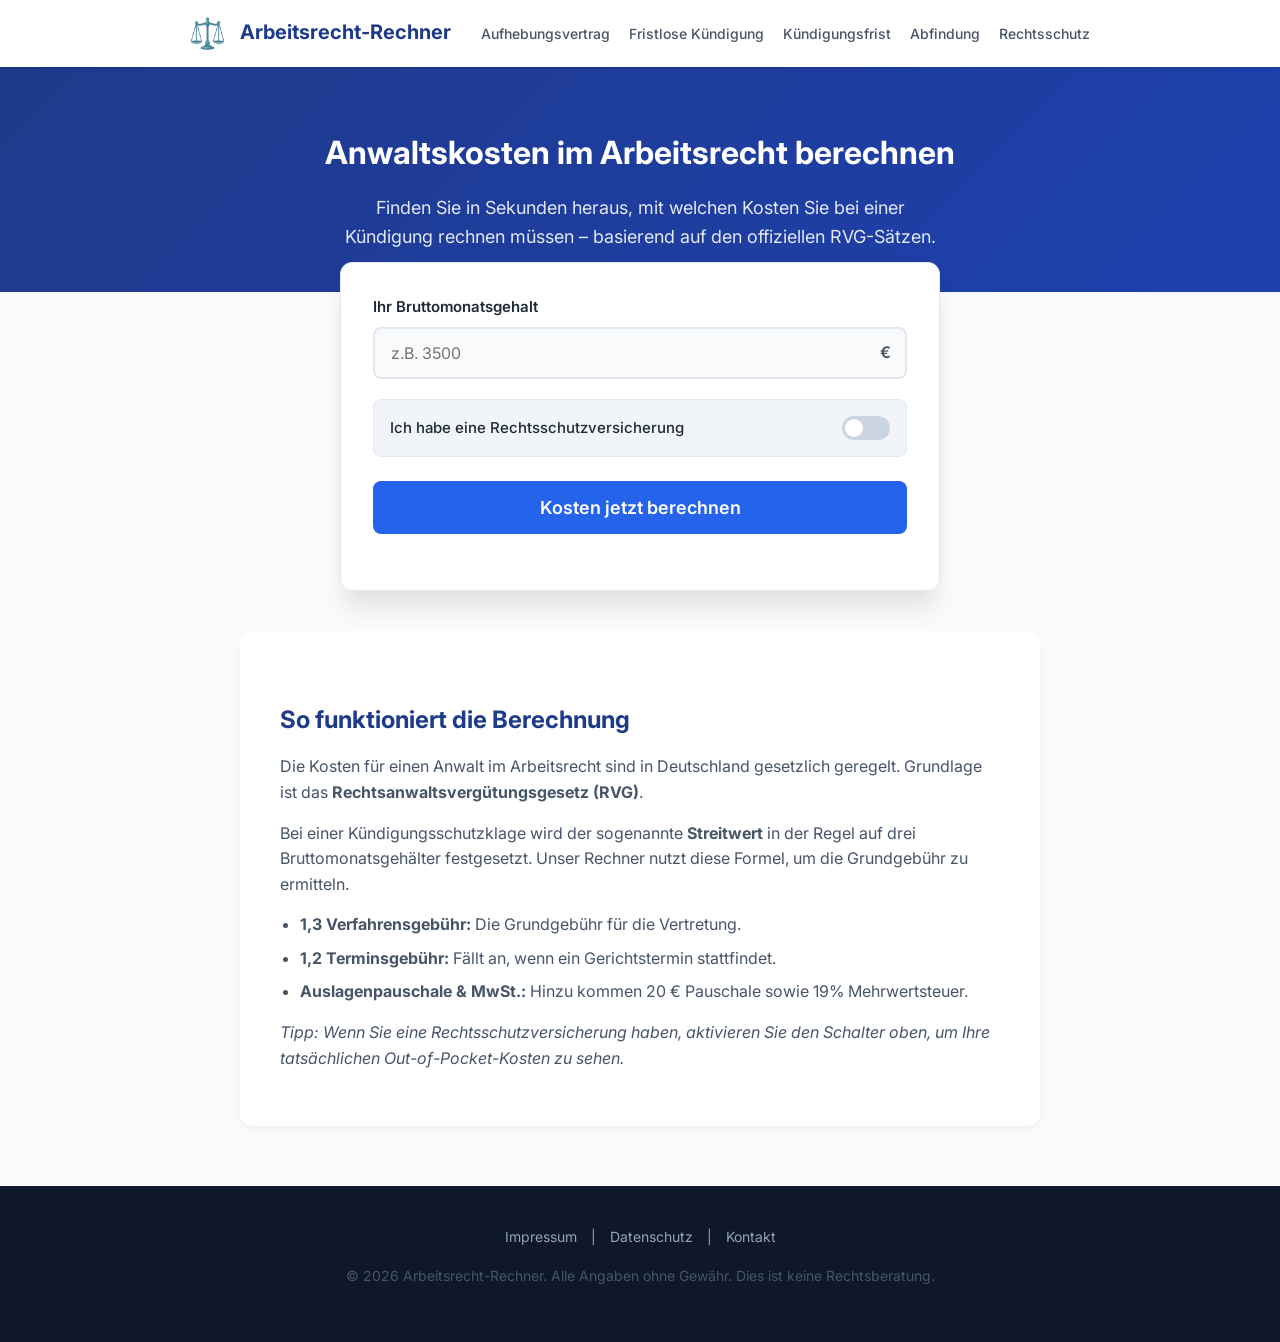
<file: index.html>
<!DOCTYPE html>
<html lang="de">
<head>
    <meta charset="UTF-8">
    <meta name="viewport" content="width=device-width, initial-scale=1.0">
    <title>Arbeitsrecht Kosten Rechner | Anwaltskosten berechnen</title>
        <link rel="icon" type="image/png" href="favicon.png">
    <link rel="preconnect" href="https://fonts.googleapis.com">
    <link rel="preconnect" href="https://fonts.gstatic.com" crossorigin>
    <link href="https://fonts.googleapis.com/css2?family=Inter:wght@400;500;600;700&display=swap" rel="stylesheet">
    <link rel="stylesheet" href="style.css">
</head>
<body>
<header>
    <div class="header-content">
        <a href="index.html" class="logo">
    <img src="logo.png" alt="Arbeitsrechtsrechner Logo" style="height: 35px; vertical-align: middle; margin-right: 10px;">
    Arbeitsrecht-Rechner
</a>
                <nav>
            <a href="aufhebungsvertrag.html">Aufhebungsvertrag</a>
            <a href="fristlose-kuendigung.html">Fristlose Kündigung</a>
            <a href="kuendigungsfrist.html">Kündigungsfrist</a> 
            <a href="abfindung.html">Abfindung</a>
            <a href="rechtsschutz.html">Rechtsschutz</a>
        </nav>
    </div>
</header>

<div class="hero">
    <h1>Anwaltskosten im Arbeitsrecht berechnen</h1>
    <p>Finden Sie in Sekunden heraus, mit welchen Kosten Sie bei einer Kündigung rechnen müssen – basierend auf den offiziellen RVG-Sätzen.</p>
</div>

<div class="calculator-container">
    <div class="form-group">
        <label for="gehalt">Ihr Bruttomonatsgehalt</label>
        <div class="input-wrapper">
            <input type="number" id="gehalt" placeholder="z.B. 3500">
            <span class="currency-symbol">€</span>
        </div>
    </div>
    <div class="toggle-group">
        <label class="toggle-label" for="hasInsurance">
            <span>Ich habe eine Rechtsschutzversicherung</span>
            <div class="switch">
                <input type="checkbox" id="hasInsurance" onchange="toggleInsurance()">
                <span class="slider"></span>
            </div>
        </label>
        <div id="insuranceInput" class="insurance-input">
            <label for="selbstbeteiligung" style="font-size: 14px;">Ihre Selbstbeteiligung (€)</label>
            <div class="input-wrapper">
                <input type="number" id="selbstbeteiligung" value="150">
                <span class="currency-symbol">€</span>
            </div>
        </div>
    </div>
    <button class="btn-calculate" onclick="calculate()">Kosten jetzt berechnen</button>

    <div id="resultBox" class="results-box">
        <div class="result-row"><span>Streitwert (3x Gehalt):</span><span id="out-streitwert"></span></div>
        <div class="result-row"><span>Anwaltskosten (Netto):</span><span id="out-netto"></span></div>
        <div class="result-row"><span>MwSt. (19%):</span><span id="out-mwst"></span></div>
        <div class="result-row total"><span>Gesamtkosten (Brutto):</span><span id="out-brutto"></span></div>
        <div id="insurance-result" class="insurance-result">
            <div class="result-row"><span>Ihre Eigenbeteiligung:</span><span id="out-eigenbeteiligung"></span></div>
        </div>
    </div>
</div>

<div class="container">
    <h2>So funktioniert die Berechnung</h2>
    <p>Die Kosten für einen Anwalt im Arbeitsrecht sind in Deutschland gesetzlich geregelt. Grundlage ist das <strong>Rechtsanwaltsvergütungsgesetz (RVG)</strong>.</p>
    <p>Bei einer Kündigungsschutzklage wird der sogenannte <strong>Streitwert</strong> in der Regel auf drei Bruttomonatsgehälter festgesetzt. Unser Rechner nutzt diese Formel, um die Grundgebühr zu ermitteln.</p>
    <ul>
        <li><strong>1,3 Verfahrensgebühr:</strong> Die Grundgebühr für die Vertretung.</li>
        <li><strong>1,2 Terminsgebühr:</strong> Fällt an, wenn ein Gerichtstermin stattfindet.</li>
        <li><strong>Auslagenpauschale & MwSt.:</strong> Hinzu kommen 20 € Pauschale sowie 19% Mehrwertsteuer.</li>
    </ul>
    <p><em>Tipp: Wenn Sie eine Rechtsschutzversicherung haben, aktivieren Sie den Schalter oben, um Ihre tatsächlichen Out-of-Pocket-Kosten zu sehen.</em></p>
</div>

<footer>
    <div class="footer-links">
        <a href="impressum.html">Impressum</a> | 
        <a href="datenschutz.html">Datenschutz</a> | 
        <a href="kontakt.html">Kontakt</a>
    </div>
    <p>&copy; 2026 Arbeitsrecht-Rechner. Alle Angaben ohne Gewähr. Dies ist keine Rechtsberatung.</p>
</footer>

<script>
    function getBaseFee(streitwert) {
        if (streitwert <= 500) return 51; if (streitwert <= 1000) return 88; if (streitwert <= 1500) return 126;
        if (streitwert <= 2000) return 164; if (streitwert <= 3000) return 222; if (streitwert <= 4000) return 280;
        if (streitwert <= 5000) return 338; if (streitwert <= 6000) return 396; if (streitwert <= 7000) return 454;
        if (streitwert <= 8000) return 512; if (streitwert <= 9000) return 570; if (streitwert <= 10000) return 628;
        let base = 628; let current = 10000; while (current < streitwert) { current += 2000; base += 56; } return base;
    }
    function toggleInsurance() {
        const isChecked = document.getElementById('hasInsurance').checked;
        document.getElementById('insuranceInput').style.display = isChecked ? 'block' : 'none';
        document.getElementById('insurance-result').style.display = isChecked ? 'block' : 'none';
        calculate();
    }
    function formatEuro(value) { return value.toLocaleString('de-DE', { style: 'currency', currency: 'EUR' }); }
    function calculate() {
        const gehalt = parseFloat(document.getElementById('gehalt').value);
        const resultBox = document.getElementById('resultBox');
        if (isNaN(gehalt) || gehalt <= 0) { resultBox.classList.remove('active'); return; }
        const streitwert = gehalt * 3;
        const baseFee = getBaseFee(streitwert);
        const netto = (baseFee * 1.3) + (baseFee * 1.2) + 20;
        const mwst = netto * 0.19;
        const brutto = netto + mwst;
        document.getElementById('out-streitwert').innerText = formatEuro(streitwert);
        document.getElementById('out-netto').innerText = formatEuro(netto);
        document.getElementById('out-mwst').innerText = formatEuro(mwst);
        document.getElementById('out-brutto').innerText = formatEuro(brutto);
        if (document.getElementById('hasInsurance').checked) {
            const sb = parseFloat(document.getElementById('selbstbeteiligung').value) || 0;
            document.getElementById('out-eigenbeteiligung').innerText = formatEuro(brutto < sb ? brutto : sb);
        }
        resultBox.classList.add('active');
    }
</script>
</body>
</html>
</file>
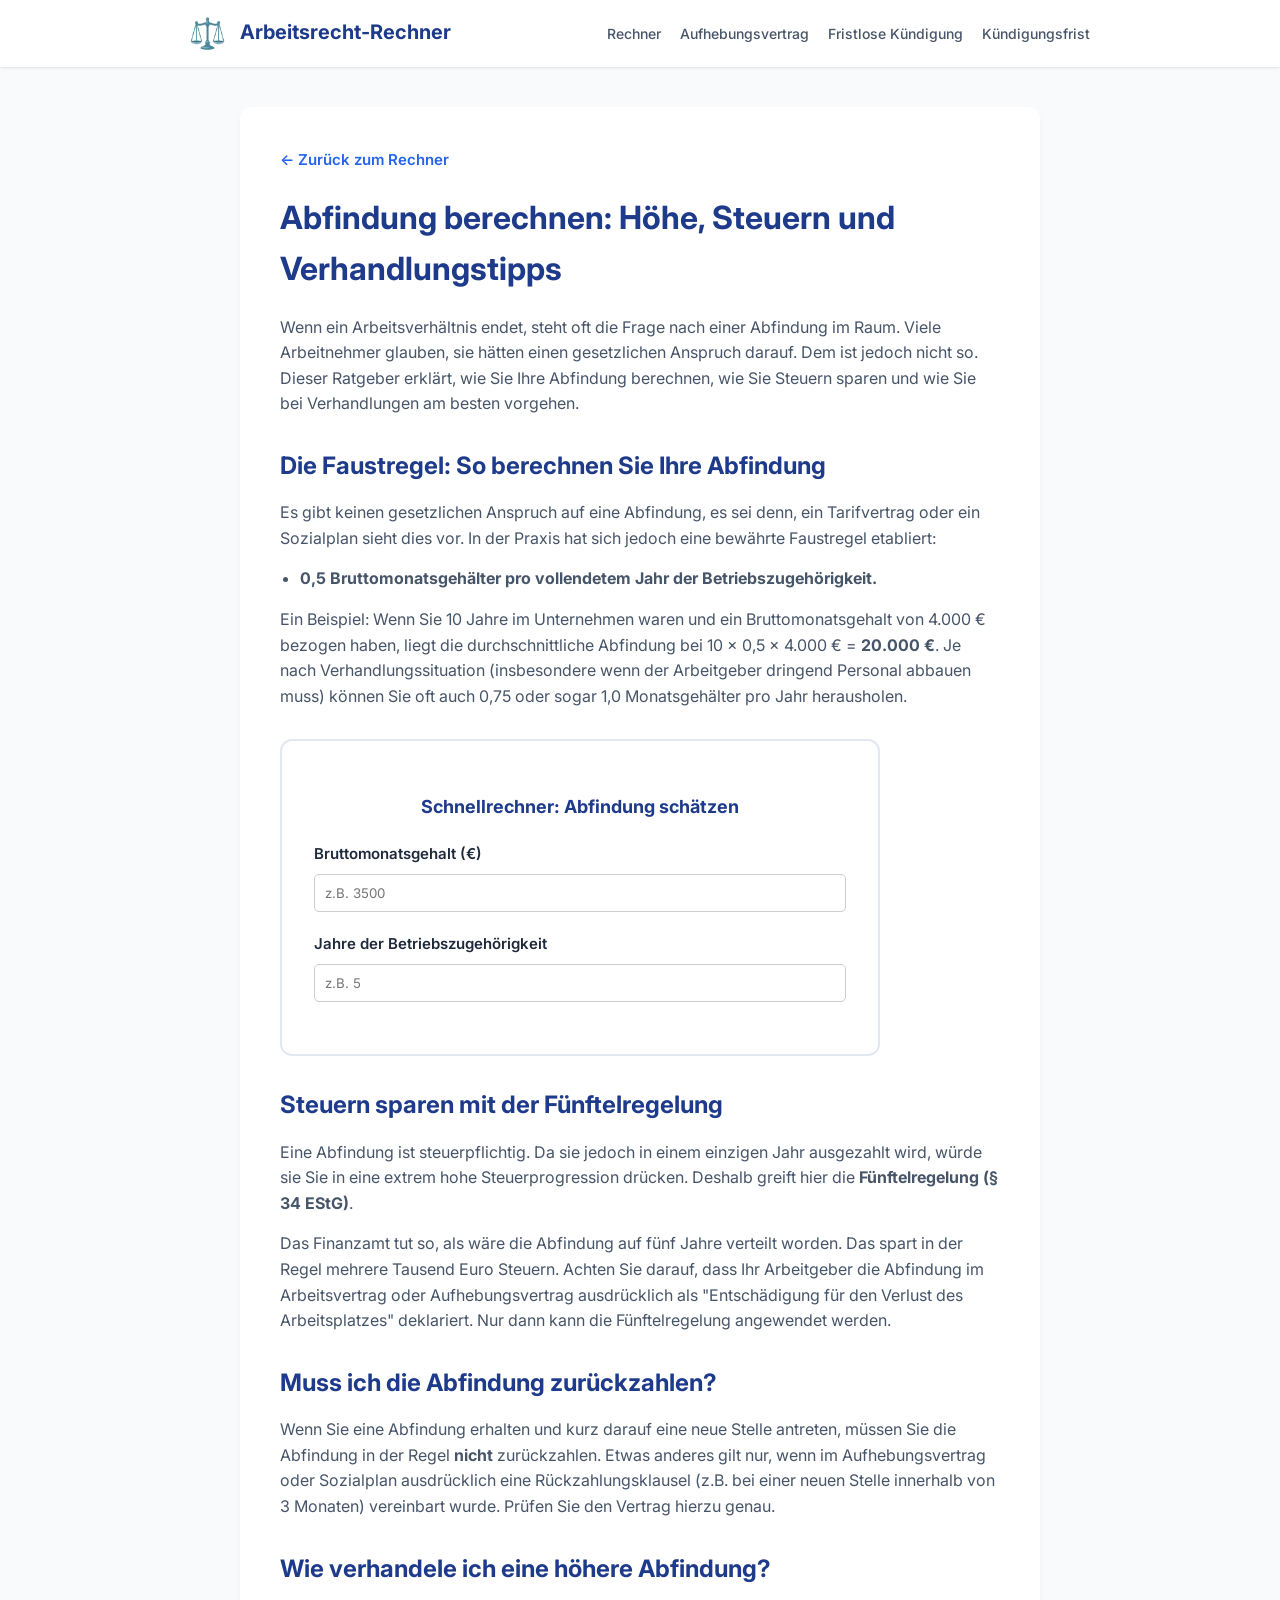
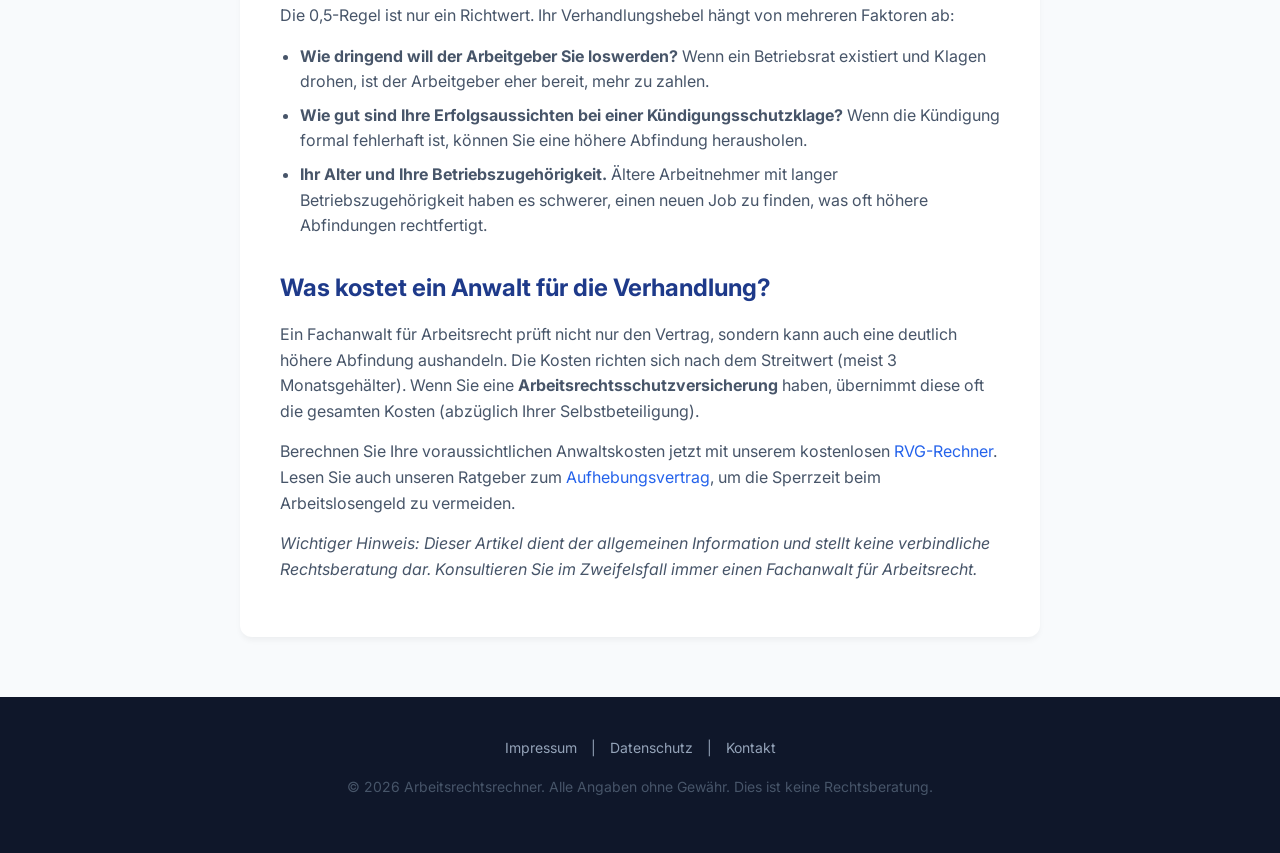
<file: abfindung.html>
<!DOCTYPE html>
<html lang="de">
<head>
    <meta charset="UTF-8">
    <meta name="viewport" content="width=device-width, initial-scale=1.0">
    <title>Abfindung berechnen: Höhe, Steuern und Verhandlungstipps</title>
        <link rel="icon" type="image/png" href="favicon.png">
    <meta name="description" content="Wie hoch ist meine Abfindung? Berechnen Sie Ihre Abfindung nach der 0,5-Regel. Tipps zur Fünftelregelung (Steuern) und wie Sie mehr Abfindung verhandeln.">
    <link href="https://fonts.googleapis.com/css2?family=Inter:wght@400;500;600;700&display=swap" rel="stylesheet">
    <link rel="stylesheet" href="style.css">

    <!-- SEO Schema Markup -->
    <script type="application/ld+json">
    {
      "@context": "https://schema.org",
      "@type": "Article",
      "headline": "Abfindung berechnen: Höhe, Steuern und Verhandlungstipps",
      "description": "Wie hoch ist meine Abfindung? Berechnen Sie Ihre Abfindung nach der 0,5-Regel. Tipps zur Fünftelregelung (Steuern) und wie Sie mehr Abfindung verhandeln.",
      "inLanguage": "de-DE",
      "datePublished": "2026-10-18",
      "dateModified": "2026-10-18",
      "author": {
        "@type": "Organization",
        "name": "Arbeitsrecht-Rechner"
      },
      "publisher": {
        "@type": "Organization",
        "name": "Arbeitsrecht-Rechner"
      },
      "mainEntityOfPage": {
        "@type": "WebPage",
        "@id": "https://arbeitsrechtrechner.de/abfindung.html"
      }
    }
    </script>
    <style>
        table { width: 100%; border-collapse: collapse; margin: 20px 0; }
        th, td { border: 1px solid var(--border); padding: 10px; text-align: left; }
        th { background-color: #f8fafc; font-weight: 600; }
        blockquote { background-color: #f1f5f9; border-left: 4px solid var(--primary-light); padding: 15px 20px; margin: 20px 0; border-radius: 0 8px 8px 0; color: var(--text-main); }
    </style>
</head>
<body>
<header>
    <div class="header-content">
        <a href="index.html" class="logo">
    <img src="logo.png" alt="Arbeitsrechtsrechner Logo" style="height: 35px; vertical-align: middle; margin-right: 10px;">
    Arbeitsrecht-Rechner
</a>
        <nav>
            <a href="index.html">Rechner</a>
            <a href="aufhebungsvertrag.html">Aufhebungsvertrag</a>
            <a href="fristlose-kuendigung.html">Fristlose Kündigung</a>
            <a href="kuendigungsfrist.html">Kündigungsfrist</a>
        </nav>
    </div>
</header>

<div class="container">
    <a href="index.html" class="back-link">← Zurück zum Rechner</a>
    
    <article>
      <h1>Abfindung berechnen: Höhe, Steuern und Verhandlungstipps</h1>

      <p>Wenn ein Arbeitsverhältnis endet, steht oft die Frage nach einer Abfindung im Raum. Viele Arbeitnehmer glauben, sie hätten einen gesetzlichen Anspruch darauf. Dem ist jedoch nicht so. Dieser Ratgeber erklärt, wie Sie Ihre Abfindung berechnen, wie Sie Steuern sparen und wie Sie bei Verhandlungen am besten vorgehen.</p>

      <h2>Die Faustregel: So berechnen Sie Ihre Abfindung</h2>
      <p>Es gibt keinen gesetzlichen Anspruch auf eine Abfindung, es sei denn, ein Tarifvertrag oder ein Sozialplan sieht dies vor. In der Praxis hat sich jedoch eine bewährte Faustregel etabliert:</p>
      <ul>
        <li><strong>0,5 Bruttomonatsgehälter pro vollendetem Jahr der Betriebszugehörigkeit.</strong></li>
      </ul>
      <p>Ein Beispiel: Wenn Sie 10 Jahre im Unternehmen waren und ein Bruttomonatsgehalt von 4.000 € bezogen haben, liegt die durchschnittliche Abfindung bei 10 x 0,5 x 4.000 € = <strong>20.000 €</strong>. Je nach Verhandlungssituation (insbesondere wenn der Arbeitgeber dringend Personal abbauen muss) können Sie oft auch 0,75 oder sogar 1,0 Monatsgehälter pro Jahr herausholen.</p>

      <!-- Mini-Calculator -->
      <div class="calculator-container" style="margin: 30px 0; box-shadow: none; border: 2px solid var(--border);">
        <h3 style="text-align: center; margin-bottom: 20px; color: var(--primary);">Schnellrechner: Abfindung schätzen</h3>
        <div class="form-group">
            <label>Bruttomonatsgehalt (€)</label>
            <input type="number" id="abfGehalt" placeholder="z.B. 3500" oninput="calcAbfindung()" style="width: 100%; padding: 10px; border: 1px solid #ccc; border-radius: 5px;">
        </div>
        <div class="form-group">
            <label>Jahre der Betriebszugehörigkeit</label>
            <input type="number" id="abfJahre" placeholder="z.B. 5" oninput="calcAbfindung()" style="width: 100%; padding: 10px; border: 1px solid #ccc; border-radius: 5px;">
        </div>
        <div class="results-box active" id="abfResult" style="display:none; background:#e0f2fe; border-color:#bae6fd; padding: 15px; border-radius: 5px;">
            <div class="result-row total" style="color:var(--primary); border-top:none; font-size:20px; font-weight: bold; display:flex; justify-content:space-between;">
                <span>Geschätzte Abfindung:</span><span id="abfOut">0,00 €</span>
            </div>
        </div>
      </div>

      <h2>Steuern sparen mit der Fünftelregelung</h2>
      <p>Eine Abfindung ist steuerpflichtig. Da sie jedoch in einem einzigen Jahr ausgezahlt wird, würde sie Sie in eine extrem hohe Steuerprogression drücken. Deshalb greift hier die <strong>Fünftelregelung (§ 34 EStG)</strong>.</p>
      <p>Das Finanzamt tut so, als wäre die Abfindung auf fünf Jahre verteilt worden. Das spart in der Regel mehrere Tausend Euro Steuern. Achten Sie darauf, dass Ihr Arbeitgeber die Abfindung im Arbeitsvertrag oder Aufhebungsvertrag ausdrücklich als "Entschädigung für den Verlust des Arbeitsplatzes" deklariert. Nur dann kann die Fünftelregelung angewendet werden.</p>

      <h2>Muss ich die Abfindung zurückzahlen?</h2>
      <p>Wenn Sie eine Abfindung erhalten und kurz darauf eine neue Stelle antreten, müssen Sie die Abfindung in der Regel <strong>nicht</strong> zurückzahlen. Etwas anderes gilt nur, wenn im Aufhebungsvertrag oder Sozialplan ausdrücklich eine Rückzahlungsklausel (z.B. bei einer neuen Stelle innerhalb von 3 Monaten) vereinbart wurde. Prüfen Sie den Vertrag hierzu genau.</p>

      <h2>Wie verhandele ich eine höhere Abfindung?</h2>
      <p>Die 0,5-Regel ist nur ein Richtwert. Ihr Verhandlungshebel hängt von mehreren Faktoren ab:</p>
      <ul>
        <li><strong>Wie dringend will der Arbeitgeber Sie loswerden?</strong> Wenn ein Betriebsrat existiert und Klagen drohen, ist der Arbeitgeber eher bereit, mehr zu zahlen.</li>
        <li><strong>Wie gut sind Ihre Erfolgsaussichten bei einer Kündigungsschutzklage?</strong> Wenn die Kündigung formal fehlerhaft ist, können Sie eine höhere Abfindung herausholen.</li>
        <li><strong>Ihr Alter und Ihre Betriebszugehörigkeit.</strong> Ältere Arbeitnehmer mit langer Betriebszugehörigkeit haben es schwerer, einen neuen Job zu finden, was oft höhere Abfindungen rechtfertigt.</li>
      </ul>

      <h2>Was kostet ein Anwalt für die Verhandlung?</h2>
      <p>Ein Fachanwalt für Arbeitsrecht prüft nicht nur den Vertrag, sondern kann auch eine deutlich höhere Abfindung aushandeln. Die Kosten richten sich nach dem Streitwert (meist 3 Monatsgehälter). Wenn Sie eine <strong>Arbeitsrechtsschutzversicherung</strong> haben, übernimmt diese oft die gesamten Kosten (abzüglich Ihrer Selbstbeteiligung).</p>
      <p>Berechnen Sie Ihre voraussichtlichen Anwaltskosten jetzt mit unserem kostenlosen <a href="index.html">RVG-Rechner</a>. Lesen Sie auch unseren Ratgeber zum <a href="aufhebungsvertrag.html">Aufhebungsvertrag</a>, um die Sperrzeit beim Arbeitslosengeld zu vermeiden.</p>

      <p><em>Wichtiger Hinweis: Dieser Artikel dient der allgemeinen Information und stellt keine verbindliche Rechtsberatung dar. Konsultieren Sie im Zweifelsfall immer einen Fachanwalt für Arbeitsrecht.</em></p>
    </article>
</div>

<footer>
    <div class="footer-links">
        <a href="impressum.html">Impressum</a> | 
        <a href="datenschutz.html">Datenschutz</a> | 
        <a href="kontakt.html">Kontakt</a>
    </div>
    <p>&copy; 2026 Arbeitsrechtsrechner. Alle Angaben ohne Gewähr. Dies ist keine Rechtsberatung.</p>
</footer>

<script>
    function calcAbfindung() {
        const g = parseFloat(document.getElementById('abfGehalt').value);
        const j = parseFloat(document.getElementById('abfJahre').value);
        const box = document.getElementById('abfResult');
        if (g > 0 && j > 0) {
            const val = g * 0.5 * j;
            document.getElementById('abfOut').innerText = val.toLocaleString('de-DE', { style: 'currency', currency: 'EUR' });
            box.style.display = 'block';
        } else { box.style.display = 'none'; }
    }
</script>
</body>
</html>
</file>
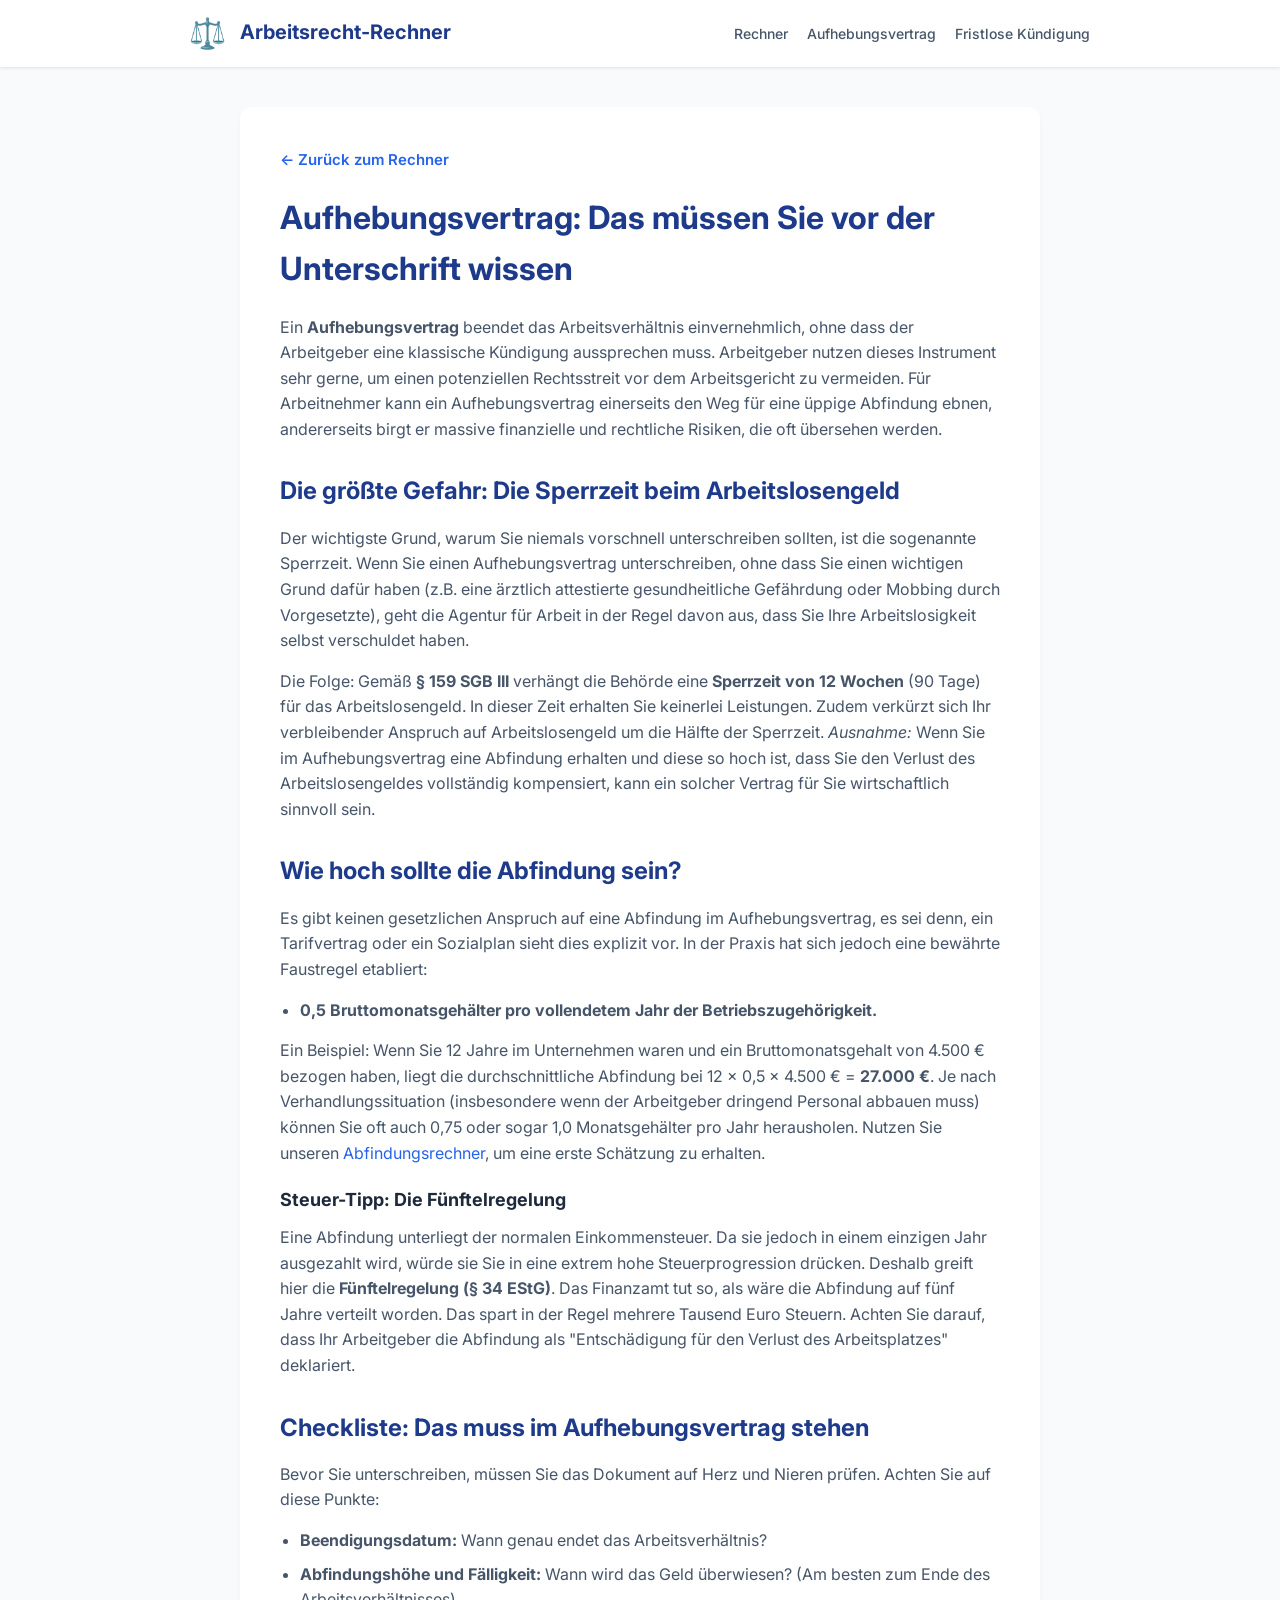
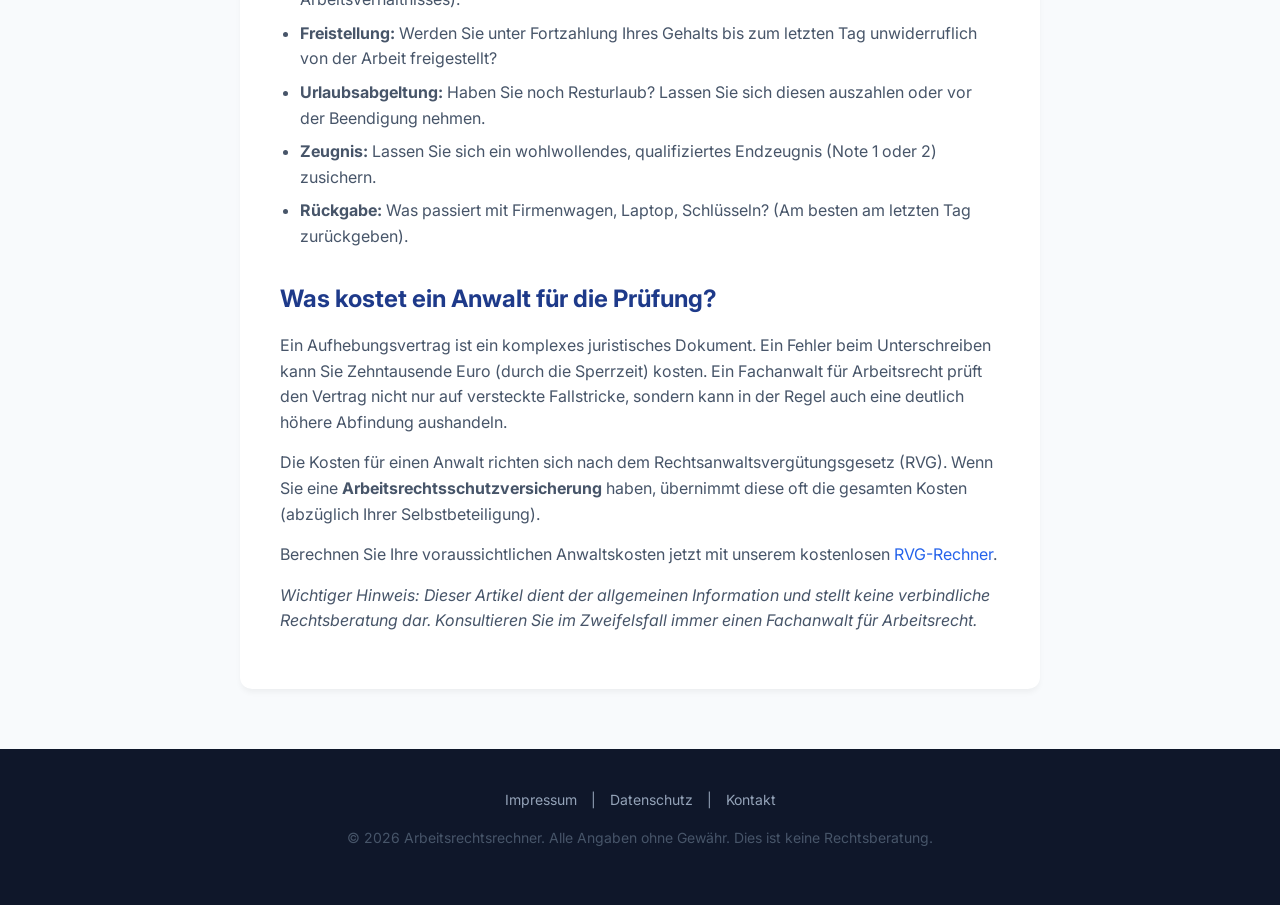
<file: aufhebungsvertrag.html>
<!DOCTYPE html>
<html lang="de">
<head>
    <meta charset="UTF-8">
    <meta name="viewport" content="width=device-width, initial-scale=1.0">
    <title>Aufhebungsvertrag 2026: Sperrzeit, Abfindung & Rechte</title>
        <link rel="icon" type="image/png" href="favicon.png">
    <meta name="description" content="Alles zum Aufhebungsvertrag: Droht eine Sperrzeit beim Arbeitslosengeld? Wie hoch ist meine Abfindung? Was ein Anwalt kostet und eine Checkliste vor der Unterschrift.">
    <link href="https://fonts.googleapis.com/css2?family=Inter:wght@400;500;600;700&display=swap" rel="stylesheet">
    <link rel="stylesheet" href="style.css">
</head>
<body>
<header>
    <div class="header-content">
        <a href="index.html" class="logo">
    <img src="logo.png" alt="Arbeitsrechtsrechner Logo" style="height: 35px; vertical-align: middle; margin-right: 10px;">
    Arbeitsrecht-Rechner
</a>
        <nav>
            <a href="index.html">Rechner</a>
            <a href="aufhebungsvertrag.html">Aufhebungsvertrag</a>
            <a href="fristlose-kuendigung.html">Fristlose Kündigung</a>
        </nav>
    </div>
</header>

<div class="container">
    <a href="index.html" class="back-link">← Zurück zum Rechner</a>
    <h1>Aufhebungsvertrag: Das müssen Sie vor der Unterschrift wissen</h1>
    
    <p>Ein <strong>Aufhebungsvertrag</strong> beendet das Arbeitsverhältnis einvernehmlich, ohne dass der Arbeitgeber eine klassische Kündigung aussprechen muss. Arbeitgeber nutzen dieses Instrument sehr gerne, um einen potenziellen Rechtsstreit vor dem Arbeitsgericht zu vermeiden. Für Arbeitnehmer kann ein Aufhebungsvertrag einerseits den Weg für eine üppige Abfindung ebnen, andererseits birgt er massive finanzielle und rechtliche Risiken, die oft übersehen werden.</p>

    <h2>Die größte Gefahr: Die Sperrzeit beim Arbeitslosengeld</h2>
    <p>Der wichtigste Grund, warum Sie niemals vorschnell unterschreiben sollten, ist die sogenannte Sperrzeit. Wenn Sie einen Aufhebungsvertrag unterschreiben, ohne dass Sie einen wichtigen Grund dafür haben (z.B. eine ärztlich attestierte gesundheitliche Gefährdung oder Mobbing durch Vorgesetzte), geht die Agentur für Arbeit in der Regel davon aus, dass Sie Ihre Arbeitslosigkeit selbst verschuldet haben.</p>
    <p>Die Folge: Gemäß <strong>§ 159 SGB III</strong> verhängt die Behörde eine <strong>Sperrzeit von 12 Wochen</strong> (90 Tage) für das Arbeitslosengeld. In dieser Zeit erhalten Sie keinerlei Leistungen. Zudem verkürzt sich Ihr verbleibender Anspruch auf Arbeitslosengeld um die Hälfte der Sperrzeit. <em>Ausnahme:</em> Wenn Sie im Aufhebungsvertrag eine Abfindung erhalten und diese so hoch ist, dass Sie den Verlust des Arbeitslosengeldes vollständig kompensiert, kann ein solcher Vertrag für Sie wirtschaftlich sinnvoll sein.</p>

    <h2>Wie hoch sollte die Abfindung sein?</h2>
    <p>Es gibt keinen gesetzlichen Anspruch auf eine Abfindung im Aufhebungsvertrag, es sei denn, ein Tarifvertrag oder ein Sozialplan sieht dies explizit vor. In der Praxis hat sich jedoch eine bewährte Faustregel etabliert:</p>
    <ul>
        <li><strong>0,5 Bruttomonatsgehälter pro vollendetem Jahr der Betriebszugehörigkeit.</strong></li>
    </ul>
    <p>Ein Beispiel: Wenn Sie 12 Jahre im Unternehmen waren und ein Bruttomonatsgehalt von 4.500 € bezogen haben, liegt die durchschnittliche Abfindung bei 12 x 0,5 x 4.500 € = <strong>27.000 €</strong>. Je nach Verhandlungssituation (insbesondere wenn der Arbeitgeber dringend Personal abbauen muss) können Sie oft auch 0,75 oder sogar 1,0 Monatsgehälter pro Jahr herausholen. Nutzen Sie unseren <a href="abfindung.html">Abfindungsrechner</a>, um eine erste Schätzung zu erhalten.</p>

    <h3>Steuer-Tipp: Die Fünftelregelung</h3>
    <p>Eine Abfindung unterliegt der normalen Einkommensteuer. Da sie jedoch in einem einzigen Jahr ausgezahlt wird, würde sie Sie in eine extrem hohe Steuerprogression drücken. Deshalb greift hier die <strong>Fünftelregelung (§ 34 EStG)</strong>. Das Finanzamt tut so, als wäre die Abfindung auf fünf Jahre verteilt worden. Das spart in der Regel mehrere Tausend Euro Steuern. Achten Sie darauf, dass Ihr Arbeitgeber die Abfindung als "Entschädigung für den Verlust des Arbeitsplatzes" deklariert.</p>

    <h2>Checkliste: Das muss im Aufhebungsvertrag stehen</h2>
    <p>Bevor Sie unterschreiben, müssen Sie das Dokument auf Herz und Nieren prüfen. Achten Sie auf diese Punkte:</p>
    <ul>
        <li><strong>Beendigungsdatum:</strong> Wann genau endet das Arbeitsverhältnis?</li>
        <li><strong>Abfindungshöhe und Fälligkeit:</strong> Wann wird das Geld überwiesen? (Am besten zum Ende des Arbeitsverhältnisses).</li>
        <li><strong>Freistellung:</strong> Werden Sie unter Fortzahlung Ihres Gehalts bis zum letzten Tag unwiderruflich von der Arbeit freigestellt?</li>
        <li><strong>Urlaubsabgeltung:</strong> Haben Sie noch Resturlaub? Lassen Sie sich diesen auszahlen oder vor der Beendigung nehmen.</li>
        <li><strong>Zeugnis:</strong> Lassen Sie sich ein wohlwollendes, qualifiziertes Endzeugnis (Note 1 oder 2) zusichern.</li>
        <li><strong>Rückgabe:</strong> Was passiert mit Firmenwagen, Laptop, Schlüsseln? (Am besten am letzten Tag zurückgeben).</li>
    </ul>

    <h2>Was kostet ein Anwalt für die Prüfung?</h2>
    <p>Ein Aufhebungsvertrag ist ein komplexes juristisches Dokument. Ein Fehler beim Unterschreiben kann Sie Zehntausende Euro (durch die Sperrzeit) kosten. Ein Fachanwalt für Arbeitsrecht prüft den Vertrag nicht nur auf versteckte Fallstricke, sondern kann in der Regel auch eine deutlich höhere Abfindung aushandeln.</p>
    <p>Die Kosten für einen Anwalt richten sich nach dem Rechtsanwaltsvergütungsgesetz (RVG). Wenn Sie eine <strong>Arbeitsrechtsschutzversicherung</strong> haben, übernimmt diese oft die gesamten Kosten (abzüglich Ihrer Selbstbeteiligung).</p>
    <p>Berechnen Sie Ihre voraussichtlichen Anwaltskosten jetzt mit unserem kostenlosen <a href="index.html">RVG-Rechner</a>.</p>

    <p><em>Wichtiger Hinweis: Dieser Artikel dient der allgemeinen Information und stellt keine verbindliche Rechtsberatung dar. Konsultieren Sie im Zweifelsfall immer einen Fachanwalt für Arbeitsrecht.</em></p>
</div>

<footer>
    <div class="footer-links">
        <a href="impressum.html">Impressum</a> | 
        <a href="datenschutz.html">Datenschutz</a> | 
        <a href="kontakt.html">Kontakt</a>
    </div>
    <p>&copy; 2026 Arbeitsrechtsrechner. Alle Angaben ohne Gewähr. Dies ist keine Rechtsberatung.</p>
</footer>
</body>
</html>
</file>
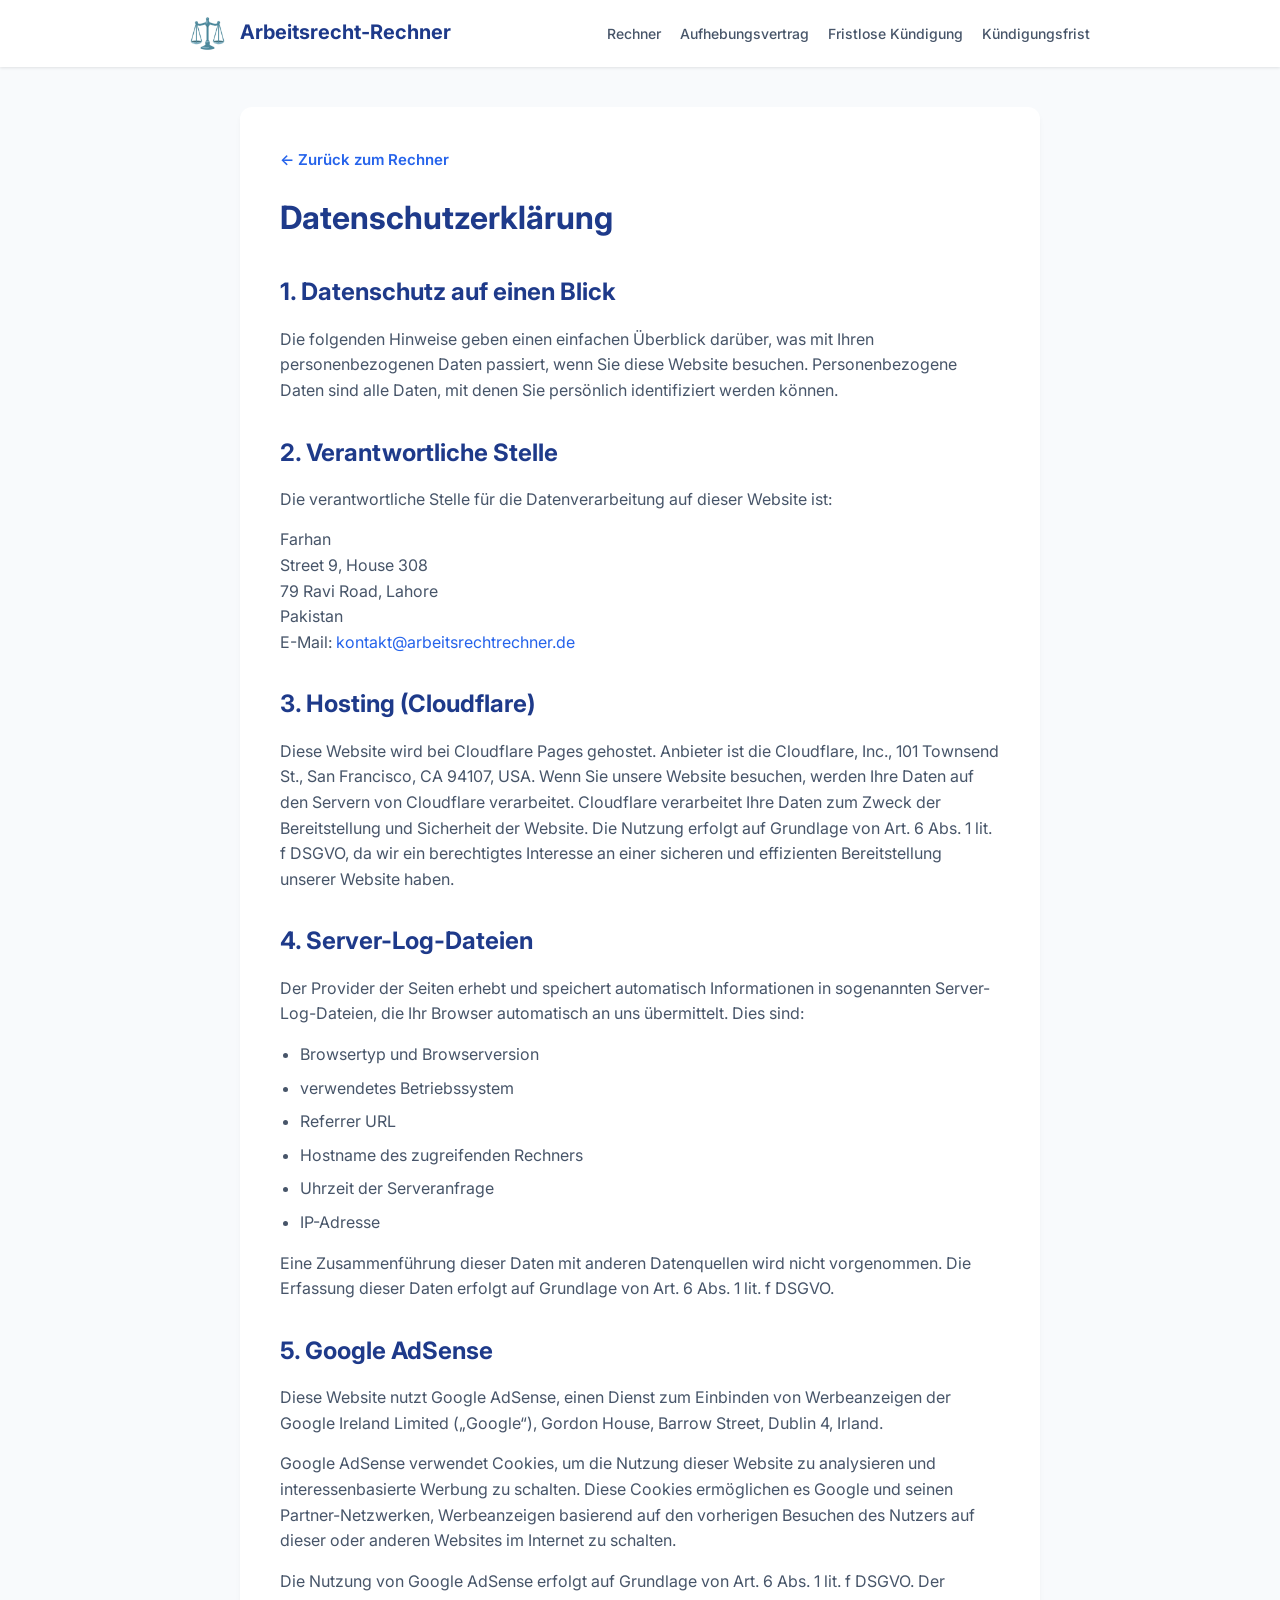
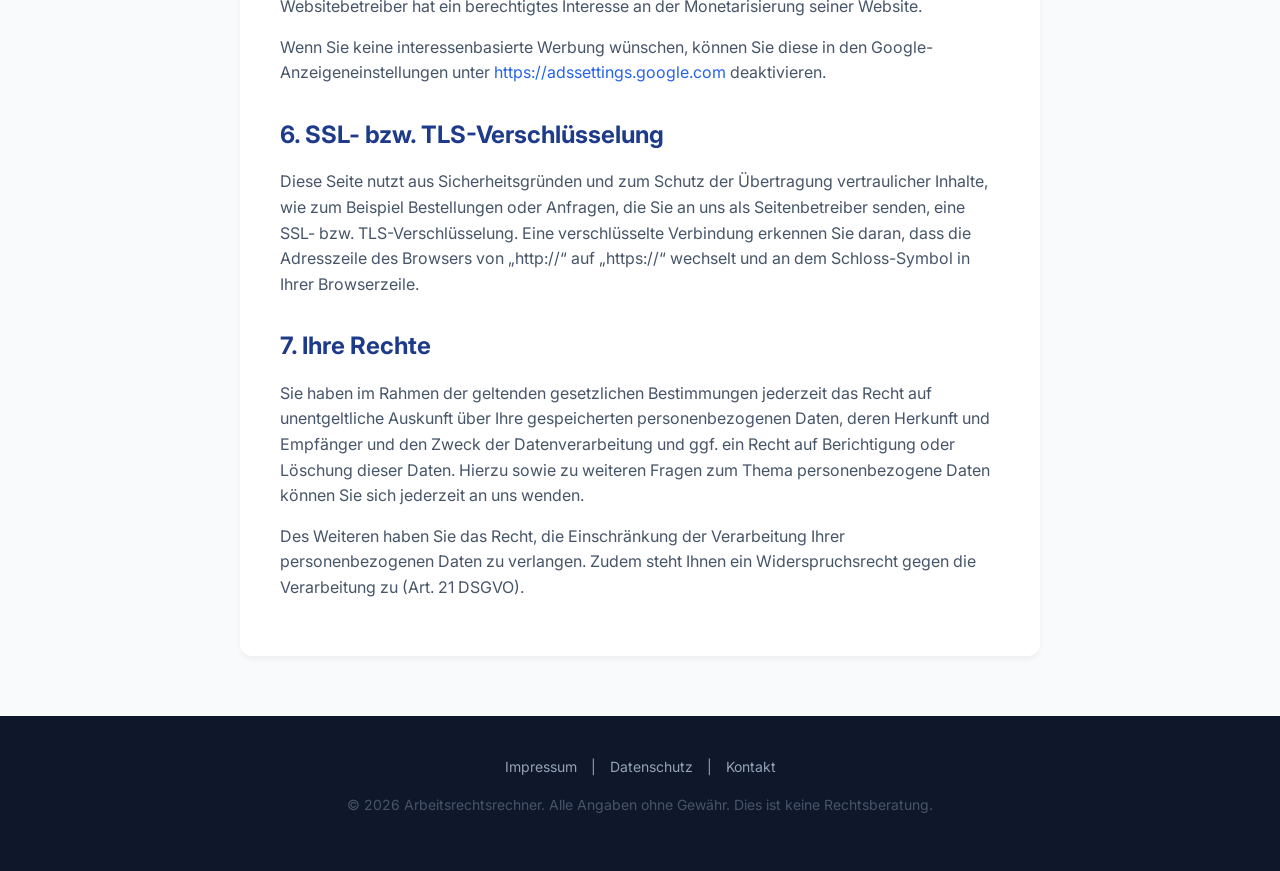
<file: datenschutz.html>
<!DOCTYPE html>
<html lang="de">
<head>
    <meta charset="UTF-8">
    <meta name="viewport" content="width=device-width, initial-scale=1.0">
    <title>Datenschutzerklärung | Arbeitsrechtsrechner</title>
        <link rel="icon" type="image/png" href="favicon.png">
    <meta name="robots" content="noindex, follow">
    <link href="https://fonts.googleapis.com/css2?family=Inter:wght@400;500;600;700&display=swap" rel="stylesheet">
    <link rel="stylesheet" href="style.css">
</head>
<body>
<header>
    <div class="header-content">
        <a href="index.html" class="logo">
    <img src="logo.png" alt="Arbeitsrechtsrechner Logo" style="height: 35px; vertical-align: middle; margin-right: 10px;">
    Arbeitsrecht-Rechner
</a>
        <nav>
            <a href="index.html">Rechner</a>
            <a href="aufhebungsvertrag.html">Aufhebungsvertrag</a>
            <a href="fristlose-kuendigung.html">Fristlose Kündigung</a>
            <a href="kuendigungsfrist.html">Kündigungsfrist</a>
        </nav>
    </div>
</header>

<div class="container">
    <a href="index.html" class="back-link">← Zurück zum Rechner</a>
    
    <h1>Datenschutzerklärung</h1>
    
    <h2>1. Datenschutz auf einen Blick</h2>
    <p>Die folgenden Hinweise geben einen einfachen Überblick darüber, was mit Ihren personenbezogenen Daten passiert, wenn Sie diese Website besuchen. Personenbezogene Daten sind alle Daten, mit denen Sie persönlich identifiziert werden können.</p>

    <h2>2. Verantwortliche Stelle</h2>
    <p>Die verantwortliche Stelle für die Datenverarbeitung auf dieser Website ist:</p>
    <p>
        Farhan<br>
        Street 9, House 308<br>
        79 Ravi Road, Lahore<br>
        Pakistan<br>
        E-Mail: <a href="mailto:kontakt@arbeitsrechtrechner.de">kontakt@arbeitsrechtrechner.de</a>
    </p>

    <h2>3. Hosting (Cloudflare)</h2>
    <p>Diese Website wird bei Cloudflare Pages gehostet. Anbieter ist die Cloudflare, Inc., 101 Townsend St., San Francisco, CA 94107, USA. Wenn Sie unsere Website besuchen, werden Ihre Daten auf den Servern von Cloudflare verarbeitet. Cloudflare verarbeitet Ihre Daten zum Zweck der Bereitstellung und Sicherheit der Website. Die Nutzung erfolgt auf Grundlage von Art. 6 Abs. 1 lit. f DSGVO, da wir ein berechtigtes Interesse an einer sicheren und effizienten Bereitstellung unserer Website haben.</p>

    <h2>4. Server-Log-Dateien</h2>
    <p>Der Provider der Seiten erhebt und speichert automatisch Informationen in sogenannten Server-Log-Dateien, die Ihr Browser automatisch an uns übermittelt. Dies sind:</p>
    <ul>
        <li>Browsertyp und Browserversion</li>
        <li>verwendetes Betriebssystem</li>
        <li>Referrer URL</li>
        <li>Hostname des zugreifenden Rechners</li>
        <li>Uhrzeit der Serveranfrage</li>
        <li>IP-Adresse</li>
    </ul>
    <p>Eine Zusammenführung dieser Daten mit anderen Datenquellen wird nicht vorgenommen. Die Erfassung dieser Daten erfolgt auf Grundlage von Art. 6 Abs. 1 lit. f DSGVO.</p>

    <h2>5. Google AdSense</h2>
    <p>Diese Website nutzt Google AdSense, einen Dienst zum Einbinden von Werbeanzeigen der Google Ireland Limited („Google“), Gordon House, Barrow Street, Dublin 4, Irland.</p>
    <p>Google AdSense verwendet Cookies, um die Nutzung dieser Website zu analysieren und interessenbasierte Werbung zu schalten. Diese Cookies ermöglichen es Google und seinen Partner-Netzwerken, Werbeanzeigen basierend auf den vorherigen Besuchen des Nutzers auf dieser oder anderen Websites im Internet zu schalten.</p>
    <p>Die Nutzung von Google AdSense erfolgt auf Grundlage von Art. 6 Abs. 1 lit. f DSGVO. Der Websitebetreiber hat ein berechtigtes Interesse an der Monetarisierung seiner Website.</p>
    <p>Wenn Sie keine interessenbasierte Werbung wünschen, können Sie diese in den Google-Anzeigeneinstellungen unter <a href="https://adssettings.google.com" target="_blank" rel="noopener noreferrer">https://adssettings.google.com</a> deaktivieren.</p>

    <h2>6. SSL- bzw. TLS-Verschlüsselung</h2>
    <p>Diese Seite nutzt aus Sicherheitsgründen und zum Schutz der Übertragung vertraulicher Inhalte, wie zum Beispiel Bestellungen oder Anfragen, die Sie an uns als Seitenbetreiber senden, eine SSL- bzw. TLS-Verschlüsselung. Eine verschlüsselte Verbindung erkennen Sie daran, dass die Adresszeile des Browsers von „http://“ auf „https://“ wechselt und an dem Schloss-Symbol in Ihrer Browserzeile.</p>

    <h2>7. Ihre Rechte</h2>
    <p>Sie haben im Rahmen der geltenden gesetzlichen Bestimmungen jederzeit das Recht auf unentgeltliche Auskunft über Ihre gespeicherten personenbezogenen Daten, deren Herkunft und Empfänger und den Zweck der Datenverarbeitung und ggf. ein Recht auf Berichtigung oder Löschung dieser Daten. Hierzu sowie zu weiteren Fragen zum Thema personenbezogene Daten können Sie sich jederzeit an uns wenden.</p>
    <p>Des Weiteren haben Sie das Recht, die Einschränkung der Verarbeitung Ihrer personenbezogenen Daten zu verlangen. Zudem steht Ihnen ein Widerspruchsrecht gegen die Verarbeitung zu (Art. 21 DSGVO).</p>
</div>

<footer>
    <div class="footer-links">
        <a href="impressum.html">Impressum</a> | 
        <a href="datenschutz.html">Datenschutz</a> | 
        <a href="kontakt.html">Kontakt</a>
    </div>
    <p>&copy; 2026 Arbeitsrechtsrechner. Alle Angaben ohne Gewähr. Dies ist keine Rechtsberatung.</p>
</footer>
</body>
</html>
</file>
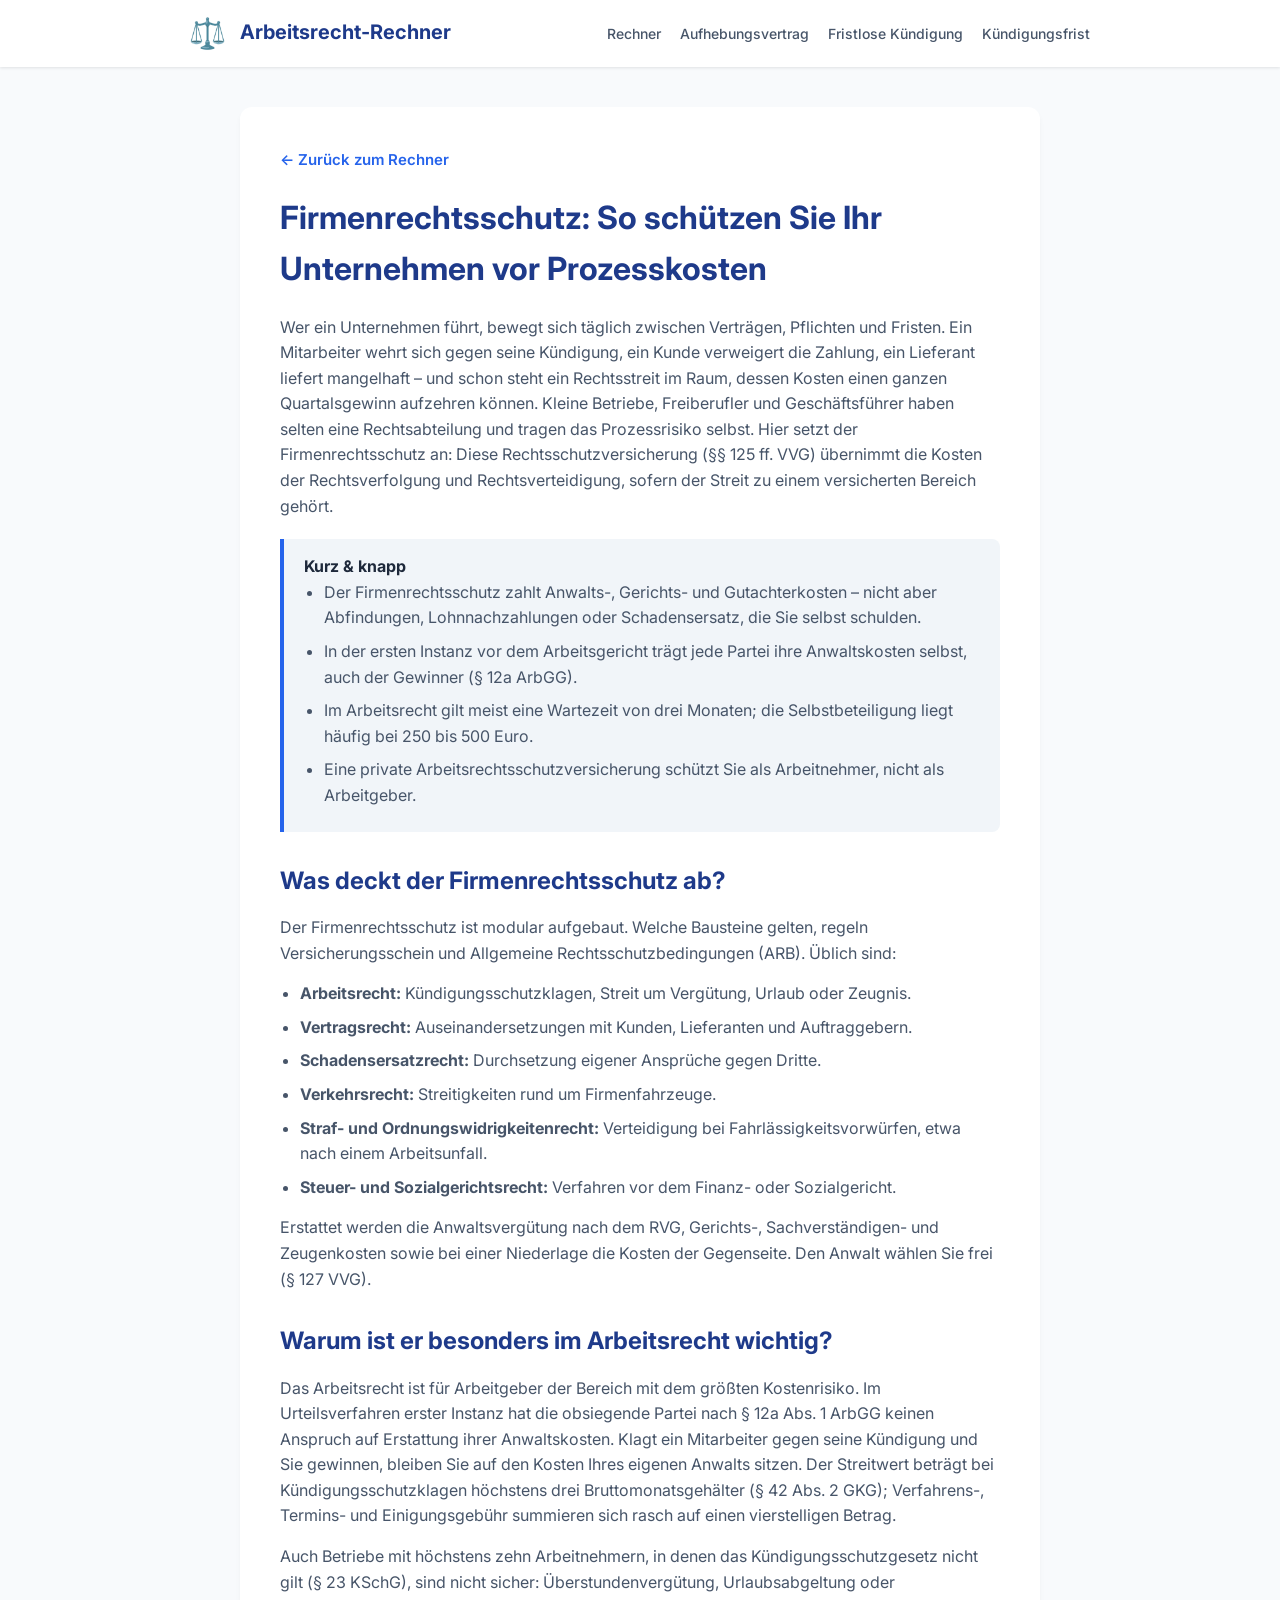
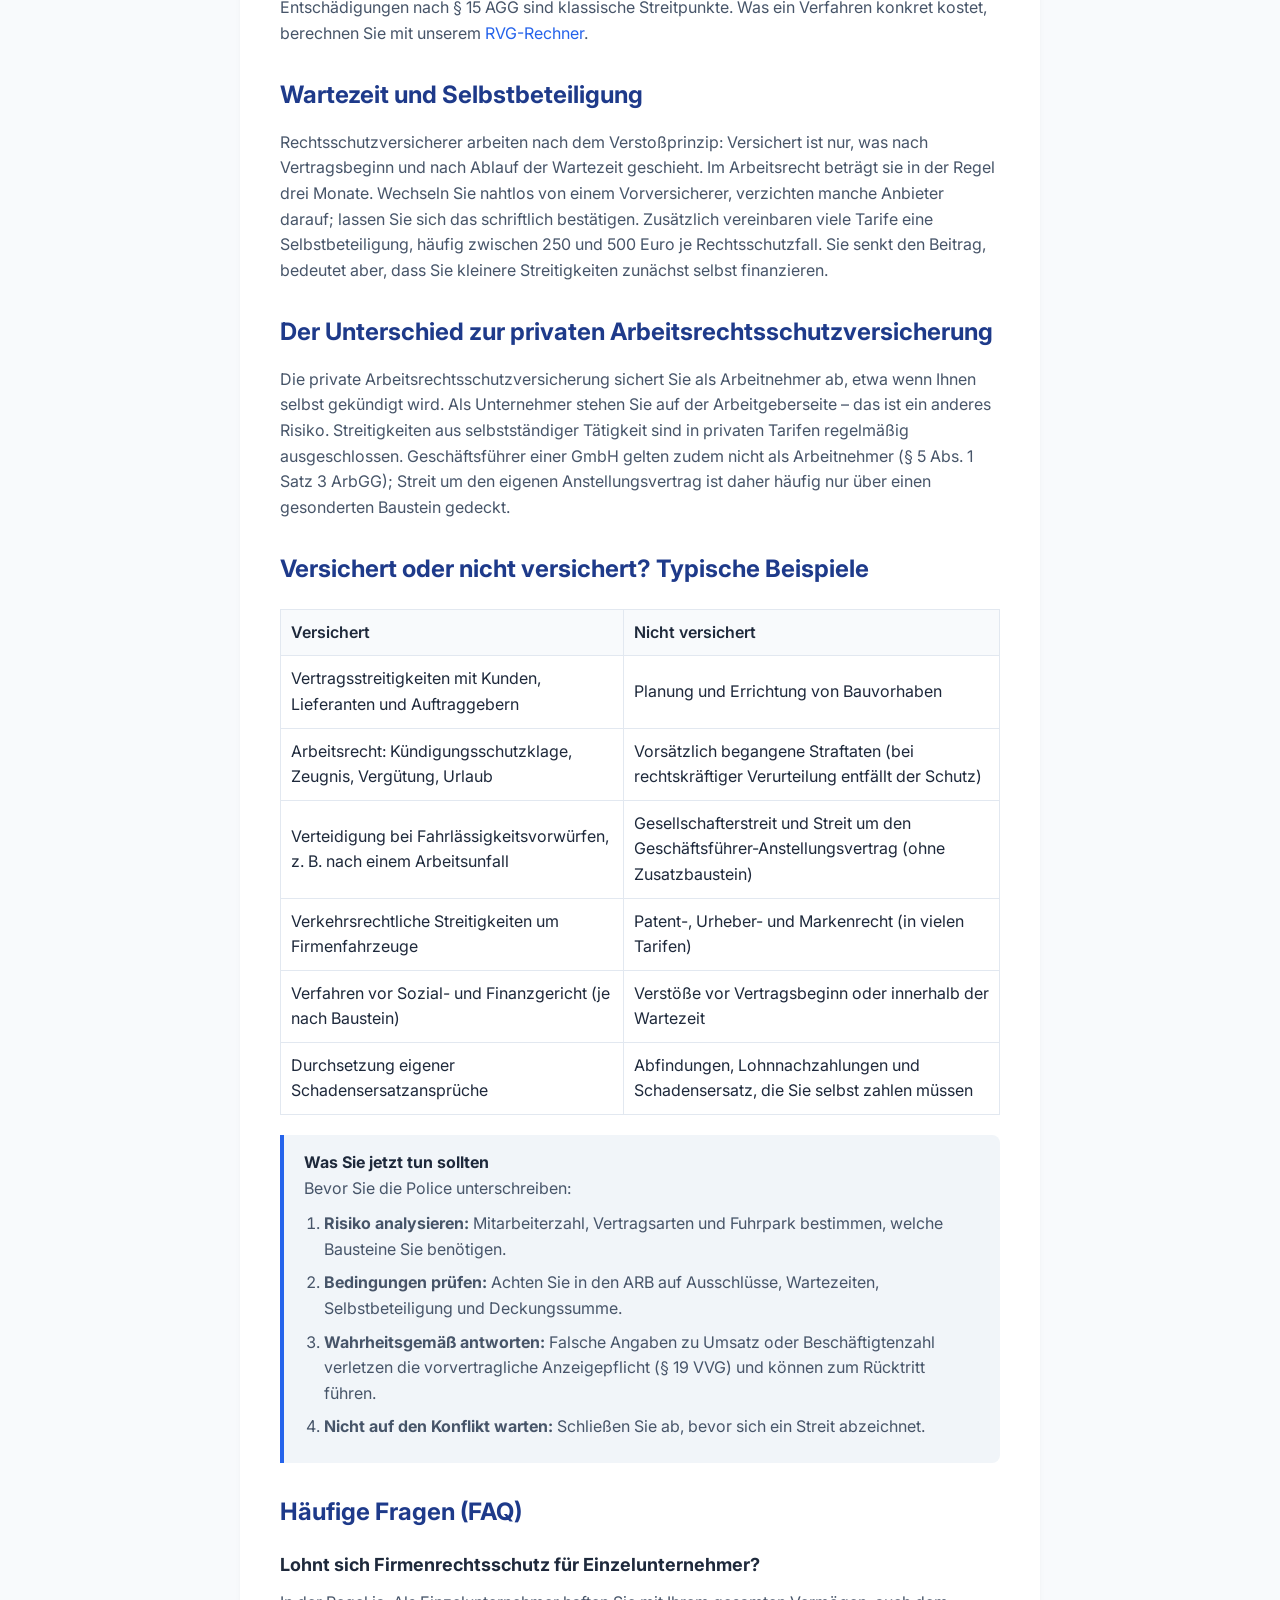
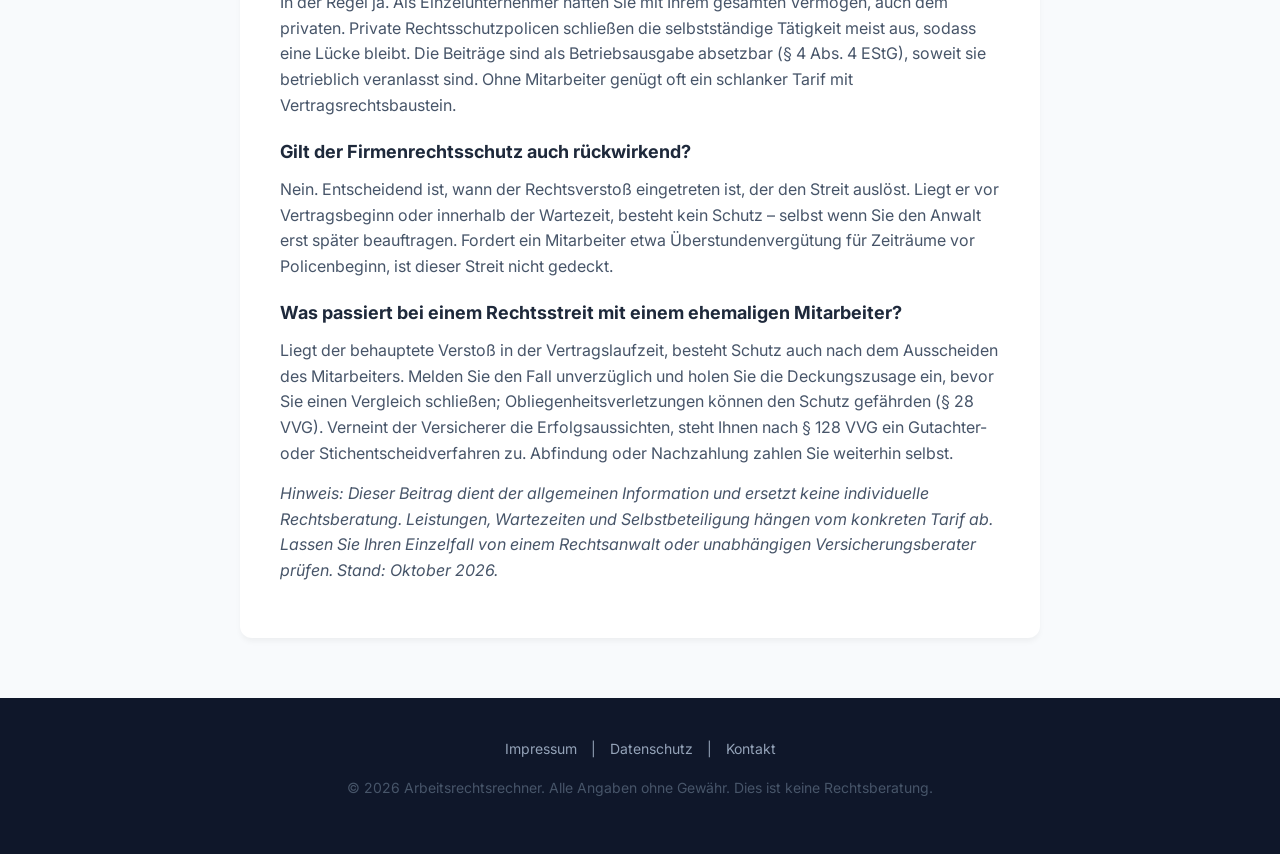
<file: firmenrechtsschutz.html>
<!DOCTYPE html>
<html lang="de">
<head>
    <meta charset="UTF-8">
    <meta name="viewport" content="width=device-width, initial-scale=1.0">
    <title>Firmenrechtsschutz: So schützen Sie Ihr Unternehmen vor Prozesskosten</title>
        <link rel="icon" type="image/png" href="favicon.png">
    <meta name="description" content="Firmenrechtsschutz für Unternehmer: Was die Versicherung deckt, Wartezeiten, Selbstbeteiligung und warum das Arbeitsrecht das größte Kostenrisiko birgt.">
    <link href="https://fonts.googleapis.com/css2?family=Inter:wght@400;500;600;700&display=swap" rel="stylesheet">
    <link rel="stylesheet" href="style.css">

    <!-- SEO Schema Markup -->
    <script type="application/ld+json">
    {
      "@context": "https://schema.org",
      "@type": "Article",
      "headline": "Firmenrechtsschutz: So schützen Sie Ihr Unternehmen vor Prozesskosten",
      "description": "Firmenrechtsschutz für Unternehmer: Was die Versicherung deckt, Wartezeiten, Selbstbeteiligung und warum das Arbeitsrecht das größte Kostenrisiko birgt.",
      "inLanguage": "de-DE",
      "datePublished": "2026-10-18",
      "dateModified": "2026-10-18",
      "author": {
        "@type": "Organization",
        "name": "Arbeitsrecht-Rechner"
      },
      "publisher": {
        "@type": "Organization",
        "name": "Arbeitsrecht-Rechner"
      },
      "mainEntityOfPage": {
        "@type": "WebPage",
        "@id": "https://arbeitsrechtrechner.de/firmenrechtsschutz.html"
      }
    }
    </script>

    <script type="application/ld+json">
    {
      "@context": "https://schema.org",
      "@type": "FAQPage",
      "mainEntity": [
        {
          "@type": "Question",
          "name": "Lohnt sich Firmenrechtsschutz für Einzelunternehmer?",
          "acceptedAnswer": {
            "@type": "Answer",
            "text": "In der Regel ja. Als Einzelunternehmer haften Sie mit Ihrem gesamten Vermögen, auch dem privaten. Private Rechtsschutzpolicen schließen die selbstständige Tätigkeit meist aus, sodass eine Lücke bleibt. Die Beiträge sind als Betriebsausgabe absetzbar (§ 4 Abs. 4 EStG), soweit sie betrieblich veranlasst sind."
          }
        },
        {
          "@type": "Question",
          "name": "Gilt der Firmenrechtsschutz auch rückwirkend?",
          "acceptedAnswer": {
            "@type": "Answer",
            "text": "Nein. Entscheidend ist, wann der Rechtsverstoß eingetreten ist, der den Streit auslöst. Liegt er vor Vertragsbeginn oder innerhalb der Wartezeit, besteht kein Schutz – selbst wenn Sie den Anwalt erst später beauftragen."
          }
        },
        {
          "@type": "Question",
          "name": "Was passiert bei einem Rechtsstreit mit einem ehemaligen Mitarbeiter?",
          "acceptedAnswer": {
            "@type": "Answer",
            "text": "Liegt der behauptete Verstoß in der Vertragslaufzeit, besteht Schutz auch nach dem Ausscheiden des Mitarbeiters. Melden Sie den Fall unverzüglich und holen Sie die Deckungszusage ein, bevor Sie einen Vergleich schließen."
          }
        }
      ]
    }
    </script>
    
    <style>
        table { width: 100%; border-collapse: collapse; margin: 20px 0; }
        th, td { border: 1px solid var(--border); padding: 10px; text-align: left; }
        th { background-color: #f8fafc; font-weight: 600; }
        blockquote { background-color: #f1f5f9; border-left: 4px solid var(--primary-light); padding: 15px 20px; margin: 20px 0; border-radius: 0 8px 8px 0; color: var(--text-main); }
        blockquote ul, blockquote ol { margin-bottom: 0; padding-left: 20px; }
    </style>
</head>
<body>
<header>
    <div class="header-content">
        <a href="index.html" class="logo">
    <img src="logo.png" alt="Arbeitsrechtsrechner Logo" style="height: 35px; vertical-align: middle; margin-right: 10px;">
    Arbeitsrecht-Rechner
</a>
        <nav>
            <a href="index.html">Rechner</a>
            <a href="aufhebungsvertrag.html">Aufhebungsvertrag</a>
            <a href="fristlose-kuendigung.html">Fristlose Kündigung</a>
            <a href="kuendigungsfrist.html">Kündigungsfrist</a>
        </nav>
    </div>
</header>

<div class="container">
    <a href="index.html" class="back-link">← Zurück zum Rechner</a>
    
    <article>
      <h1>Firmenrechtsschutz: So schützen Sie Ihr Unternehmen vor Prozesskosten</h1>

      <p>Wer ein Unternehmen führt, bewegt sich täglich zwischen Verträgen, Pflichten und Fristen. Ein Mitarbeiter wehrt sich gegen seine Kündigung, ein Kunde verweigert die Zahlung, ein Lieferant liefert mangelhaft – und schon steht ein Rechtsstreit im Raum, dessen Kosten einen ganzen Quartalsgewinn aufzehren können. Kleine Betriebe, Freiberufler und Geschäftsführer haben selten eine Rechtsabteilung und tragen das Prozessrisiko selbst. Hier setzt der Firmenrechtsschutz an: Diese Rechtsschutzversicherung (§§ 125 ff. VVG) übernimmt die Kosten der Rechtsverfolgung und Rechtsverteidigung, sofern der Streit zu einem versicherten Bereich gehört.</p>

      <blockquote>
        <strong>Kurz & knapp</strong>
        <ul>
            <li>Der Firmenrechtsschutz zahlt Anwalts-, Gerichts- und Gutachterkosten – nicht aber Abfindungen, Lohnnachzahlungen oder Schadensersatz, die Sie selbst schulden.</li>
            <li>In der ersten Instanz vor dem Arbeitsgericht trägt jede Partei ihre Anwaltskosten selbst, auch der Gewinner (§ 12a ArbGG).</li>
            <li>Im Arbeitsrecht gilt meist eine Wartezeit von drei Monaten; die Selbstbeteiligung liegt häufig bei 250 bis 500 Euro.</li>
            <li>Eine private Arbeitsrechtsschutzversicherung schützt Sie als Arbeitnehmer, nicht als Arbeitgeber.</li>
        </ul>
      </blockquote>

      <h2>Was deckt der Firmenrechtsschutz ab?</h2>
      <p>Der Firmenrechtsschutz ist modular aufgebaut. Welche Bausteine gelten, regeln Versicherungsschein und Allgemeine Rechtsschutzbedingungen (ARB). Üblich sind:</p>
      <ul>
        <li><strong>Arbeitsrecht:</strong> Kündigungsschutzklagen, Streit um Vergütung, Urlaub oder Zeugnis.</li>
        <li><strong>Vertragsrecht:</strong> Auseinandersetzungen mit Kunden, Lieferanten und Auftraggebern.</li>
        <li><strong>Schadensersatzrecht:</strong> Durchsetzung eigener Ansprüche gegen Dritte.</li>
        <li><strong>Verkehrsrecht:</strong> Streitigkeiten rund um Firmenfahrzeuge.</li>
        <li><strong>Straf- und Ordnungswidrigkeitenrecht:</strong> Verteidigung bei Fahrlässigkeitsvorwürfen, etwa nach einem Arbeitsunfall.</li>
        <li><strong>Steuer- und Sozialgerichtsrecht:</strong> Verfahren vor dem Finanz- oder Sozialgericht.</li>
      </ul>
      <p>Erstattet werden die Anwaltsvergütung nach dem RVG, Gerichts-, Sachverständigen- und Zeugenkosten sowie bei einer Niederlage die Kosten der Gegenseite. Den Anwalt wählen Sie frei (§ 127 VVG).</p>

      <h2>Warum ist er besonders im Arbeitsrecht wichtig?</h2>
      <p>Das Arbeitsrecht ist für Arbeitgeber der Bereich mit dem größten Kostenrisiko. Im Urteilsverfahren erster Instanz hat die obsiegende Partei nach § 12a Abs. 1 ArbGG keinen Anspruch auf Erstattung ihrer Anwaltskosten. Klagt ein Mitarbeiter gegen seine Kündigung und Sie gewinnen, bleiben Sie auf den Kosten Ihres eigenen Anwalts sitzen. Der Streitwert beträgt bei Kündigungsschutzklagen höchstens drei Bruttomonatsgehälter (§ 42 Abs. 2 GKG); Verfahrens-, Termins- und Einigungsgebühr summieren sich rasch auf einen vierstelligen Betrag.</p>
      <p>Auch Betriebe mit höchstens zehn Arbeitnehmern, in denen das Kündigungsschutzgesetz nicht gilt (§ 23 KSchG), sind nicht sicher: Überstundenvergütung, Urlaubsabgeltung oder Entschädigungen nach § 15 AGG sind klassische Streitpunkte. Was ein Verfahren konkret kostet, berechnen Sie mit unserem <a href="index.html">RVG-Rechner</a>.</p>

      <h2>Wartezeit und Selbstbeteiligung</h2>
      <p>Rechtsschutzversicherer arbeiten nach dem Verstoßprinzip: Versichert ist nur, was nach Vertragsbeginn und nach Ablauf der Wartezeit geschieht. Im Arbeitsrecht beträgt sie in der Regel drei Monate. Wechseln Sie nahtlos von einem Vorversicherer, verzichten manche Anbieter darauf; lassen Sie sich das schriftlich bestätigen. Zusätzlich vereinbaren viele Tarife eine Selbstbeteiligung, häufig zwischen 250 und 500 Euro je Rechtsschutzfall. Sie senkt den Beitrag, bedeutet aber, dass Sie kleinere Streitigkeiten zunächst selbst finanzieren.</p>

      <h2>Der Unterschied zur privaten Arbeitsrechtsschutzversicherung</h2>
      <p>Die private Arbeitsrechtsschutzversicherung sichert Sie als Arbeitnehmer ab, etwa wenn Ihnen selbst gekündigt wird. Als Unternehmer stehen Sie auf der Arbeitgeberseite – das ist ein anderes Risiko. Streitigkeiten aus selbstständiger Tätigkeit sind in privaten Tarifen regelmäßig ausgeschlossen. Geschäftsführer einer GmbH gelten zudem nicht als Arbeitnehmer (§ 5 Abs. 1 Satz 3 ArbGG); Streit um den eigenen Anstellungsvertrag ist daher häufig nur über einen gesonderten Baustein gedeckt.</p>

      <h2>Versichert oder nicht versichert? Typische Beispiele</h2>
      <table>
        <thead>
          <tr>
            <th>Versichert</th>
            <th>Nicht versichert</th>
          </tr>
        </thead>
        <tbody>
          <tr>
            <td>Vertragsstreitigkeiten mit Kunden, Lieferanten und Auftraggebern</td>
            <td>Planung und Errichtung von Bauvorhaben</td>
          </tr>
          <tr>
            <td>Arbeitsrecht: Kündigungsschutzklage, Zeugnis, Vergütung, Urlaub</td>
            <td>Vorsätzlich begangene Straftaten (bei rechtskräftiger Verurteilung entfällt der Schutz)</td>
          </tr>
          <tr>
            <td>Verteidigung bei Fahrlässigkeitsvorwürfen, z. B. nach einem Arbeitsunfall</td>
            <td>Gesellschafterstreit und Streit um den Geschäftsführer-Anstellungsvertrag (ohne Zusatzbaustein)</td>
          </tr>
          <tr>
            <td>Verkehrsrechtliche Streitigkeiten um Firmenfahrzeuge</td>
            <td>Patent-, Urheber- und Markenrecht (in vielen Tarifen)</td>
          </tr>
          <tr>
            <td>Verfahren vor Sozial- und Finanzgericht (je nach Baustein)</td>
            <td>Verstöße vor Vertragsbeginn oder innerhalb der Wartezeit</td>
          </tr>
          <tr>
            <td>Durchsetzung eigener Schadensersatzansprüche</td>
            <td>Abfindungen, Lohnnachzahlungen und Schadensersatz, die Sie selbst zahlen müssen</td>
          </tr>
        </tbody>
      </table>

      <blockquote>
        <strong>Was Sie jetzt tun sollten</strong>
        <p style="margin-bottom: 10px;">Bevor Sie die Police unterschreiben:</p>
        <ol>
            <li><strong>Risiko analysieren:</strong> Mitarbeiterzahl, Vertragsarten und Fuhrpark bestimmen, welche Bausteine Sie benötigen.</li>
            <li><strong>Bedingungen prüfen:</strong> Achten Sie in den ARB auf Ausschlüsse, Wartezeiten, Selbstbeteiligung und Deckungssumme.</li>
            <li><strong>Wahrheitsgemäß antworten:</strong> Falsche Angaben zu Umsatz oder Beschäftigtenzahl verletzen die vorvertragliche Anzeigepflicht (§ 19 VVG) und können zum Rücktritt führen.</li>
            <li><strong>Nicht auf den Konflikt warten:</strong> Schließen Sie ab, bevor sich ein Streit abzeichnet.</li>
        </ol>
      </blockquote>

      <h2>Häufige Fragen (FAQ)</h2>

      <h3>Lohnt sich Firmenrechtsschutz für Einzelunternehmer?</h3>
      <p>In der Regel ja. Als Einzelunternehmer haften Sie mit Ihrem gesamten Vermögen, auch dem privaten. Private Rechtsschutzpolicen schließen die selbstständige Tätigkeit meist aus, sodass eine Lücke bleibt. Die Beiträge sind als Betriebsausgabe absetzbar (§ 4 Abs. 4 EStG), soweit sie betrieblich veranlasst sind. Ohne Mitarbeiter genügt oft ein schlanker Tarif mit Vertragsrechtsbaustein.</p>

      <h3>Gilt der Firmenrechtsschutz auch rückwirkend?</h3>
      <p>Nein. Entscheidend ist, wann der Rechtsverstoß eingetreten ist, der den Streit auslöst. Liegt er vor Vertragsbeginn oder innerhalb der Wartezeit, besteht kein Schutz – selbst wenn Sie den Anwalt erst später beauftragen. Fordert ein Mitarbeiter etwa Überstundenvergütung für Zeiträume vor Policenbeginn, ist dieser Streit nicht gedeckt.</p>

      <h3>Was passiert bei einem Rechtsstreit mit einem ehemaligen Mitarbeiter?</h3>
      <p>Liegt der behauptete Verstoß in der Vertragslaufzeit, besteht Schutz auch nach dem Ausscheiden des Mitarbeiters. Melden Sie den Fall unverzüglich und holen Sie die Deckungszusage ein, bevor Sie einen Vergleich schließen; Obliegenheitsverletzungen können den Schutz gefährden (§ 28 VVG). Verneint der Versicherer die Erfolgsaussichten, steht Ihnen nach § 128 VVG ein Gutachter- oder Stichentscheidverfahren zu. Abfindung oder Nachzahlung zahlen Sie weiterhin selbst.</p>

      <p><em>Hinweis: Dieser Beitrag dient der allgemeinen Information und ersetzt keine individuelle Rechtsberatung. Leistungen, Wartezeiten und Selbstbeteiligung hängen vom konkreten Tarif ab. Lassen Sie Ihren Einzelfall von einem Rechtsanwalt oder unabhängigen Versicherungsberater prüfen. Stand: Oktober 2026.</em></p>
    </article>
</div>

<footer>
    <div class="footer-links">
        <a href="impressum.html">Impressum</a> | 
        <a href="datenschutz.html">Datenschutz</a> | 
        <a href="kontakt.html">Kontakt</a>
    </div>
    <p>&copy; 2026 Arbeitsrechtsrechner. Alle Angaben ohne Gewähr. Dies ist keine Rechtsberatung.</p>
</footer>
</body>
</html>
</file>
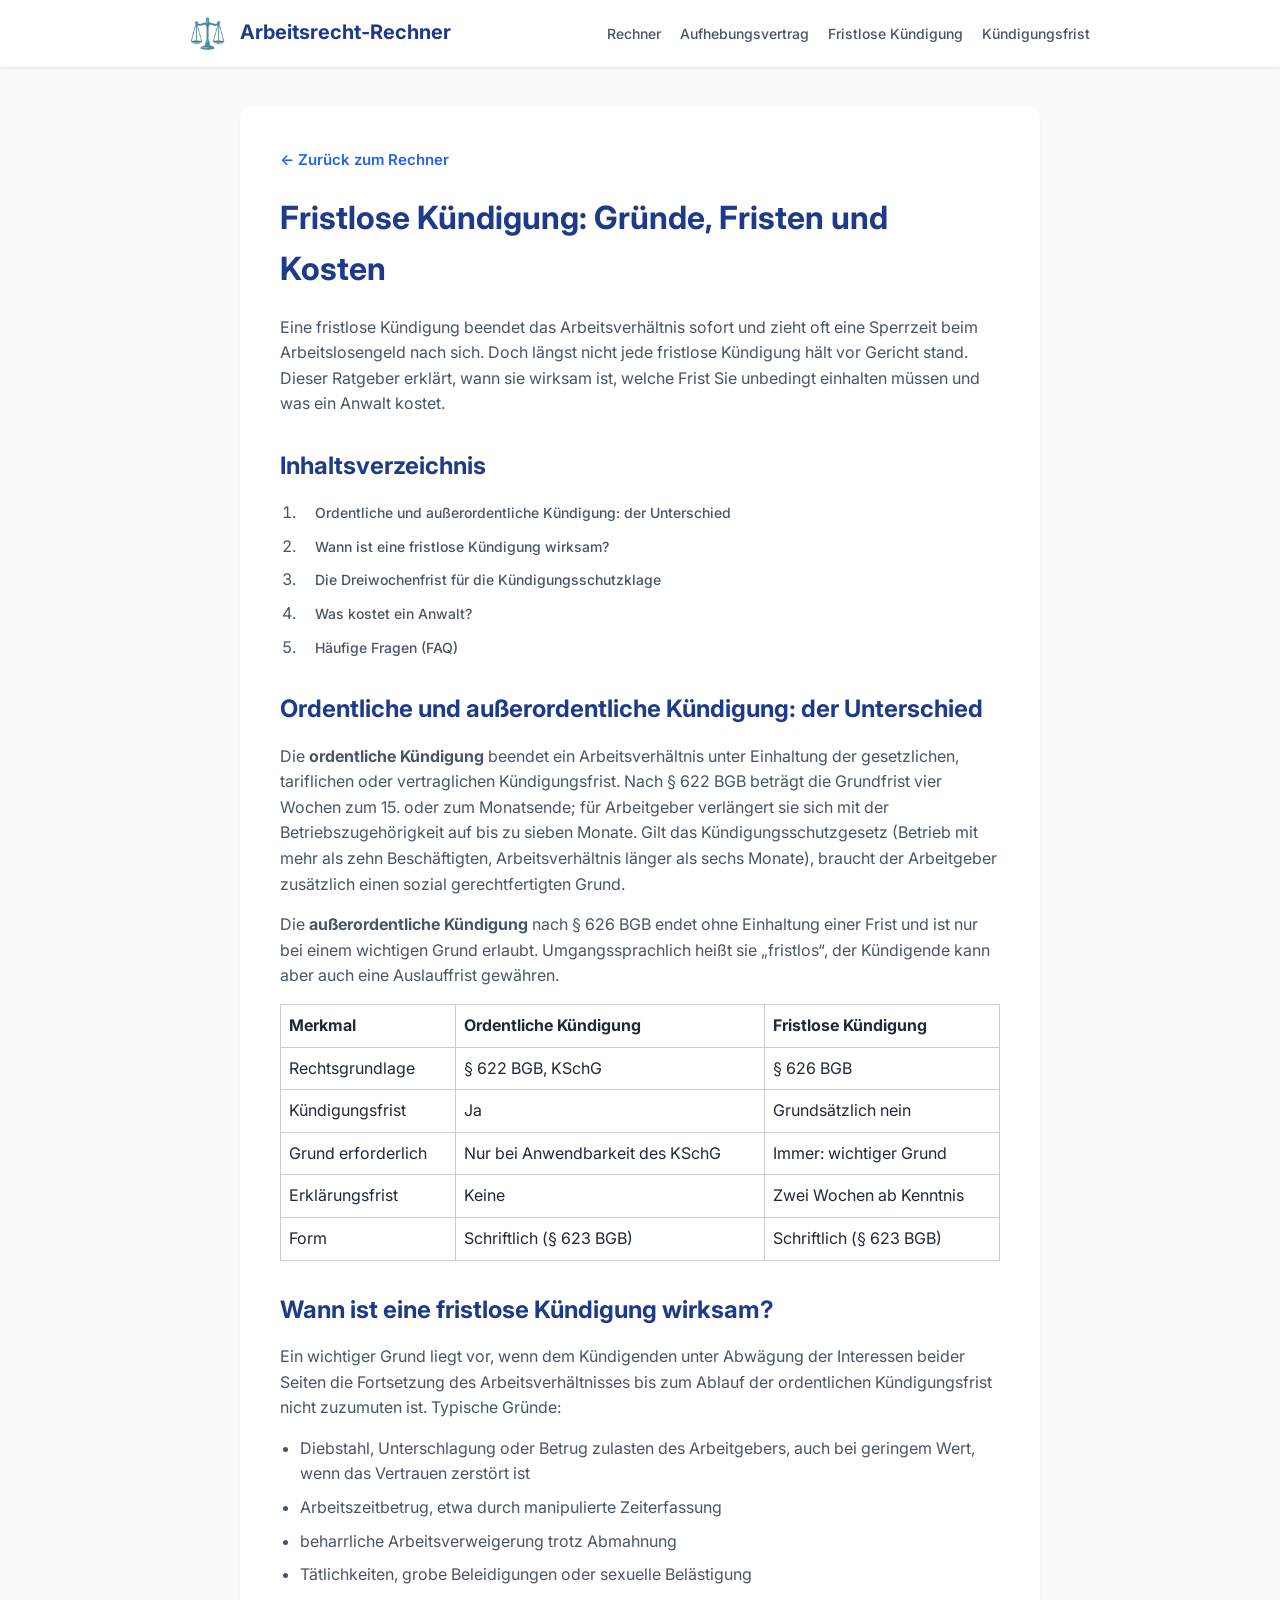
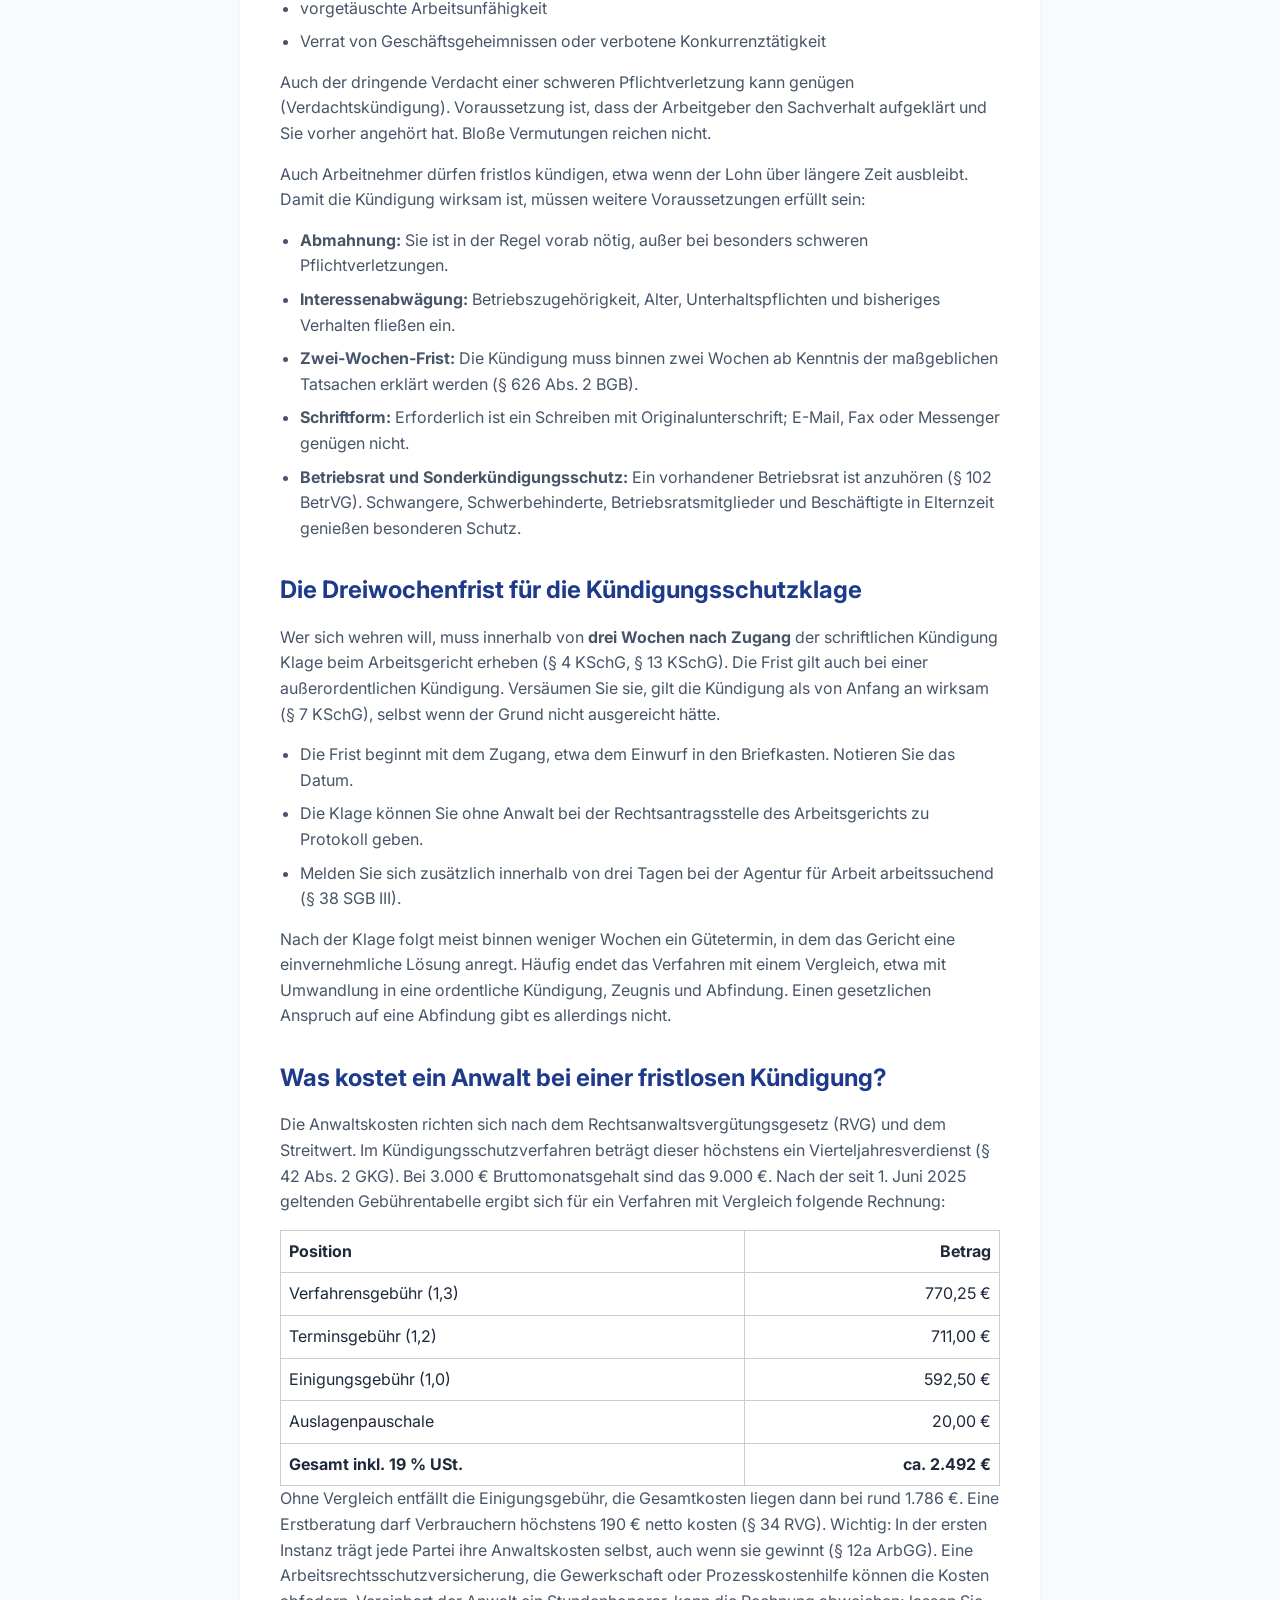
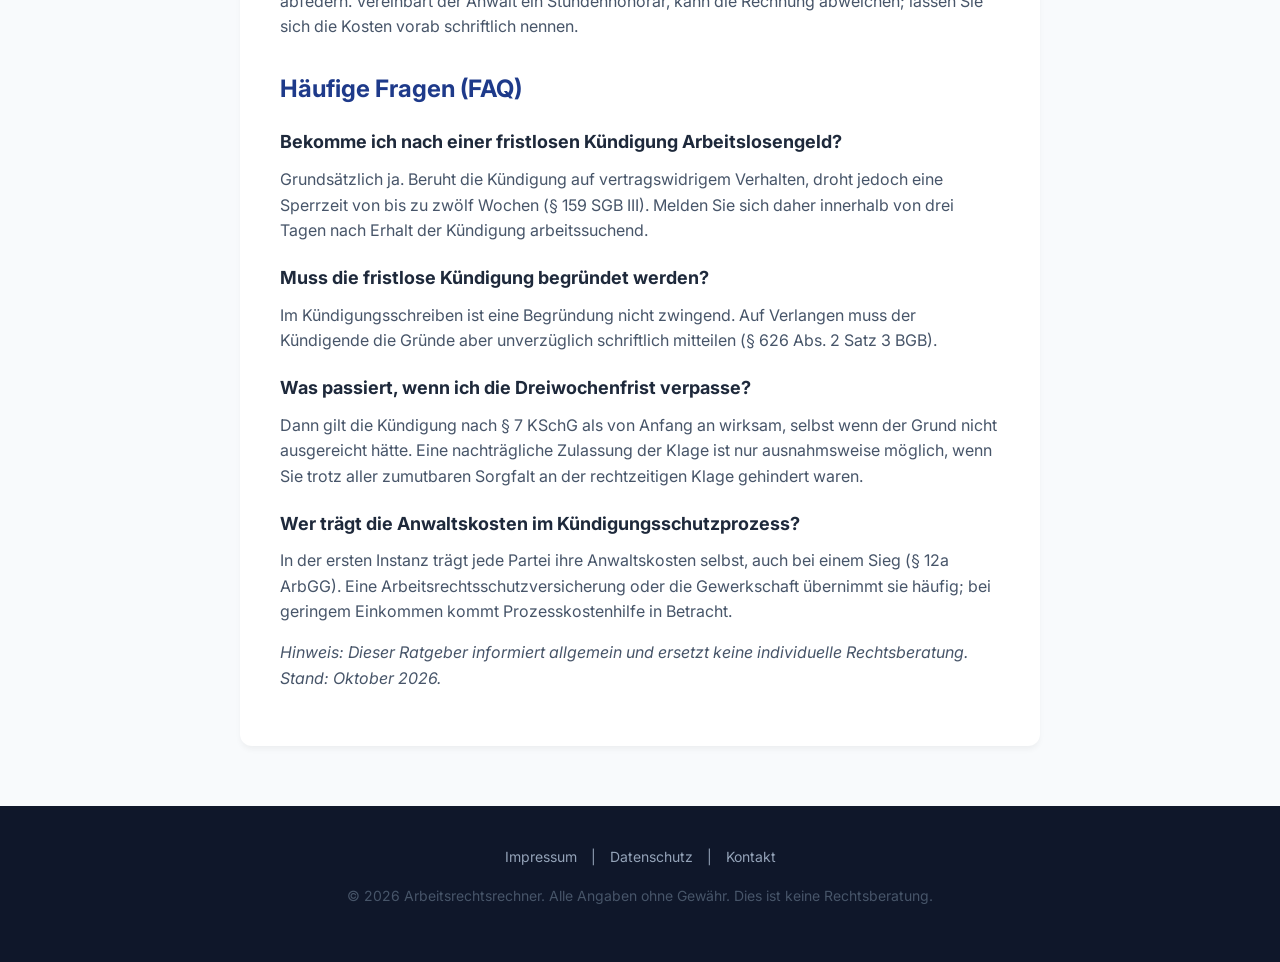
<file: fristlose-kuendigung.html>
<!DOCTYPE html>
<html lang="de">
<head>
    <meta charset="UTF-8">
    <meta name="viewport" content="width=device-width, initial-scale=1.0">
    <title>Fristlose Kündigung: Gründe, Fristen und Kosten</title>
        <link rel="icon" type="image/png" href="favicon.png">
    <meta name="description" content="Fristlose Kündigung im Überblick: Unterschied zur ordentlichen Kündigung, wichtige Gründe, die Dreiwochenfrist für die Kündigungsschutzklage und die Anwaltskosten.">
    <link href="https://fonts.googleapis.com/css2?family=Inter:wght@400;500;600;700&display=swap" rel="stylesheet">
    <link rel="stylesheet" href="style.css">

    <!-- SEO Schema Markup (From File 1) -->
    <script type="application/ld+json">
    {
      "@context": "https://schema.org",
      "@type": "Article",
      "headline": "Fristlose Kündigung: Gründe, Fristen und Kosten",
      "description": "Fristlose Kündigung im Überblick: Unterschied zur ordentlichen Kündigung, wichtige Gründe, die Dreiwochenfrist für die Kündigungsschutzklage und die Anwaltskosten.",
      "inLanguage": "de-DE",
      "datePublished": "2026-10-17",
      "dateModified": "2026-10-18",
      "author": {
        "@type": "Organization",
        "name": "Arbeitsrecht-Rechner"
      },
      "publisher": {
        "@type": "Organization",
        "name": "Arbeitsrecht-Rechner"
      },
      "mainEntityOfPage": {
        "@type": "WebPage",
        "@id": "https://arbeitsrechtrechner.de/fristlose-kuendigung.html"
      }
    }
    </script>

    <script type="application/ld+json">
    {
      "@context": "https://schema.org",
      "@type": "FAQPage",
      "mainEntity": [
        {
          "@type": "Question",
          "name": "Bekomme ich nach einer fristlosen Kündigung Arbeitslosengeld?",
          "acceptedAnswer": {
            "@type": "Answer",
            "text": "Grundsätzlich ja. Beruht die Kündigung auf vertragswidrigem Verhalten, droht jedoch eine Sperrzeit von bis zu zwölf Wochen (§ 159 SGB III). Melden Sie sich daher innerhalb von drei Tagen nach Erhalt der Kündigung arbeitssuchend."
          }
        },
        {
          "@type": "Question",
          "name": "Muss die fristlose Kündigung begründet werden?",
          "acceptedAnswer": {
            "@type": "Answer",
            "text": "Im Kündigungsschreiben ist eine Begründung nicht zwingend. Auf Verlangen muss der Kündigende die Gründe aber unverzüglich schriftlich mitteilen (§ 626 Abs. 2 Satz 3 BGB)."
          }
        },
        {
          "@type": "Question",
          "name": "Was passiert, wenn ich die Dreiwochenfrist verpasse?",
          "acceptedAnswer": {
            "@type": "Answer",
            "text": "Dann gilt die Kündigung nach § 7 KSchG als von Anfang an wirksam, selbst wenn der Grund nicht ausgereicht hätte. Eine nachträgliche Zulassung der Klage ist nur ausnahmsweise möglich, wenn Sie trotz aller zumutbaren Sorgfalt an der rechtzeitigen Klage gehindert waren."
          }
        },
        {
          "@type": "Question",
          "name": "Wer trägt die Anwaltskosten im Kündigungsschutzprozess?",
          "acceptedAnswer": {
            "@type": "Answer",
            "text": "In der ersten Instanz trägt jede Partei ihre Anwaltskosten selbst, auch bei einem Sieg (§ 12a ArbGG). Eine Arbeitsrechtsschutzversicherung oder die Gewerkschaft übernimmt sie häufig; bei geringem Einkommen kommt Prozesskostenhilfe in Betracht."
          }
        }
      ]
    }
    </script>
</head>
<body>
<header>
    <div class="header-content">
        <a href="index.html" class="logo">
    <img src="logo.png" alt="Arbeitsrechtsrechner Logo" style="height: 35px; vertical-align: middle; margin-right: 10px;">
    Arbeitsrecht-Rechner
</a>
        <nav>
            <a href="index.html">Rechner</a>
            <a href="aufhebungsvertrag.html">Aufhebungsvertrag</a>
            <a href="fristlose-kuendigung.html">Fristlose Kündigung</a>
            <a href="kuendigungsfrist.html">Kündigungsfrist</a>
        </nav>
    </div>
</header>

<div class="container">
    <a href="index.html" class="back-link">← Zurück zum Rechner</a>
    
    <article>
      <h1>Fristlose Kündigung: Gründe, Fristen und Kosten</h1>

      <p>Eine fristlose Kündigung beendet das Arbeitsverhältnis sofort und zieht oft eine Sperrzeit beim Arbeitslosengeld nach sich. Doch längst nicht jede fristlose Kündigung hält vor Gericht stand. Dieser Ratgeber erklärt, wann sie wirksam ist, welche Frist Sie unbedingt einhalten müssen und was ein Anwalt kostet.</p>

      <nav aria-label="Inhaltsverzeichnis">
        <h2>Inhaltsverzeichnis</h2>
        <ol>
          <li><a href="#unterschied">Ordentliche und außerordentliche Kündigung: der Unterschied</a></li>
          <li><a href="#gruende">Wann ist eine fristlose Kündigung wirksam?</a></li>
          <li><a href="#dreiwochenfrist">Die Dreiwochenfrist für die Kündigungsschutzklage</a></li>
          <li><a href="#kosten">Was kostet ein Anwalt?</a></li>
          <li><a href="#faq">Häufige Fragen (FAQ)</a></li>
        </ol>
      </nav>

      <h2 id="unterschied">Ordentliche und außerordentliche Kündigung: der Unterschied</h2>
      <p>Die <strong>ordentliche Kündigung</strong> beendet ein Arbeitsverhältnis unter Einhaltung der gesetzlichen, tariflichen oder vertraglichen Kündigungsfrist. Nach § 622 BGB beträgt die Grundfrist vier Wochen zum 15. oder zum Monatsende; für Arbeitgeber verlängert sie sich mit der Betriebszugehörigkeit auf bis zu sieben Monate. Gilt das Kündigungsschutzgesetz (Betrieb mit mehr als zehn Beschäftigten, Arbeitsverhältnis länger als sechs Monate), braucht der Arbeitgeber zusätzlich einen sozial gerechtfertigten Grund.</p>
      <p>Die <strong>außerordentliche Kündigung</strong> nach § 626 BGB endet ohne Einhaltung einer Frist und ist nur bei einem wichtigen Grund erlaubt. Umgangssprachlich heißt sie „fristlos“, der Kündigende kann aber auch eine Auslauffrist gewähren.</p>

      <table style="border-collapse: collapse; width: 100%;">
        <thead>
          <tr>
            <th style="border: 1px solid #ccc; padding: 8px; text-align: left;">Merkmal</th>
            <th style="border: 1px solid #ccc; padding: 8px; text-align: left;">Ordentliche Kündigung</th>
            <th style="border: 1px solid #ccc; padding: 8px; text-align: left;">Fristlose Kündigung</th>
          </tr>
        </thead>
        <tbody>
          <tr>
            <td style="border: 1px solid #ccc; padding: 8px;">Rechtsgrundlage</td>
            <td style="border: 1px solid #ccc; padding: 8px;">§ 622 BGB, KSchG</td>
            <td style="border: 1px solid #ccc; padding: 8px;">§ 626 BGB</td>
          </tr>
          <tr>
            <td style="border: 1px solid #ccc; padding: 8px;">Kündigungsfrist</td>
            <td style="border: 1px solid #ccc; padding: 8px;">Ja</td>
            <td style="border: 1px solid #ccc; padding: 8px;">Grundsätzlich nein</td>
          </tr>
          <tr>
            <td style="border: 1px solid #ccc; padding: 8px;">Grund erforderlich</td>
            <td style="border: 1px solid #ccc; padding: 8px;">Nur bei Anwendbarkeit des KSchG</td>
            <td style="border: 1px solid #ccc; padding: 8px;">Immer: wichtiger Grund</td>
          </tr>
          <tr>
            <td style="border: 1px solid #ccc; padding: 8px;">Erklärungsfrist</td>
            <td style="border: 1px solid #ccc; padding: 8px;">Keine</td>
            <td style="border: 1px solid #ccc; padding: 8px;">Zwei Wochen ab Kenntnis</td>
          </tr>
          <tr>
            <td style="border: 1px solid #ccc; padding: 8px;">Form</td>
            <td style="border: 1px solid #ccc; padding: 8px;">Schriftlich (§ 623 BGB)</td>
            <td style="border: 1px solid #ccc; padding: 8px;">Schriftlich (§ 623 BGB)</td>
          </tr>
        </tbody>
      </table>

      <h2 id="gruende">Wann ist eine fristlose Kündigung wirksam?</h2>
      <p>Ein wichtiger Grund liegt vor, wenn dem Kündigenden unter Abwägung der Interessen beider Seiten die Fortsetzung des Arbeitsverhältnisses bis zum Ablauf der ordentlichen Kündigungsfrist nicht zuzumuten ist. Typische Gründe:</p>
      <ul>
        <li>Diebstahl, Unterschlagung oder Betrug zulasten des Arbeitgebers, auch bei geringem Wert, wenn das Vertrauen zerstört ist</li>
        <li>Arbeitszeitbetrug, etwa durch manipulierte Zeiterfassung</li>
        <li>beharrliche Arbeitsverweigerung trotz Abmahnung</li>
        <li>Tätlichkeiten, grobe Beleidigungen oder sexuelle Belästigung</li>
        <li>vorgetäuschte Arbeitsunfähigkeit</li>
        <li>Verrat von Geschäftsgeheimnissen oder verbotene Konkurrenztätigkeit</li>
      </ul>
      <p>Auch der dringende Verdacht einer schweren Pflichtverletzung kann genügen (Verdachtskündigung). Voraussetzung ist, dass der Arbeitgeber den Sachverhalt aufgeklärt und Sie vorher angehört hat. Bloße Vermutungen reichen nicht.</p>
      <p>Auch Arbeitnehmer dürfen fristlos kündigen, etwa wenn der Lohn über längere Zeit ausbleibt. Damit die Kündigung wirksam ist, müssen weitere Voraussetzungen erfüllt sein:</p>
      <ul>
        <li><strong>Abmahnung:</strong> Sie ist in der Regel vorab nötig, außer bei besonders schweren Pflichtverletzungen.</li>
        <li><strong>Interessenabwägung:</strong> Betriebszugehörigkeit, Alter, Unterhaltspflichten und bisheriges Verhalten fließen ein.</li>
        <li><strong>Zwei-Wochen-Frist:</strong> Die Kündigung muss binnen zwei Wochen ab Kenntnis der maßgeblichen Tatsachen erklärt werden (§ 626 Abs. 2 BGB).</li>
        <li><strong>Schriftform:</strong> Erforderlich ist ein Schreiben mit Originalunterschrift; E-Mail, Fax oder Messenger genügen nicht.</li>
        <li><strong>Betriebsrat und Sonderkündigungsschutz:</strong> Ein vorhandener Betriebsrat ist anzuhören (§ 102 BetrVG). Schwangere, Schwerbehinderte, Betriebsratsmitglieder und Beschäftigte in Elternzeit genießen besonderen Schutz.</li>
      </ul>

      <h2 id="dreiwochenfrist">Die Dreiwochenfrist für die Kündigungsschutzklage</h2>
      <p>Wer sich wehren will, muss innerhalb von <strong>drei Wochen nach Zugang</strong> der schriftlichen Kündigung Klage beim Arbeitsgericht erheben (§ 4 KSchG, § 13 KSchG). Die Frist gilt auch bei einer außerordentlichen Kündigung. Versäumen Sie sie, gilt die Kündigung als von Anfang an wirksam (§ 7 KSchG), selbst wenn der Grund nicht ausgereicht hätte.</p>
      <ul>
        <li>Die Frist beginnt mit dem Zugang, etwa dem Einwurf in den Briefkasten. Notieren Sie das Datum.</li>
        <li>Die Klage können Sie ohne Anwalt bei der Rechtsantragsstelle des Arbeitsgerichts zu Protokoll geben.</li>
        <li>Melden Sie sich zusätzlich innerhalb von drei Tagen bei der Agentur für Arbeit arbeitssuchend (§ 38 SGB III).</li>
      </ul>
      <p>Nach der Klage folgt meist binnen weniger Wochen ein Gütetermin, in dem das Gericht eine einvernehmliche Lösung anregt. Häufig endet das Verfahren mit einem Vergleich, etwa mit Umwandlung in eine ordentliche Kündigung, Zeugnis und Abfindung. Einen gesetzlichen Anspruch auf eine Abfindung gibt es allerdings nicht.</p>

      <h2 id="kosten">Was kostet ein Anwalt bei einer fristlosen Kündigung?</h2>
      <p>Die Anwaltskosten richten sich nach dem Rechtsanwaltsvergütungsgesetz (RVG) und dem Streitwert. Im Kündigungsschutzverfahren beträgt dieser höchstens ein Vierteljahresverdienst (§ 42 Abs. 2 GKG). Bei 3.000 € Bruttomonatsgehalt sind das 9.000 €. Nach der seit 1. Juni 2025 geltenden Gebührentabelle ergibt sich für ein Verfahren mit Vergleich folgende Rechnung:</p>

      <table style="border-collapse: collapse; width: 100%;">
        <thead>
          <tr>
            <th style="border: 1px solid #ccc; padding: 8px; text-align: left;">Position</th>
            <th style="border: 1px solid #ccc; padding: 8px; text-align: right;">Betrag</th>
          </tr>
        </thead>
        <tbody>
          <tr>
            <td style="border: 1px solid #ccc; padding: 8px;">Verfahrensgebühr (1,3)</td>
            <td style="border: 1px solid #ccc; padding: 8px; text-align: right;">770,25 €</td>
          </tr>
          <tr>
            <td style="border: 1px solid #ccc; padding: 8px;">Terminsgebühr (1,2)</td>
            <td style="border: 1px solid #ccc; padding: 8px; text-align: right;">711,00 €</td>
          </tr>
          <tr>
            <td style="border: 1px solid #ccc; padding: 8px;">Einigungsgebühr (1,0)</td>
            <td style="border: 1px solid #ccc; padding: 8px; text-align: right;">592,50 €</td>
          </tr>
          <tr>
            <td style="border: 1px solid #ccc; padding: 8px;">Auslagenpauschale</td>
            <td style="border: 1px solid #ccc; padding: 8px; text-align: right;">20,00 €</td>
          </tr>
          <tr>
            <td style="border: 1px solid #ccc; padding: 8px;"><strong>Gesamt inkl. 19 % USt.</strong></td>
            <td style="border: 1px solid #ccc; padding: 8px; text-align: right;"><strong>ca. 2.492 €</strong></td>
          </tr>
        </tbody>
      </table>

      <p>Ohne Vergleich entfällt die Einigungsgebühr, die Gesamtkosten liegen dann bei rund 1.786 €. Eine Erstberatung darf Verbrauchern höchstens 190 € netto kosten (§ 34 RVG). Wichtig: In der ersten Instanz trägt jede Partei ihre Anwaltskosten selbst, auch wenn sie gewinnt (§ 12a ArbGG). Eine Arbeitsrechtsschutzversicherung, die Gewerkschaft oder Prozesskostenhilfe können die Kosten abfedern. Vereinbart der Anwalt ein Stundenhonorar, kann die Rechnung abweichen; lassen Sie sich die Kosten vorab schriftlich nennen.</p>

      <h2 id="faq">Häufige Fragen (FAQ)</h2>

      <h3>Bekomme ich nach einer fristlosen Kündigung Arbeitslosengeld?</h3>
      <p>Grundsätzlich ja. Beruht die Kündigung auf vertragswidrigem Verhalten, droht jedoch eine Sperrzeit von bis zu zwölf Wochen (§ 159 SGB III). Melden Sie sich daher innerhalb von drei Tagen nach Erhalt der Kündigung arbeitssuchend.</p>

      <h3>Muss die fristlose Kündigung begründet werden?</h3>
      <p>Im Kündigungsschreiben ist eine Begründung nicht zwingend. Auf Verlangen muss der Kündigende die Gründe aber unverzüglich schriftlich mitteilen (§ 626 Abs. 2 Satz 3 BGB).</p>

      <h3>Was passiert, wenn ich die Dreiwochenfrist verpasse?</h3>
      <p>Dann gilt die Kündigung nach § 7 KSchG als von Anfang an wirksam, selbst wenn der Grund nicht ausgereicht hätte. Eine nachträgliche Zulassung der Klage ist nur ausnahmsweise möglich, wenn Sie trotz aller zumutbaren Sorgfalt an der rechtzeitigen Klage gehindert waren.</p>

      <h3>Wer trägt die Anwaltskosten im Kündigungsschutzprozess?</h3>
      <p>In der ersten Instanz trägt jede Partei ihre Anwaltskosten selbst, auch bei einem Sieg (§ 12a ArbGG). Eine Arbeitsrechtsschutzversicherung oder die Gewerkschaft übernimmt sie häufig; bei geringem Einkommen kommt Prozesskostenhilfe in Betracht.</p>

      <p><em>Hinweis: Dieser Ratgeber informiert allgemein und ersetzt keine individuelle Rechtsberatung. Stand: Oktober 2026.</em></p>
    </article>
</div>

<footer>
    <div class="footer-links">
        <a href="impressum.html">Impressum</a> | 
        <a href="datenschutz.html">Datenschutz</a> | 
        <a href="kontakt.html">Kontakt</a>
    </div>
    <p>&copy; 2026 Arbeitsrechtsrechner. Alle Angaben ohne Gewähr. Dies ist keine Rechtsberatung.</p>
</footer>
</body>
</html>
</file>
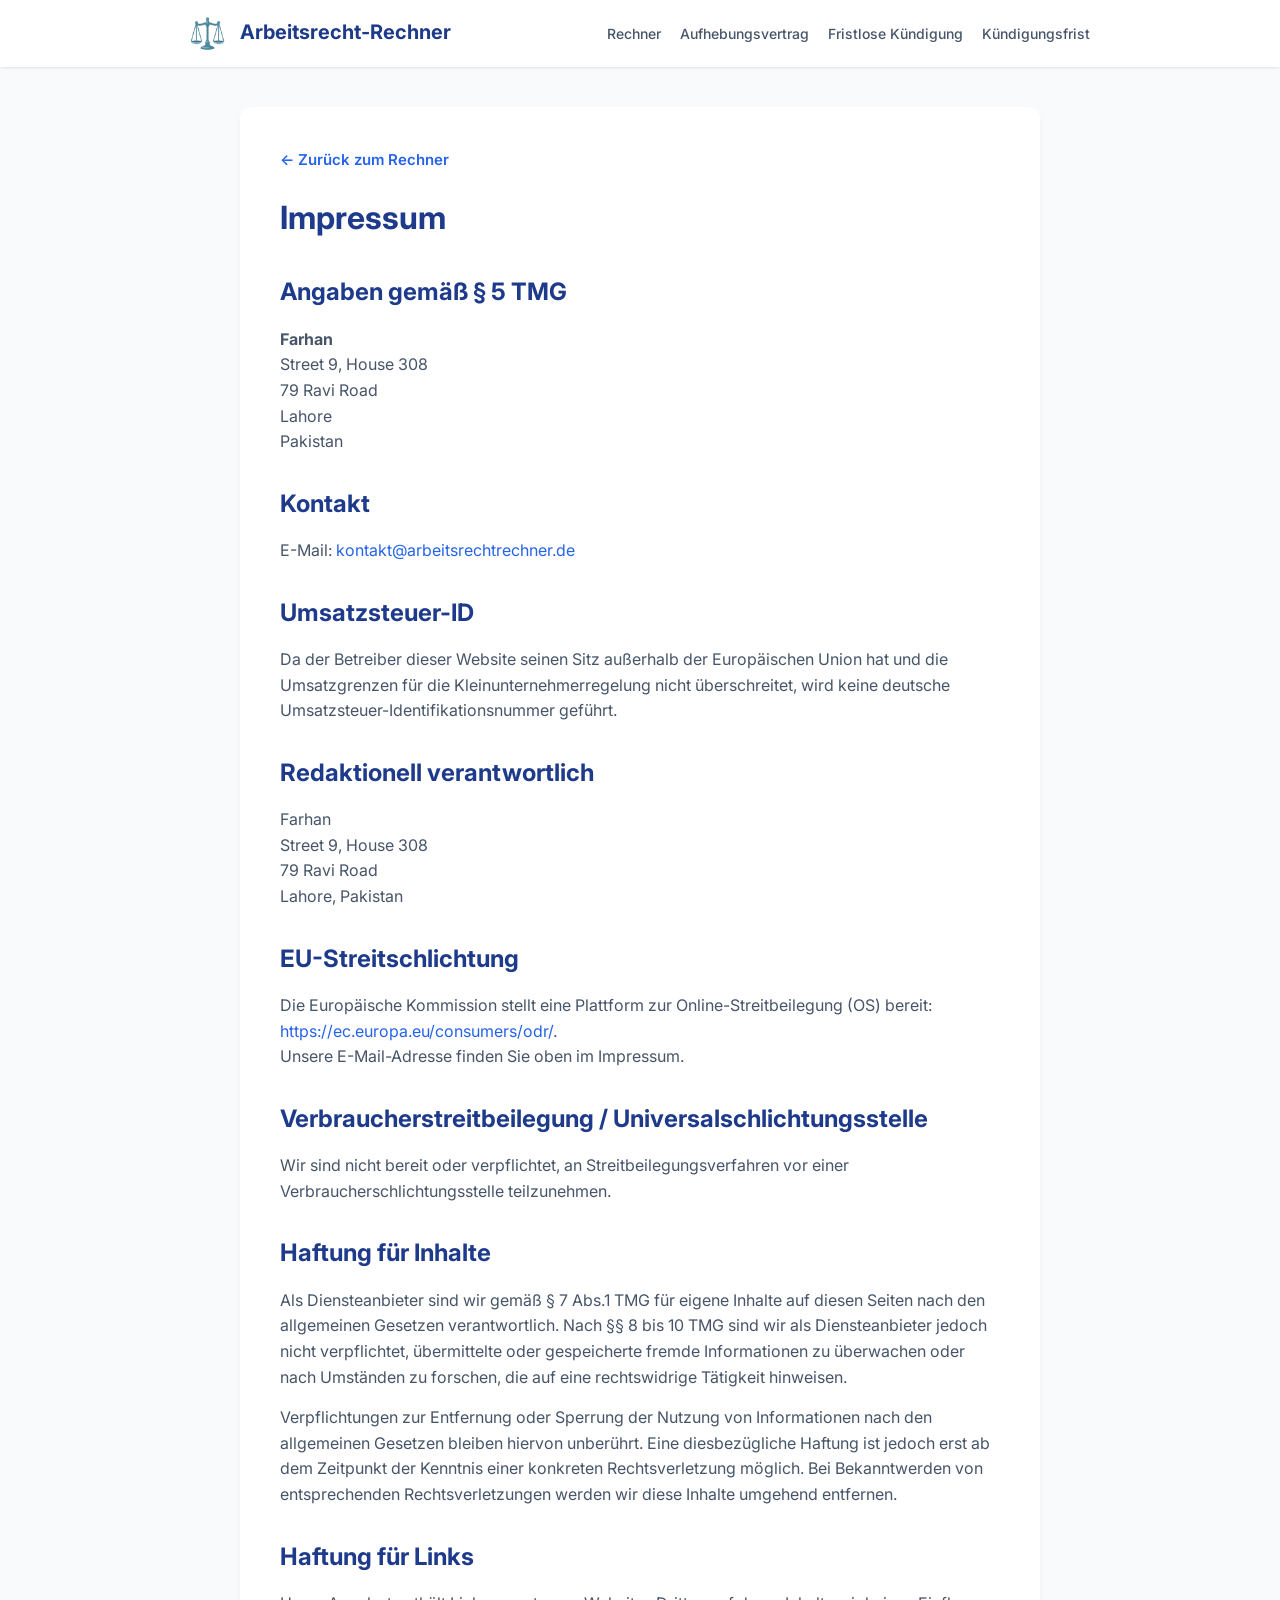
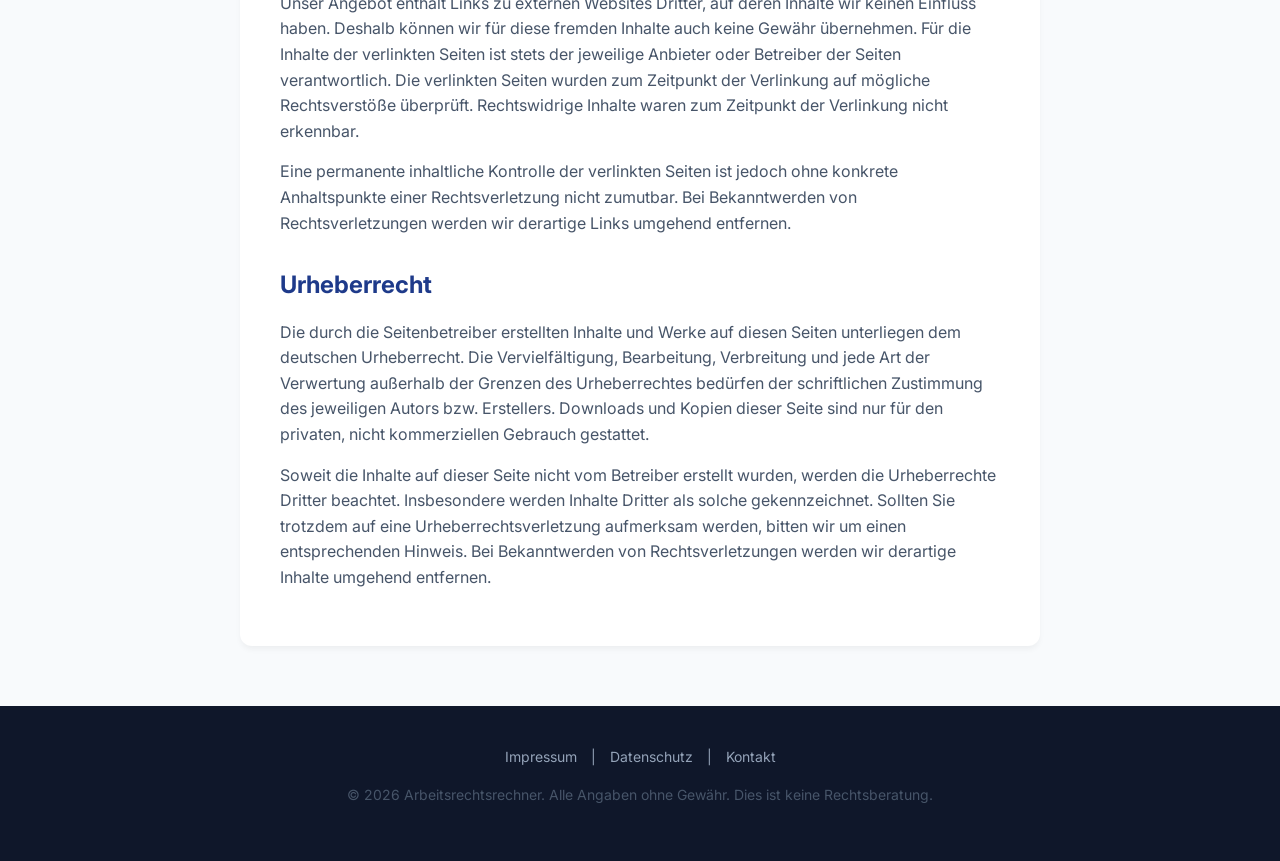
<file: impressum.html>
<!DOCTYPE html>
<html lang="de">
<head>
    <meta charset="UTF-8">
    <meta name="viewport" content="width=device-width, initial-scale=1.0">
    <title>Impressum | Arbeitsrechtsrechner</title>
        <link rel="icon" type="image/png" href="favicon.png">
    <meta name="robots" content="noindex, follow">
    <link href="https://fonts.googleapis.com/css2?family=Inter:wght@400;500;600;700&display=swap" rel="stylesheet">
    <link rel="stylesheet" href="style.css">
</head>
<body>
<header>
    <div class="header-content">
        <a href="index.html" class="logo">
    <img src="logo.png" alt="Arbeitsrechtsrechner Logo" style="height: 35px; vertical-align: middle; margin-right: 10px;">
    Arbeitsrecht-Rechner
</a>
        <nav>
            <a href="index.html">Rechner</a>
            <a href="aufhebungsvertrag.html">Aufhebungsvertrag</a>
            <a href="fristlose-kuendigung.html">Fristlose Kündigung</a>
            <a href="kuendigungsfrist.html">Kündigungsfrist</a>
        </nav>
    </div>
</header>

<div class="container">
    <a href="index.html" class="back-link">← Zurück zum Rechner</a>
    
    <h1>Impressum</h1>
    
    <h2>Angaben gemäß § 5 TMG</h2>
    <p>
        <strong>Farhan</strong><br>
        Street 9, House 308<br>
        79 Ravi Road<br>
        Lahore<br>
        Pakistan
    </p>

    <h2>Kontakt</h2>
    <p>
        E-Mail: <a href="mailto:kontakt@arbeitsrechtrechner.de">kontakt@arbeitsrechtrechner.de</a>
    </p>

    <h2>Umsatzsteuer-ID</h2>
    <p>
        Da der Betreiber dieser Website seinen Sitz außerhalb der Europäischen Union hat und die Umsatzgrenzen für die Kleinunternehmerregelung nicht überschreitet, wird keine deutsche Umsatzsteuer-Identifikationsnummer geführt.
    </p>

    <h2>Redaktionell verantwortlich</h2>
    <p>
        Farhan<br>
        Street 9, House 308<br>
        79 Ravi Road<br>
        Lahore, Pakistan
    </p>

    <h2>EU-Streitschlichtung</h2>
    <p>
        Die Europäische Kommission stellt eine Plattform zur Online-Streitbeilegung (OS) bereit: 
        <a href="https://ec.europa.eu/consumers/odr/" target="_blank" rel="noopener noreferrer">https://ec.europa.eu/consumers/odr/</a>.<br>
        Unsere E-Mail-Adresse finden Sie oben im Impressum.
    </p>

    <h2>Verbraucherstreitbeilegung / Universalschlichtungsstelle</h2>
    <p>
        Wir sind nicht bereit oder verpflichtet, an Streitbeilegungsverfahren vor einer Verbraucherschlichtungsstelle teilzunehmen.
    </p>

    <h2>Haftung für Inhalte</h2>
    <p>
        Als Diensteanbieter sind wir gemäß § 7 Abs.1 TMG für eigene Inhalte auf diesen Seiten nach den allgemeinen Gesetzen verantwortlich. Nach §§ 8 bis 10 TMG sind wir als Diensteanbieter jedoch nicht verpflichtet, übermittelte oder gespeicherte fremde Informationen zu überwachen oder nach Umständen zu forschen, die auf eine rechtswidrige Tätigkeit hinweisen.
    </p>
    <p>
        Verpflichtungen zur Entfernung oder Sperrung der Nutzung von Informationen nach den allgemeinen Gesetzen bleiben hiervon unberührt. Eine diesbezügliche Haftung ist jedoch erst ab dem Zeitpunkt der Kenntnis einer konkreten Rechtsverletzung möglich. Bei Bekanntwerden von entsprechenden Rechtsverletzungen werden wir diese Inhalte umgehend entfernen.
    </p>

    <h2>Haftung für Links</h2>
    <p>
        Unser Angebot enthält Links zu externen Websites Dritter, auf deren Inhalte wir keinen Einfluss haben. Deshalb können wir für diese fremden Inhalte auch keine Gewähr übernehmen. Für die Inhalte der verlinkten Seiten ist stets der jeweilige Anbieter oder Betreiber der Seiten verantwortlich. Die verlinkten Seiten wurden zum Zeitpunkt der Verlinkung auf mögliche Rechtsverstöße überprüft. Rechtswidrige Inhalte waren zum Zeitpunkt der Verlinkung nicht erkennbar.
    </p>
    <p>
        Eine permanente inhaltliche Kontrolle der verlinkten Seiten ist jedoch ohne konkrete Anhaltspunkte einer Rechtsverletzung nicht zumutbar. Bei Bekanntwerden von Rechtsverletzungen werden wir derartige Links umgehend entfernen.
    </p>

    <h2>Urheberrecht</h2>
    <p>
        Die durch die Seitenbetreiber erstellten Inhalte und Werke auf diesen Seiten unterliegen dem deutschen Urheberrecht. Die Vervielfältigung, Bearbeitung, Verbreitung und jede Art der Verwertung außerhalb der Grenzen des Urheberrechtes bedürfen der schriftlichen Zustimmung des jeweiligen Autors bzw. Erstellers. Downloads und Kopien dieser Seite sind nur für den privaten, nicht kommerziellen Gebrauch gestattet.
    </p>
    <p>
        Soweit die Inhalte auf dieser Seite nicht vom Betreiber erstellt wurden, werden die Urheberrechte Dritter beachtet. Insbesondere werden Inhalte Dritter als solche gekennzeichnet. Sollten Sie trotzdem auf eine Urheberrechtsverletzung aufmerksam werden, bitten wir um einen entsprechenden Hinweis. Bei Bekanntwerden von Rechtsverletzungen werden wir derartige Inhalte umgehend entfernen.
    </p>
</div>

<footer>
    <div class="footer-links">
        <a href="impressum.html">Impressum</a> | 
        <a href="datenschutz.html">Datenschutz</a> | 
        <a href="kontakt.html">Kontakt</a>
    </div>
    <p>&copy; 2026 Arbeitsrechtsrechner. Alle Angaben ohne Gewähr. Dies ist keine Rechtsberatung.</p>
</footer>
</body>
</html>
</file>
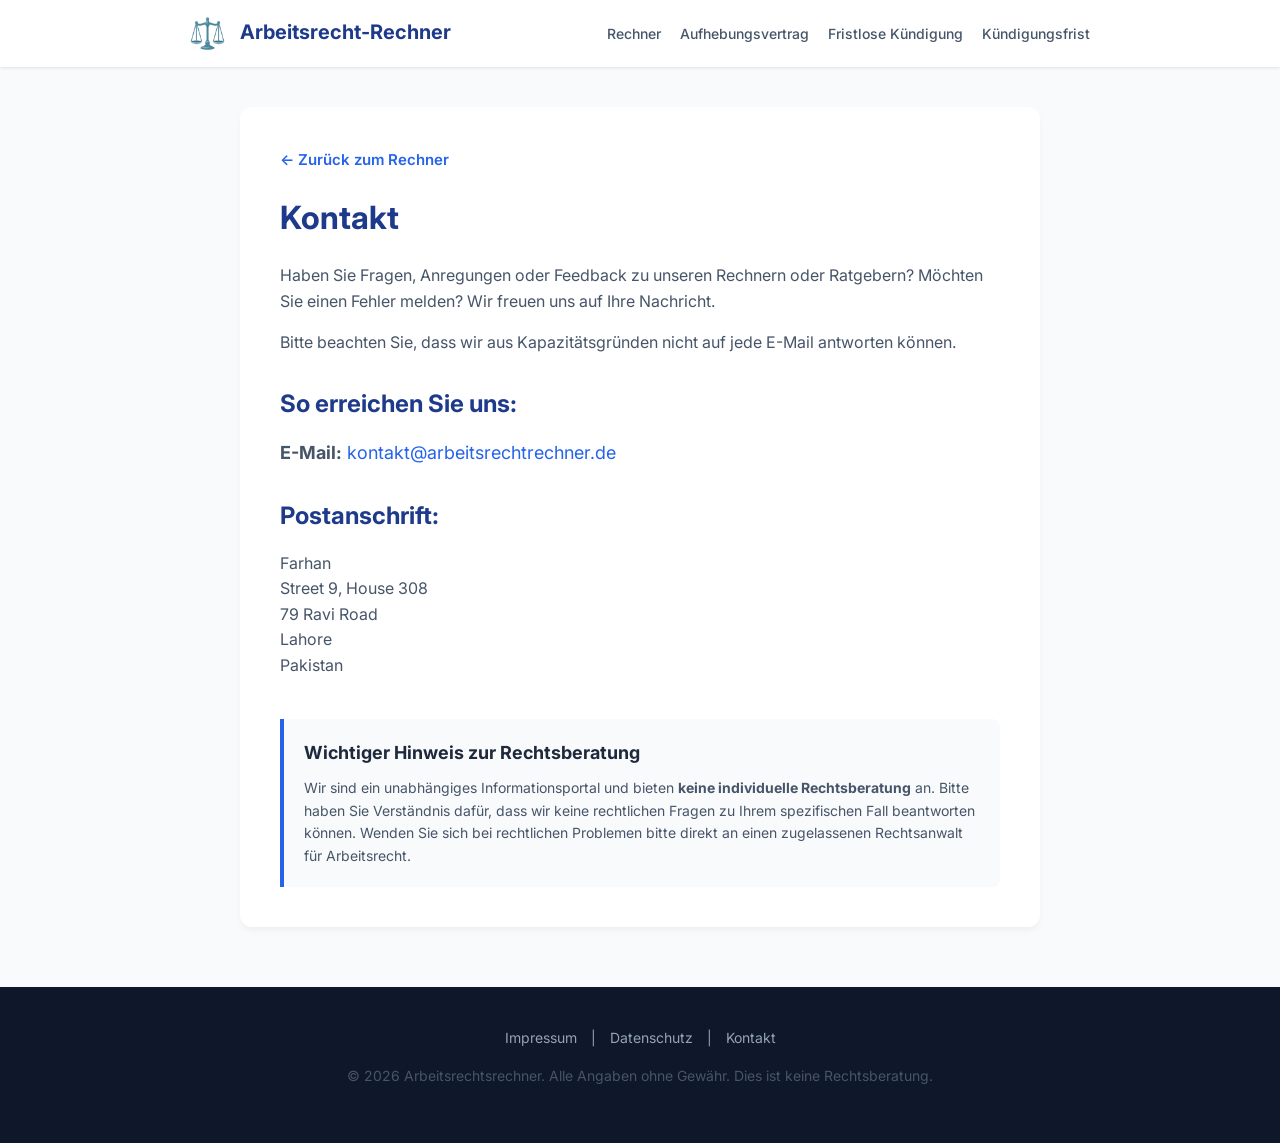
<file: kontakt.html>
<!DOCTYPE html>
<html lang="de">
<head>
    <meta charset="UTF-8">
    <meta name="viewport" content="width=device-width, initial-scale=1.0">
    <title>Kontakt | Arbeitsrechtsrechner</title>
        <link rel="icon" type="image/png" href="favicon.png">
    <meta name="description" content="Kontaktieren Sie das Team von Arbeitsrechtsrechner.de. Wir freuen uns über Ihr Feedback zu unseren kostenlosen Rechnern.">
    <link href="https://fonts.googleapis.com/css2?family=Inter:wght@400;500;600;700&display=swap" rel="stylesheet">
    <link rel="stylesheet" href="style.css">
</head>
<body>
<header>
    <div class="header-content">
        <a href="index.html" class="logo">
    <img src="logo.png" alt="Arbeitsrechtsrechner Logo" style="height: 35px; vertical-align: middle; margin-right: 10px;">
    Arbeitsrecht-Rechner
</a>
        <nav>
            <a href="index.html">Rechner</a>
            <a href="aufhebungsvertrag.html">Aufhebungsvertrag</a>
            <a href="fristlose-kuendigung.html">Fristlose Kündigung</a>
            <a href="kuendigungsfrist.html">Kündigungsfrist</a>
        </nav>
    </div>
</header>

<div class="container">
    <a href="index.html" class="back-link">← Zurück zum Rechner</a>
    
    <h1>Kontakt</h1>
    
    <p>Haben Sie Fragen, Anregungen oder Feedback zu unseren Rechnern oder Ratgebern? Möchten Sie einen Fehler melden? Wir freuen uns auf Ihre Nachricht.</p>

    <p>Bitte beachten Sie, dass wir aus Kapazitätsgründen nicht auf jede E-Mail antworten können.</p>

    <h2>So erreichen Sie uns:</h2>
    <p style="font-size: 18px;">
        <strong>E-Mail:</strong> <a href="mailto:kontakt@arbeitsrechtrechner.de">kontakt@arbeitsrechtrechner.de</a>
    </p>

    <h2>Postanschrift:</h2>
    <p>
        Farhan<br>
        Street 9, House 308<br>
        79 Ravi Road<br>
        Lahore<br>
        Pakistan
    </p>

    <div style="margin-top: 40px; padding: 20px; background-color: #f8fafc; border-left: 4px solid var(--primary-light); border-radius: 0 8px 8px 0;">
        <h3 style="margin-top: 0; color: var(--text-main);">Wichtiger Hinweis zur Rechtsberatung</h3>
        <p style="margin-bottom: 0; font-size: 14px;">
            Wir sind ein unabhängiges Informationsportal und bieten <strong>keine individuelle Rechtsberatung</strong> an. Bitte haben Sie Verständnis dafür, dass wir keine rechtlichen Fragen zu Ihrem spezifischen Fall beantworten können. Wenden Sie sich bei rechtlichen Problemen bitte direkt an einen zugelassenen Rechtsanwalt für Arbeitsrecht.
        </p>
    </div>
</div>

<footer>
    <div class="footer-links">
        <a href="impressum.html">Impressum</a> | 
        <a href="datenschutz.html">Datenschutz</a> | 
        <a href="kontakt.html">Kontakt</a>
    </div>
    <p>&copy; 2026 Arbeitsrechtsrechner. Alle Angaben ohne Gewähr. Dies ist keine Rechtsberatung.</p>
</footer>
</body>
</html>
</file>
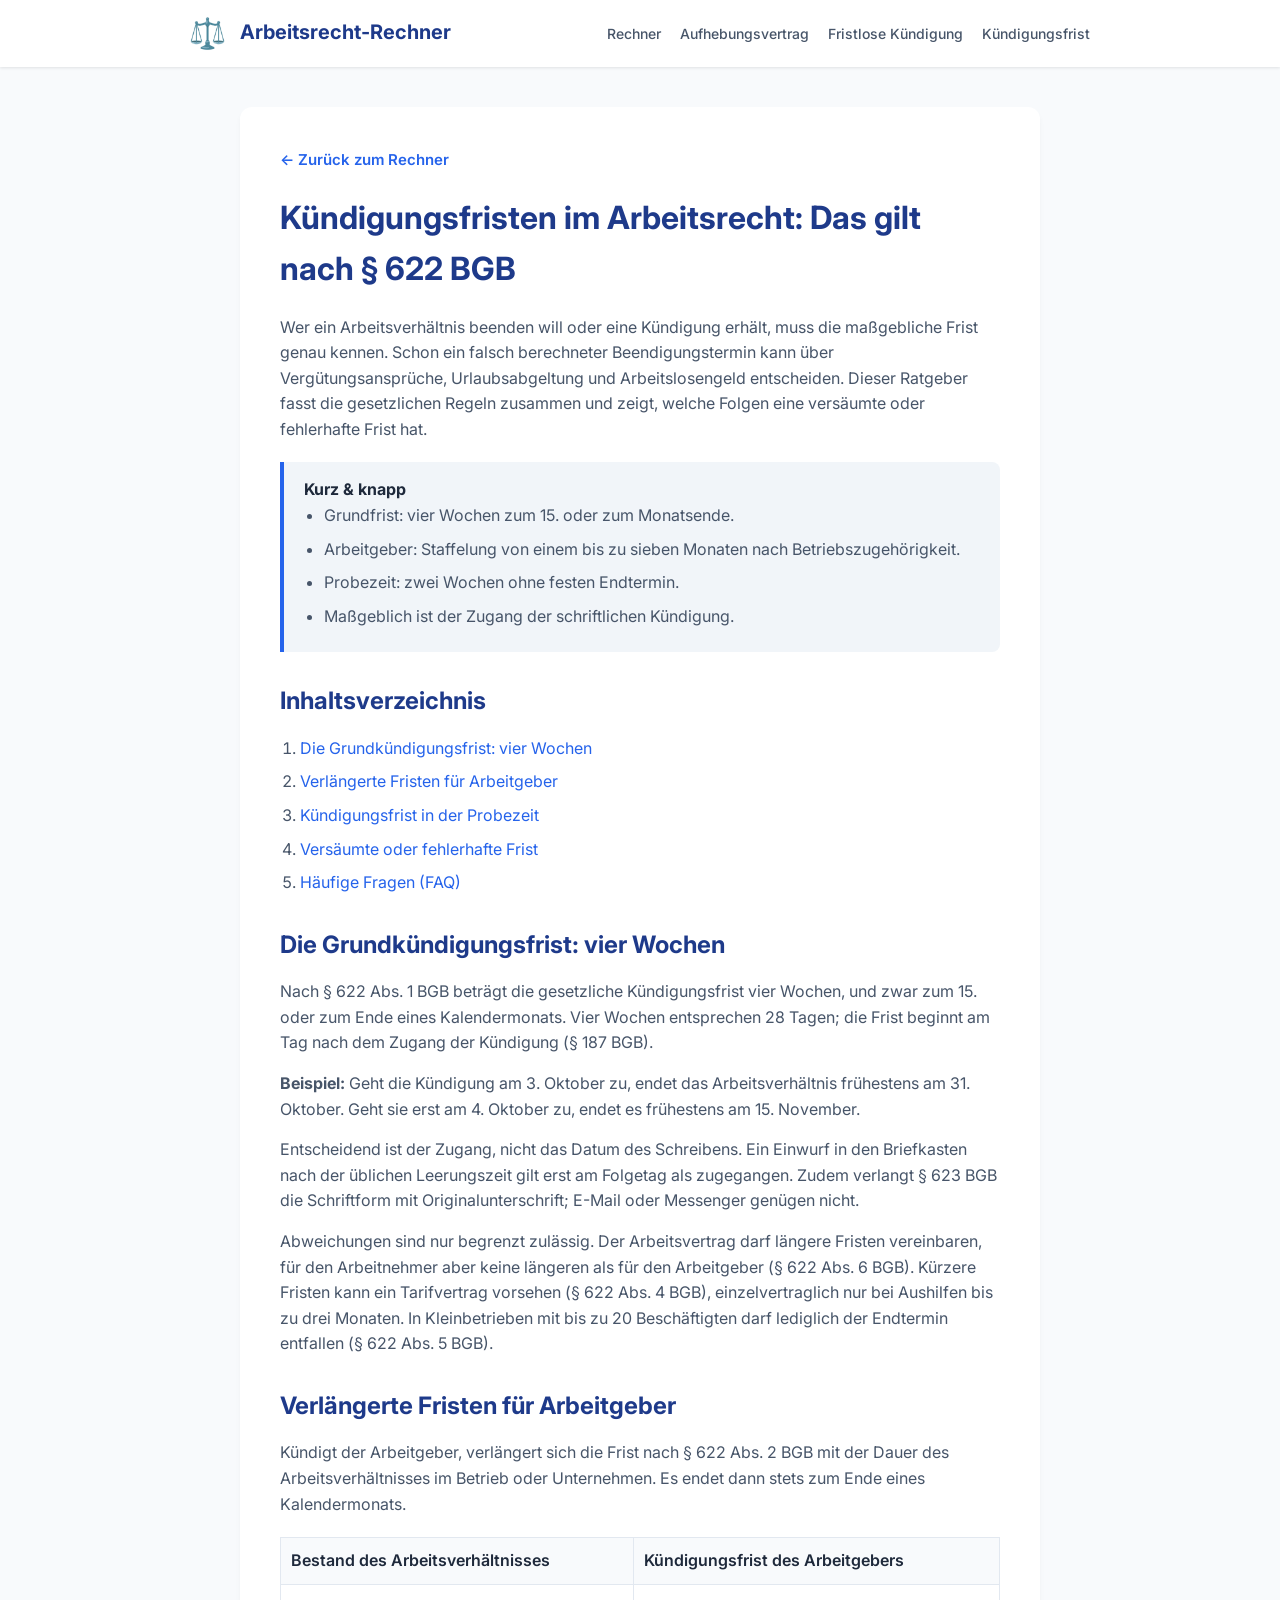
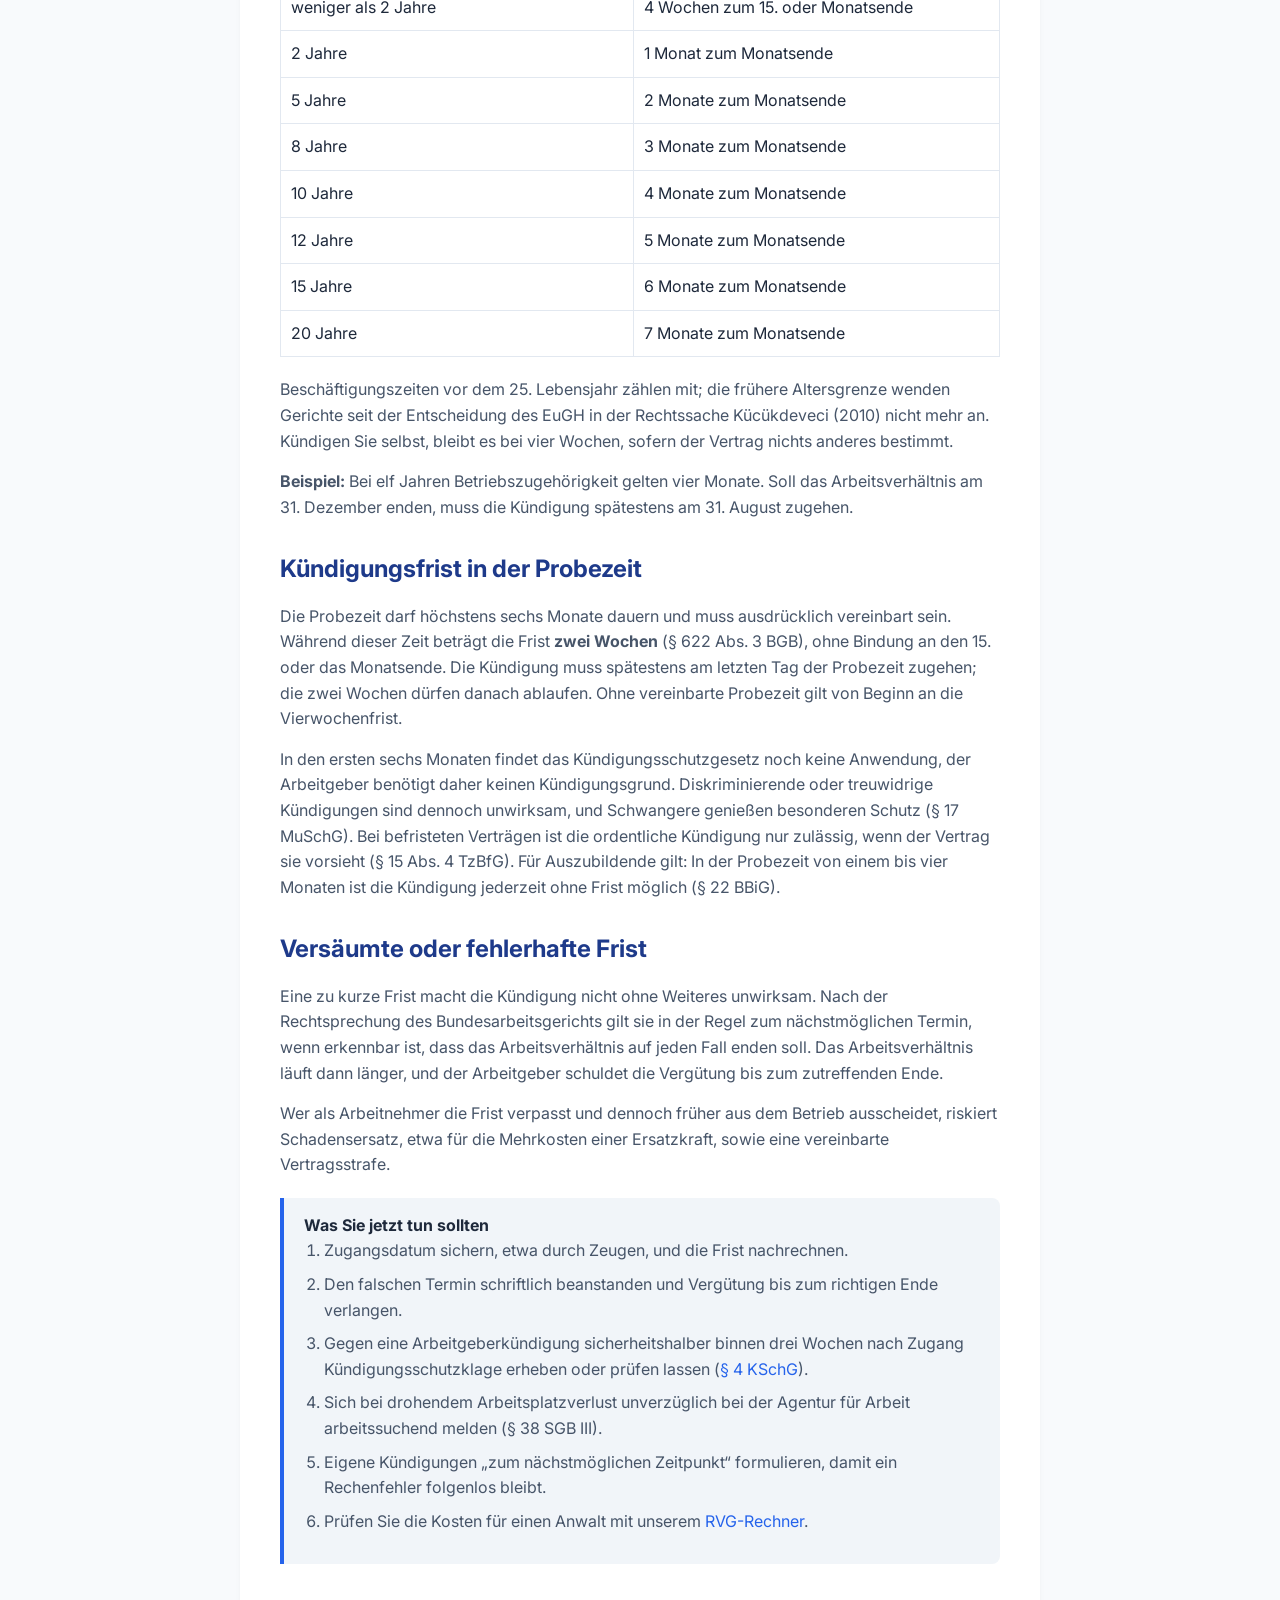
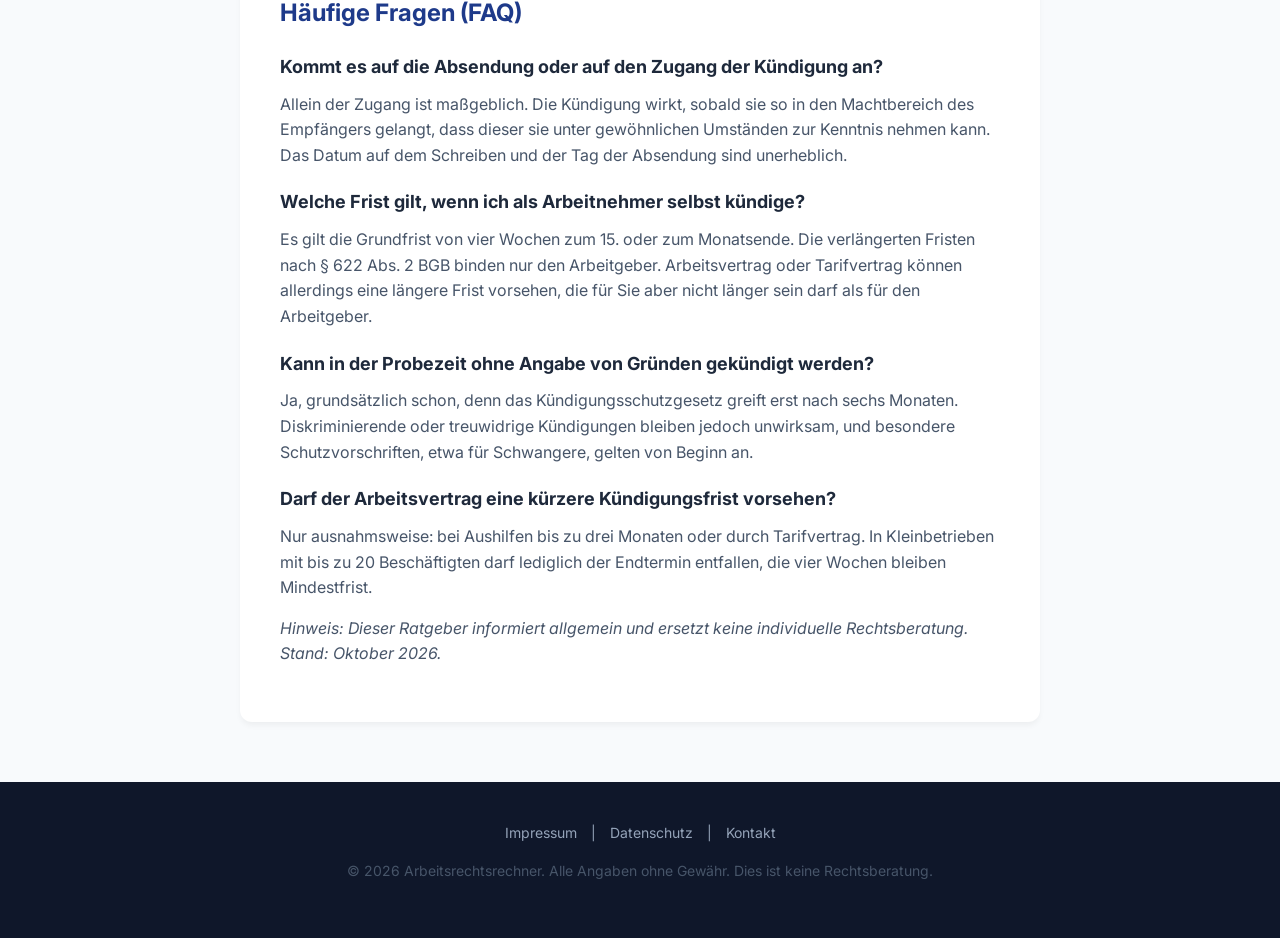
<file: kuendigungsfrist.html>
<!DOCTYPE html>
<html lang="de">
<head>
    <meta charset="UTF-8">
    <meta name="viewport" content="width=device-width, initial-scale=1.0">
    <title>Kündigungsfristen im Arbeitsrecht: Das gilt nach § 622 BGB</title>
        <link rel="icon" type="image/png" href="favicon.png">
    <meta name="description" content="Kündigungsfristen nach § 622 BGB: vier Wochen Grundfrist, verlängerte Fristen für Arbeitgeber mit Tabelle, Regeln in der Probezeit und Folgen einer versäumten oder fehlerhaften Frist.">
    <link href="https://fonts.googleapis.com/css2?family=Inter:wght@400;500;600;700&display=swap" rel="stylesheet">
    <link rel="stylesheet" href="style.css">

    <!-- SEO Schema Markup -->
    <script type="application/ld+json">
    {
      "@context": "https://schema.org",
      "@type": "Article",
      "headline": "Kündigungsfristen im Arbeitsrecht: Das gilt nach § 622 BGB",
      "description": "Kündigungsfristen nach § 622 BGB: vier Wochen Grundfrist, verlängerte Fristen für Arbeitgeber mit Tabelle, Regeln in der Probezeit und Folgen einer versäumten oder fehlerhaften Frist.",
      "inLanguage": "de-DE",
      "datePublished": "2026-10-18",
      "dateModified": "2026-10-18",
      "author": {
        "@type": "Organization",
        "name": "Arbeitsrecht-Rechner"
      },
      "publisher": {
        "@type": "Organization",
        "name": "Arbeitsrecht-Rechner"
      },
      "mainEntityOfPage": {
        "@type": "WebPage",
        "@id": "https://arbeitsrechtrechner.de/kuendigungsfrist.html"
      }
    }
    </script>

    <script type="application/ld+json">
    {
      "@context": "https://schema.org",
      "@type": "FAQPage",
      "mainEntity": [
        {
          "@type": "Question",
          "name": "Kommt es auf die Absendung oder auf den Zugang der Kündigung an?",
          "acceptedAnswer": {
            "@type": "Answer",
            "text": "Allein der Zugang ist maßgeblich. Die Kündigung wirkt, sobald sie so in den Machtbereich des Empfängers gelangt, dass dieser sie unter gewöhnlichen Umständen zur Kenntnis nehmen kann. Das Datum auf dem Schreiben und der Tag der Absendung sind unerheblich."
          }
        },
        {
          "@type": "Question",
          "name": "Welche Frist gilt, wenn ich als Arbeitnehmer selbst kündige?",
          "acceptedAnswer": {
            "@type": "Answer",
            "text": "Es gilt die Grundfrist von vier Wochen zum 15. oder zum Monatsende. Die verlängerten Fristen nach § 622 Abs. 2 BGB binden nur den Arbeitgeber. Arbeitsvertrag oder Tarifvertrag können allerdings eine längere Frist vorsehen, die für Sie aber nicht länger sein darf als für den Arbeitgeber."
          }
        },
        {
          "@type": "Question",
          "name": "Kann in der Probezeit ohne Angabe von Gründen gekündigt werden?",
          "acceptedAnswer": {
            "@type": "Answer",
            "text": "Ja, grundsätzlich schon, denn das Kündigungsschutzgesetz greift erst nach sechs Monaten. Diskriminierende oder treuwidrige Kündigungen bleiben jedoch unwirksam, und besondere Schutzvorschriften, etwa für Schwangere, gelten von Beginn an."
          }
        },
        {
          "@type": "Question",
          "name": "Darf der Arbeitsvertrag eine kürzere Kündigungsfrist vorsehen?",
          "acceptedAnswer": {
            "@type": "Answer",
            "text": "Nur ausnahmsweise: bei Aushilfen bis zu drei Monaten oder durch Tarifvertrag. In Kleinbetrieben mit bis zu 20 Beschäftigten darf lediglich der Endtermin entfallen, die vier Wochen bleiben Mindestfrist."
          }
        }
      ]
    }
    </script>
    <style>
        /* Additional styles for tables and blockquotes to match your site */
        table { width: 100%; border-collapse: collapse; margin: 20px 0; }
        th, td { border: 1px solid var(--border); padding: 10px; text-align: left; }
        th { background-color: #f8fafc; font-weight: 600; }
        blockquote { background-color: #f1f5f9; border-left: 4px solid var(--primary-light); padding: 15px 20px; margin: 20px 0; border-radius: 0 8px 8px 0; color: var(--text-main); }
        blockquote ul { margin-bottom: 0; }
    </style>
</head>
<body>
<header>
    <div class="header-content">
        <a href="index.html" class="logo">
    <img src="logo.png" alt="Arbeitsrechtsrechner Logo" style="height: 35px; vertical-align: middle; margin-right: 10px;">
    Arbeitsrecht-Rechner
</a>
        <nav>
            <a href="index.html">Rechner</a>
            <a href="aufhebungsvertrag.html">Aufhebungsvertrag</a>
            <a href="fristlose-kuendigung.html">Fristlose Kündigung</a>
            <a href="kuendigungsfrist.html">Kündigungsfrist</a>
        </nav>
    </div>
</header>

<div class="container">
    <a href="index.html" class="back-link">← Zurück zum Rechner</a>
    
    <article>
      <h1>Kündigungsfristen im Arbeitsrecht: Das gilt nach § 622 BGB</h1>

      <p>Wer ein Arbeitsverhältnis beenden will oder eine Kündigung erhält, muss die maßgebliche Frist genau kennen. Schon ein falsch berechneter Beendigungstermin kann über Vergütungsansprüche, Urlaubsabgeltung und Arbeitslosengeld entscheiden. Dieser Ratgeber fasst die gesetzlichen Regeln zusammen und zeigt, welche Folgen eine versäumte oder fehlerhafte Frist hat.</p>

      <blockquote>
        <strong>Kurz & knapp</strong>
        <ul>
            <li>Grundfrist: vier Wochen zum 15. oder zum Monatsende.</li>
            <li>Arbeitgeber: Staffelung von einem bis zu sieben Monaten nach Betriebszugehörigkeit.</li>
            <li>Probezeit: zwei Wochen ohne festen Endtermin.</li>
            <li>Maßgeblich ist der Zugang der schriftlichen Kündigung.</li>
        </ul>
      </blockquote>

      <h2>Inhaltsverzeichnis</h2>
      <ol>
        <li><a href="#grundfrist">Die Grundkündigungsfrist: vier Wochen</a></li>
        <li><a href="#staffelung">Verlängerte Fristen für Arbeitgeber</a></li>
        <li><a href="#probezeit">Kündigungsfrist in der Probezeit</a></li>
        <li><a href="#fristfehler">Versäumte oder fehlerhafte Frist</a></li>
        <li><a href="#faq">Häufige Fragen (FAQ)</a></li>
      </ol>

      <h2 id="grundfrist">Die Grundkündigungsfrist: vier Wochen</h2>
      <p>Nach § 622 Abs. 1 BGB beträgt die gesetzliche Kündigungsfrist vier Wochen, und zwar zum 15. oder zum Ende eines Kalendermonats. Vier Wochen entsprechen 28 Tagen; die Frist beginnt am Tag nach dem Zugang der Kündigung (§ 187 BGB).</p>
      
      <p><strong>Beispiel:</strong> Geht die Kündigung am 3. Oktober zu, endet das Arbeitsverhältnis frühestens am 31. Oktober. Geht sie erst am 4. Oktober zu, endet es frühestens am 15. November.</p>
      
      <p>Entscheidend ist der Zugang, nicht das Datum des Schreibens. Ein Einwurf in den Briefkasten nach der üblichen Leerungszeit gilt erst am Folgetag als zugegangen. Zudem verlangt § 623 BGB die Schriftform mit Originalunterschrift; E-Mail oder Messenger genügen nicht.</p>
      
      <p>Abweichungen sind nur begrenzt zulässig. Der Arbeitsvertrag darf längere Fristen vereinbaren, für den Arbeitnehmer aber keine längeren als für den Arbeitgeber (§ 622 Abs. 6 BGB). Kürzere Fristen kann ein Tarifvertrag vorsehen (§ 622 Abs. 4 BGB), einzelvertraglich nur bei Aushilfen bis zu drei Monaten. In Kleinbetrieben mit bis zu 20 Beschäftigten darf lediglich der Endtermin entfallen (§ 622 Abs. 5 BGB).</p>

      <h2 id="staffelung">Verlängerte Fristen für Arbeitgeber</h2>
      <p>Kündigt der Arbeitgeber, verlängert sich die Frist nach § 622 Abs. 2 BGB mit der Dauer des Arbeitsverhältnisses im Betrieb oder Unternehmen. Es endet dann stets zum Ende eines Kalendermonats.</p>

      <table>
        <thead>
          <tr>
            <th>Bestand des Arbeitsverhältnisses</th>
            <th>Kündigungsfrist des Arbeitgebers</th>
          </tr>
        </thead>
        <tbody>
          <tr>
            <td>weniger als 2 Jahre</td>
            <td>4 Wochen zum 15. oder Monatsende</td>
          </tr>
          <tr>
            <td>2 Jahre</td>
            <td>1 Monat zum Monatsende</td>
          </tr>
          <tr>
            <td>5 Jahre</td>
            <td>2 Monate zum Monatsende</td>
          </tr>
          <tr>
            <td>8 Jahre</td>
            <td>3 Monate zum Monatsende</td>
          </tr>
          <tr>
            <td>10 Jahre</td>
            <td>4 Monate zum Monatsende</td>
          </tr>
          <tr>
            <td>12 Jahre</td>
            <td>5 Monate zum Monatsende</td>
          </tr>
          <tr>
            <td>15 Jahre</td>
            <td>6 Monate zum Monatsende</td>
          </tr>
          <tr>
            <td>20 Jahre</td>
            <td>7 Monate zum Monatsende</td>
          </tr>
        </tbody>
      </table>

      <p>Beschäftigungszeiten vor dem 25. Lebensjahr zählen mit; die frühere Altersgrenze wenden Gerichte seit der Entscheidung des EuGH in der Rechtssache Kücükdeveci (2010) nicht mehr an. Kündigen Sie selbst, bleibt es bei vier Wochen, sofern der Vertrag nichts anderes bestimmt.</p>
      
      <p><strong>Beispiel:</strong> Bei elf Jahren Betriebszugehörigkeit gelten vier Monate. Soll das Arbeitsverhältnis am 31. Dezember enden, muss die Kündigung spätestens am 31. August zugehen.</p>

      <h2 id="probezeit">Kündigungsfrist in der Probezeit</h2>
      <p>Die Probezeit darf höchstens sechs Monate dauern und muss ausdrücklich vereinbart sein. Während dieser Zeit beträgt die Frist <strong>zwei Wochen</strong> (§ 622 Abs. 3 BGB), ohne Bindung an den 15. oder das Monatsende. Die Kündigung muss spätestens am letzten Tag der Probezeit zugehen; die zwei Wochen dürfen danach ablaufen. Ohne vereinbarte Probezeit gilt von Beginn an die Vierwochenfrist.</p>
      
      <p>In den ersten sechs Monaten findet das Kündigungsschutzgesetz noch keine Anwendung, der Arbeitgeber benötigt daher keinen Kündigungsgrund. Diskriminierende oder treuwidrige Kündigungen sind dennoch unwirksam, und Schwangere genießen besonderen Schutz (§ 17 MuSchG). Bei befristeten Verträgen ist die ordentliche Kündigung nur zulässig, wenn der Vertrag sie vorsieht (§ 15 Abs. 4 TzBfG). Für Auszubildende gilt: In der Probezeit von einem bis vier Monaten ist die Kündigung jederzeit ohne Frist möglich (§ 22 BBiG).</p>

      <h2 id="fristfehler">Versäumte oder fehlerhafte Frist</h2>
      <p>Eine zu kurze Frist macht die Kündigung nicht ohne Weiteres unwirksam. Nach der Rechtsprechung des Bundesarbeitsgerichts gilt sie in der Regel zum nächstmöglichen Termin, wenn erkennbar ist, dass das Arbeitsverhältnis auf jeden Fall enden soll. Das Arbeitsverhältnis läuft dann länger, und der Arbeitgeber schuldet die Vergütung bis zum zutreffenden Ende.</p>
      
      <p>Wer als Arbeitnehmer die Frist verpasst und dennoch früher aus dem Betrieb ausscheidet, riskiert Schadensersatz, etwa für die Mehrkosten einer Ersatzkraft, sowie eine vereinbarte Vertragsstrafe.</p>

      <blockquote>
        <strong>Was Sie jetzt tun sollten</strong>
        <ol>
            <li>Zugangsdatum sichern, etwa durch Zeugen, und die Frist nachrechnen.</li>
            <li>Den falschen Termin schriftlich beanstanden und Vergütung bis zum richtigen Ende verlangen.</li>
            <li>Gegen eine Arbeitgeberkündigung sicherheitshalber binnen drei Wochen nach Zugang Kündigungsschutzklage erheben oder prüfen lassen (<a href="fristlose-kuendigung.html">§ 4 KSchG</a>).</li>
            <li>Sich bei drohendem Arbeitsplatzverlust unverzüglich bei der Agentur für Arbeit arbeitssuchend melden (§ 38 SGB III).</li>
            <li>Eigene Kündigungen „zum nächstmöglichen Zeitpunkt“ formulieren, damit ein Rechenfehler folgenlos bleibt.</li>
            <li>Prüfen Sie die Kosten für einen Anwalt mit unserem <a href="index.html">RVG-Rechner</a>.</li>
        </ol>
      </blockquote>

      <h2 id="faq">Häufige Fragen (FAQ)</h2>

      <h3>Kommt es auf die Absendung oder auf den Zugang der Kündigung an?</h3>
      <p>Allein der Zugang ist maßgeblich. Die Kündigung wirkt, sobald sie so in den Machtbereich des Empfängers gelangt, dass dieser sie unter gewöhnlichen Umständen zur Kenntnis nehmen kann. Das Datum auf dem Schreiben und der Tag der Absendung sind unerheblich.</p>

      <h3>Welche Frist gilt, wenn ich als Arbeitnehmer selbst kündige?</h3>
      <p>Es gilt die Grundfrist von vier Wochen zum 15. oder zum Monatsende. Die verlängerten Fristen nach § 622 Abs. 2 BGB binden nur den Arbeitgeber. Arbeitsvertrag oder Tarifvertrag können allerdings eine längere Frist vorsehen, die für Sie aber nicht länger sein darf als für den Arbeitgeber.</p>

      <h3>Kann in der Probezeit ohne Angabe von Gründen gekündigt werden?</h3>
      <p>Ja, grundsätzlich schon, denn das Kündigungsschutzgesetz greift erst nach sechs Monaten. Diskriminierende oder treuwidrige Kündigungen bleiben jedoch unwirksam, und besondere Schutzvorschriften, etwa für Schwangere, gelten von Beginn an.</p>

      <h3>Darf der Arbeitsvertrag eine kürzere Kündigungsfrist vorsehen?</h3>
      <p>Nur ausnahmsweise: bei Aushilfen bis zu drei Monaten oder durch Tarifvertrag. In Kleinbetrieben mit bis zu 20 Beschäftigten darf lediglich der Endtermin entfallen, die vier Wochen bleiben Mindestfrist.</p>

      <p><em>Hinweis: Dieser Ratgeber informiert allgemein und ersetzt keine individuelle Rechtsberatung. Stand: Oktober 2026.</em></p>
    </article>
</div>

<footer>
    <div class="footer-links">
        <a href="impressum.html">Impressum</a> | 
        <a href="datenschutz.html">Datenschutz</a> | 
        <a href="kontakt.html">Kontakt</a>
    </div>
    <p>&copy; 2026 Arbeitsrechtsrechner. Alle Angaben ohne Gewähr. Dies ist keine Rechtsberatung.</p>
</footer>
</body>
</html>
</file>
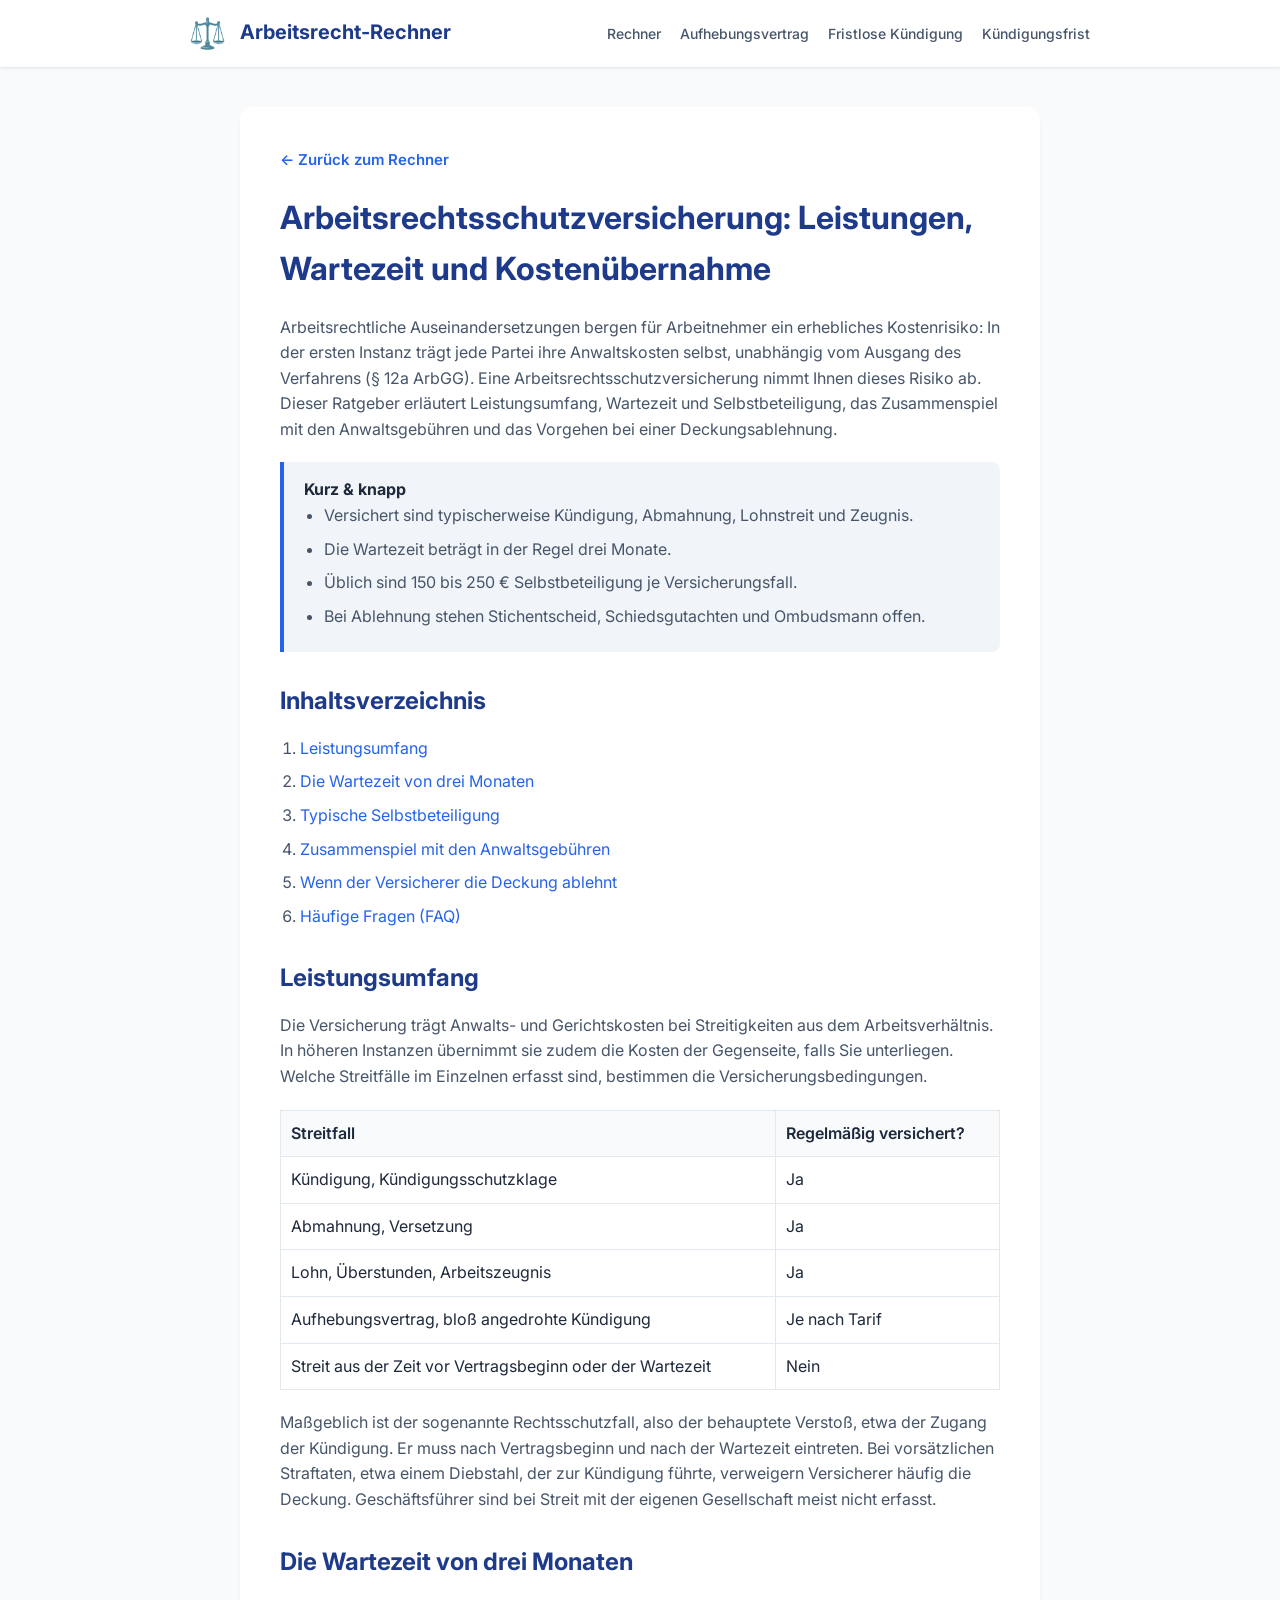
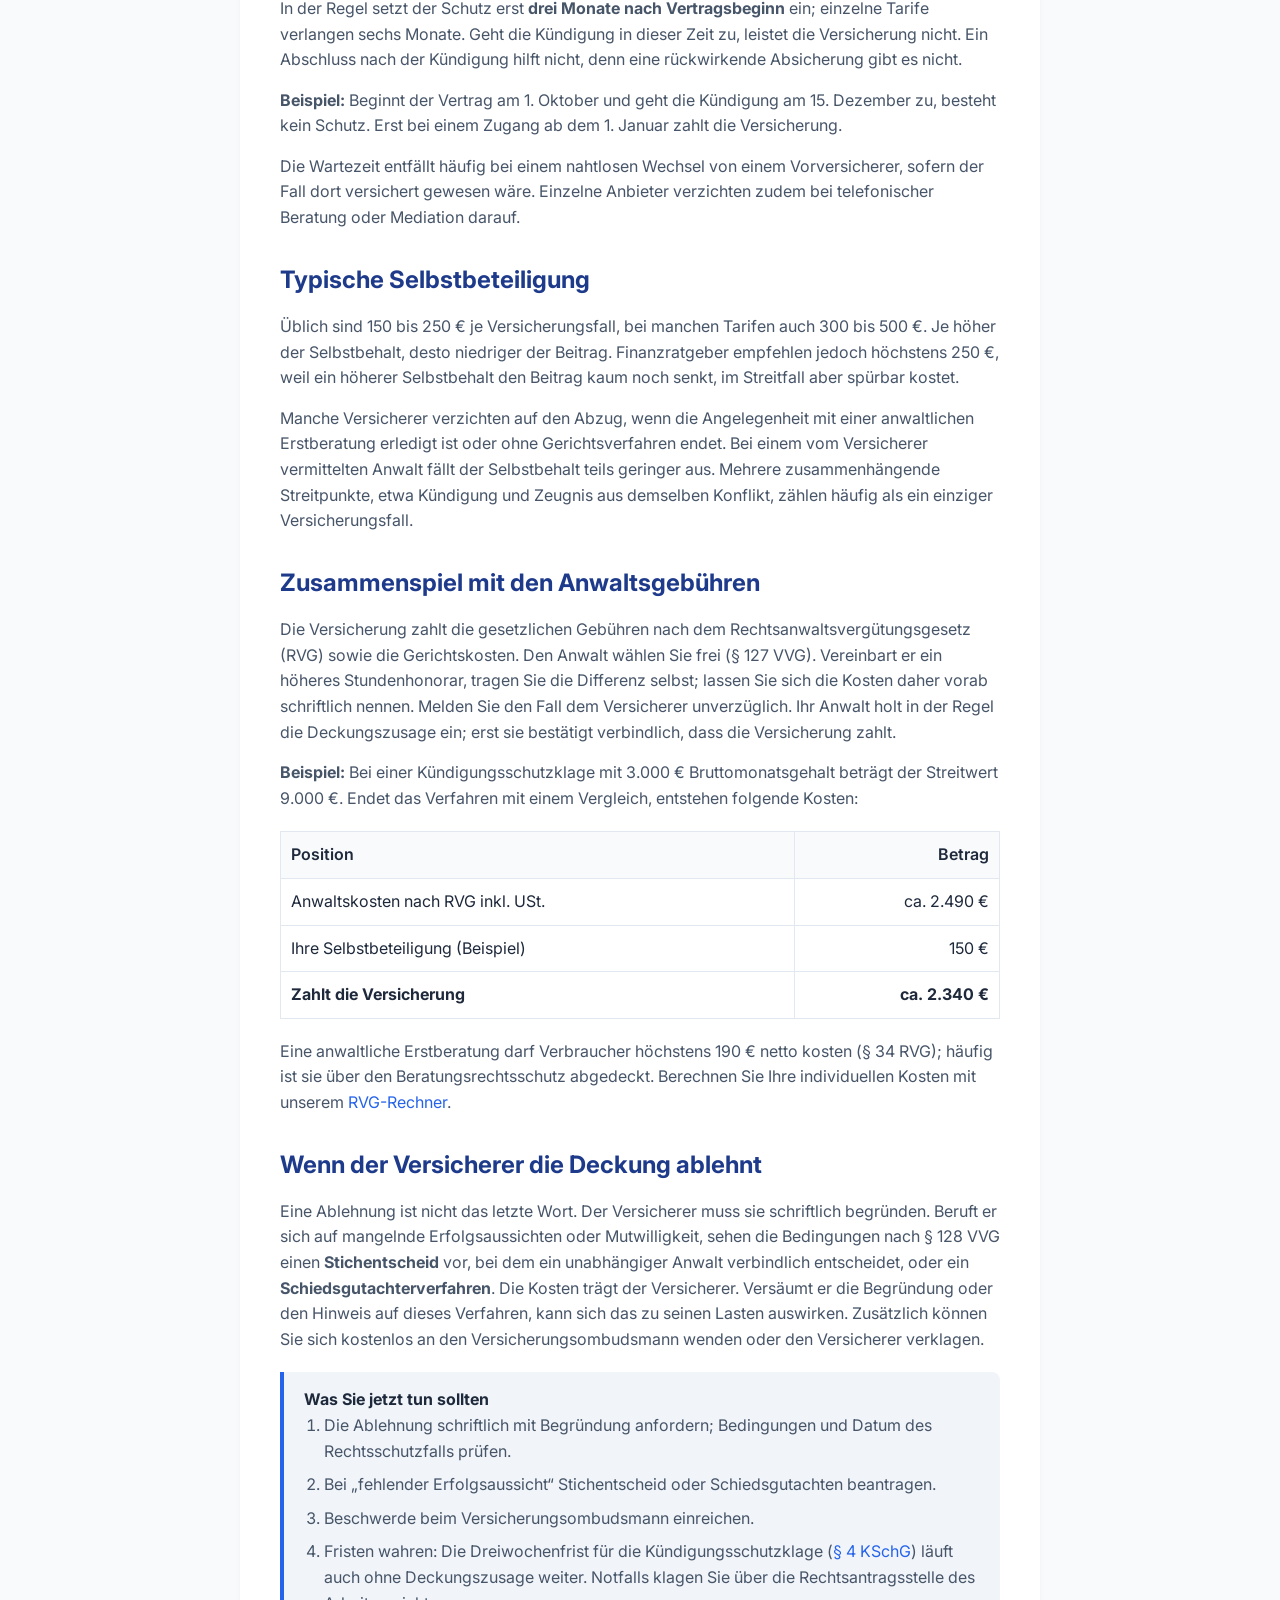
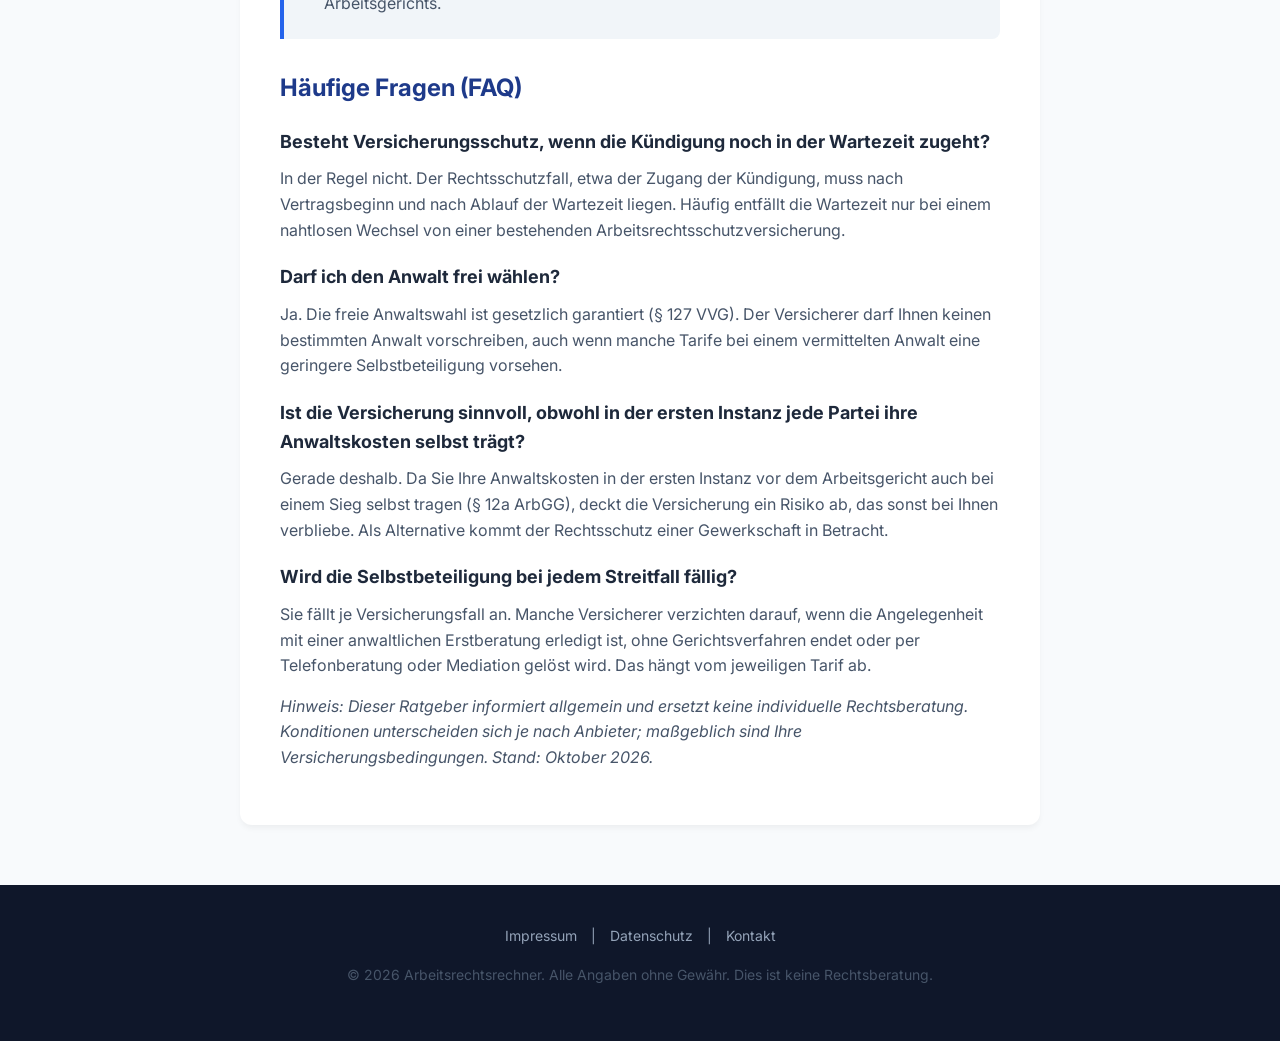
<file: rechtsschutz.html>
<!DOCTYPE html>
<html lang="de">
<head>
    <meta charset="UTF-8">
    <meta name="viewport" content="width=device-width, initial-scale=1.0">
    <title>Arbeitsrechtsschutzversicherung: Leistungen, Wartezeit & Kosten</title>
        <link rel="icon" type="image/png" href="favicon.png">
    <meta name="description" content="Arbeitsrechtsschutz im Überblick: Leistungsumfang, dreimonatige Wartezeit, typische Selbstbeteiligung, Zusammenspiel mit Anwaltsgebühren und Vorgehen bei Deckungsablehnung.">
    <link href="https://fonts.googleapis.com/css2?family=Inter:wght@400;500;600;700&display=swap" rel="stylesheet">
    <link rel="stylesheet" href="style.css">

    <!-- SEO Schema Markup -->
    <script type="application/ld+json">
    {
      "@context": "https://schema.org",
      "@type": "Article",
      "headline": "Arbeitsrechtsschutzversicherung: Leistungen, Wartezeit und Kostenübernahme",
      "description": "Arbeitsrechtsschutzversicherung im Überblick: Leistungsumfang, dreimonatige Wartezeit, typische Selbstbeteiligung, Zusammenspiel mit den Anwaltsgebühren und Vorgehen bei Ablehnung der Deckung.",
      "inLanguage": "de-DE",
      "datePublished": "2026-10-18",
      "dateModified": "2026-10-18",
      "author": {
        "@type": "Organization",
        "name": "Arbeitsrecht-Rechner"
      },
      "publisher": {
        "@type": "Organization",
        "name": "Arbeitsrecht-Rechner"
      },
      "mainEntityOfPage": {
        "@type": "WebPage",
        "@id": "https://arbeitsrechtrechner.de/rechtsschutz.html"
      }
    }
    </script>

    <script type="application/ld+json">
    {
      "@context": "https://schema.org",
      "@type": "FAQPage",
      "mainEntity": [
        {
          "@type": "Question",
          "name": "Besteht Versicherungsschutz, wenn die Kündigung noch in der Wartezeit zugeht?",
          "acceptedAnswer": {
            "@type": "Answer",
            "text": "In der Regel nicht. Der Rechtsschutzfall, etwa der Zugang der Kündigung, muss nach Vertragsbeginn und nach Ablauf der Wartezeit liegen. Häufig entfällt die Wartezeit nur bei einem nahtlosen Wechsel von einer bestehenden Arbeitsrechtsschutzversicherung."
          }
        },
        {
          "@type": "Question",
          "name": "Darf ich den Anwalt frei wählen?",
          "acceptedAnswer": {
            "@type": "Answer",
            "text": "Ja. Die freie Anwaltswahl ist gesetzlich garantiert (§ 127 VVG). Der Versicherer darf Ihnen keinen bestimmten Anwalt vorschreiben, auch wenn manche Tarife bei einem vermittelten Anwalt eine geringere Selbstbeteiligung vorsehen."
          }
        },
        {
          "@type": "Question",
          "name": "Ist die Versicherung sinnvoll, obwohl in der ersten Instanz jede Partei ihre Anwaltskosten selbst trägt?",
          "acceptedAnswer": {
            "@type": "Answer",
            "text": "Gerade deshalb. Da Sie Ihre Anwaltskosten in der ersten Instanz vor dem Arbeitsgericht auch bei einem Sieg selbst tragen (§ 12a ArbGG), deckt die Versicherung ein Risiko ab, das sonst bei Ihnen verbliebe. Als Alternative kommt der Rechtsschutz einer Gewerkschaft in Betracht."
          }
        },
        {
          "@type": "Question",
          "name": "Wird die Selbstbeteiligung bei jedem Streitfall fällig?",
          "acceptedAnswer": {
            "@type": "Answer",
            "text": "Sie fällt je Versicherungsfall an. Manche Versicherer verzichten darauf, wenn die Angelegenheit mit einer anwaltlichen Erstberatung erledigt ist, ohne Gerichtsverfahren endet oder per Telefonberatung oder Mediation gelöst wird. Das hängt vom jeweiligen Tarif ab."
          }
        }
      ]
    }
    </script>
    
    <style>
        table { width: 100%; border-collapse: collapse; margin: 20px 0; }
        th, td { border: 1px solid var(--border); padding: 10px; text-align: left; }
        th { background-color: #f8fafc; font-weight: 600; }
        blockquote { background-color: #f1f5f9; border-left: 4px solid var(--primary-light); padding: 15px 20px; margin: 20px 0; border-radius: 0 8px 8px 0; color: var(--text-main); }
        blockquote ul, blockquote ol { margin-bottom: 0; padding-left: 20px; }
    </style>
</head>
<body>
<header>
    <div class="header-content">
        <a href="index.html" class="logo">
    <img src="logo.png" alt="Arbeitsrechtsrechner Logo" style="height: 35px; vertical-align: middle; margin-right: 10px;">
    Arbeitsrecht-Rechner
</a>
        <nav>
            <a href="index.html">Rechner</a>
            <a href="aufhebungsvertrag.html">Aufhebungsvertrag</a>
            <a href="fristlose-kuendigung.html">Fristlose Kündigung</a>
            <a href="kuendigungsfrist.html">Kündigungsfrist</a>
        </nav>
    </div>
</header>

<div class="container">
    <a href="index.html" class="back-link">← Zurück zum Rechner</a>
    
    <article>
      <h1>Arbeitsrechtsschutzversicherung: Leistungen, Wartezeit und Kostenübernahme</h1>

      <p>Arbeitsrechtliche Auseinandersetzungen bergen für Arbeitnehmer ein erhebliches Kostenrisiko: In der ersten Instanz trägt jede Partei ihre Anwaltskosten selbst, unabhängig vom Ausgang des Verfahrens (§ 12a ArbGG). Eine Arbeitsrechtsschutzversicherung nimmt Ihnen dieses Risiko ab. Dieser Ratgeber erläutert Leistungsumfang, Wartezeit und Selbstbeteiligung, das Zusammenspiel mit den Anwaltsgebühren und das Vorgehen bei einer Deckungsablehnung.</p>

      <blockquote>
        <strong>Kurz & knapp</strong>
        <ul>
            <li>Versichert sind typischerweise Kündigung, Abmahnung, Lohnstreit und Zeugnis.</li>
            <li>Die Wartezeit beträgt in der Regel drei Monate.</li>
            <li>Üblich sind 150 bis 250 € Selbstbeteiligung je Versicherungsfall.</li>
            <li>Bei Ablehnung stehen Stichentscheid, Schiedsgutachten und Ombudsmann offen.</li>
        </ul>
      </blockquote>

      <h2>Inhaltsverzeichnis</h2>
      <ol>
        <li><a href="#leistungen">Leistungsumfang</a></li>
        <li><a href="#wartezeit">Die Wartezeit von drei Monaten</a></li>
        <li><a href="#selbstbeteiligung">Typische Selbstbeteiligung</a></li>
        <li><a href="#anwaltskosten">Zusammenspiel mit den Anwaltsgebühren</a></li>
        <li><a href="#ablehnung">Wenn der Versicherer die Deckung ablehnt</a></li>
        <li><a href="#faq">Häufige Fragen (FAQ)</a></li>
      </ol>

      <h2 id="leistungen">Leistungsumfang</h2>
      <p>Die Versicherung trägt Anwalts- und Gerichtskosten bei Streitigkeiten aus dem Arbeitsverhältnis. In höheren Instanzen übernimmt sie zudem die Kosten der Gegenseite, falls Sie unterliegen. Welche Streitfälle im Einzelnen erfasst sind, bestimmen die Versicherungsbedingungen.</p>

      <table>
        <thead>
          <tr>
            <th>Streitfall</th>
            <th>Regelmäßig versichert?</th>
          </tr>
        </thead>
        <tbody>
          <tr>
            <td>Kündigung, Kündigungsschutzklage</td>
            <td>Ja</td>
          </tr>
          <tr>
            <td>Abmahnung, Versetzung</td>
            <td>Ja</td>
          </tr>
          <tr>
            <td>Lohn, Überstunden, Arbeitszeugnis</td>
            <td>Ja</td>
          </tr>
          <tr>
            <td>Aufhebungsvertrag, bloß angedrohte Kündigung</td>
            <td>Je nach Tarif</td>
          </tr>
          <tr>
            <td>Streit aus der Zeit vor Vertragsbeginn oder der Wartezeit</td>
            <td>Nein</td>
          </tr>
        </tbody>
      </table>

      <p>Maßgeblich ist der sogenannte Rechtsschutzfall, also der behauptete Verstoß, etwa der Zugang der Kündigung. Er muss nach Vertragsbeginn und nach der Wartezeit eintreten. Bei vorsätzlichen Straftaten, etwa einem Diebstahl, der zur Kündigung führte, verweigern Versicherer häufig die Deckung. Geschäftsführer sind bei Streit mit der eigenen Gesellschaft meist nicht erfasst.</p>

      <h2 id="wartezeit">Die Wartezeit von drei Monaten</h2>
      <p>In der Regel setzt der Schutz erst <strong>drei Monate nach Vertragsbeginn</strong> ein; einzelne Tarife verlangen sechs Monate. Geht die Kündigung in dieser Zeit zu, leistet die Versicherung nicht. Ein Abschluss nach der Kündigung hilft nicht, denn eine rückwirkende Absicherung gibt es nicht.</p>
      
      <p><strong>Beispiel:</strong> Beginnt der Vertrag am 1. Oktober und geht die Kündigung am 15. Dezember zu, besteht kein Schutz. Erst bei einem Zugang ab dem 1. Januar zahlt die Versicherung.</p>
      
      <p>Die Wartezeit entfällt häufig bei einem nahtlosen Wechsel von einem Vorversicherer, sofern der Fall dort versichert gewesen wäre. Einzelne Anbieter verzichten zudem bei telefonischer Beratung oder Mediation darauf.</p>

      <h2 id="selbstbeteiligung">Typische Selbstbeteiligung</h2>
      <p>Üblich sind 150 bis 250 € je Versicherungsfall, bei manchen Tarifen auch 300 bis 500 €. Je höher der Selbstbehalt, desto niedriger der Beitrag. Finanzratgeber empfehlen jedoch höchstens 250 €, weil ein höherer Selbstbehalt den Beitrag kaum noch senkt, im Streitfall aber spürbar kostet.</p>
      
      <p>Manche Versicherer verzichten auf den Abzug, wenn die Angelegenheit mit einer anwaltlichen Erstberatung erledigt ist oder ohne Gerichtsverfahren endet. Bei einem vom Versicherer vermittelten Anwalt fällt der Selbstbehalt teils geringer aus. Mehrere zusammenhängende Streitpunkte, etwa Kündigung und Zeugnis aus demselben Konflikt, zählen häufig als ein einziger Versicherungsfall.</p>

      <h2 id="anwaltskosten">Zusammenspiel mit den Anwaltsgebühren</h2>
      <p>Die Versicherung zahlt die gesetzlichen Gebühren nach dem Rechtsanwaltsvergütungsgesetz (RVG) sowie die Gerichtskosten. Den Anwalt wählen Sie frei (§ 127 VVG). Vereinbart er ein höheres Stundenhonorar, tragen Sie die Differenz selbst; lassen Sie sich die Kosten daher vorab schriftlich nennen. Melden Sie den Fall dem Versicherer unverzüglich. Ihr Anwalt holt in der Regel die Deckungszusage ein; erst sie bestätigt verbindlich, dass die Versicherung zahlt.</p>
      
      <p><strong>Beispiel:</strong> Bei einer Kündigungsschutzklage mit 3.000 € Bruttomonatsgehalt beträgt der Streitwert 9.000 €. Endet das Verfahren mit einem Vergleich, entstehen folgende Kosten:</p>

      <table>
        <thead>
          <tr>
            <th>Position</th>
            <th style="text-align: right;">Betrag</th>
          </tr>
        </thead>
        <tbody>
          <tr>
            <td>Anwaltskosten nach RVG inkl. USt.</td>
            <td style="text-align: right;">ca. 2.490 €</td>
          </tr>
          <tr>
            <td>Ihre Selbstbeteiligung (Beispiel)</td>
            <td style="text-align: right;">150 €</td>
          </tr>
          <tr>
            <td><strong>Zahlt die Versicherung</strong></td>
            <td style="text-align: right;"><strong>ca. 2.340 €</strong></td>
          </tr>
        </tbody>
      </table>

      <p>Eine anwaltliche Erstberatung darf Verbraucher höchstens 190 € netto kosten (§ 34 RVG); häufig ist sie über den Beratungsrechtsschutz abgedeckt. Berechnen Sie Ihre individuellen Kosten mit unserem <a href="index.html">RVG-Rechner</a>.</p>

      <h2 id="ablehnung">Wenn der Versicherer die Deckung ablehnt</h2>
      <p>Eine Ablehnung ist nicht das letzte Wort. Der Versicherer muss sie schriftlich begründen. Beruft er sich auf mangelnde Erfolgsaussichten oder Mutwilligkeit, sehen die Bedingungen nach § 128 VVG einen <strong>Stichentscheid</strong> vor, bei dem ein unabhängiger Anwalt verbindlich entscheidet, oder ein <strong>Schiedsgutachterverfahren</strong>. Die Kosten trägt der Versicherer. Versäumt er die Begründung oder den Hinweis auf dieses Verfahren, kann sich das zu seinen Lasten auswirken. Zusätzlich können Sie sich kostenlos an den Versicherungsombudsmann wenden oder den Versicherer verklagen.</p>

      <blockquote>
        <strong>Was Sie jetzt tun sollten</strong>
        <ol>
            <li>Die Ablehnung schriftlich mit Begründung anfordern; Bedingungen und Datum des Rechtsschutzfalls prüfen.</li>
            <li>Bei „fehlender Erfolgsaussicht“ Stichentscheid oder Schiedsgutachten beantragen.</li>
            <li>Beschwerde beim Versicherungsombudsmann einreichen.</li>
            <li>Fristen wahren: Die Dreiwochenfrist für die Kündigungsschutzklage (<a href="fristlose-kuendigung.html">§ 4 KSchG</a>) läuft auch ohne Deckungszusage weiter. Notfalls klagen Sie über die Rechtsantragsstelle des Arbeitsgerichts.</li>
        </ol>
      </blockquote>

      <h2 id="faq">Häufige Fragen (FAQ)</h2>

      <h3>Besteht Versicherungsschutz, wenn die Kündigung noch in der Wartezeit zugeht?</h3>
      <p>In der Regel nicht. Der Rechtsschutzfall, etwa der Zugang der Kündigung, muss nach Vertragsbeginn und nach Ablauf der Wartezeit liegen. Häufig entfällt die Wartezeit nur bei einem nahtlosen Wechsel von einer bestehenden Arbeitsrechtsschutzversicherung.</p>

      <h3>Darf ich den Anwalt frei wählen?</h3>
      <p>Ja. Die freie Anwaltswahl ist gesetzlich garantiert (§ 127 VVG). Der Versicherer darf Ihnen keinen bestimmten Anwalt vorschreiben, auch wenn manche Tarife bei einem vermittelten Anwalt eine geringere Selbstbeteiligung vorsehen.</p>

      <h3>Ist die Versicherung sinnvoll, obwohl in der ersten Instanz jede Partei ihre Anwaltskosten selbst trägt?</h3>
      <p>Gerade deshalb. Da Sie Ihre Anwaltskosten in der ersten Instanz vor dem Arbeitsgericht auch bei einem Sieg selbst tragen (§ 12a ArbGG), deckt die Versicherung ein Risiko ab, das sonst bei Ihnen verbliebe. Als Alternative kommt der Rechtsschutz einer Gewerkschaft in Betracht.</p>

      <h3>Wird die Selbstbeteiligung bei jedem Streitfall fällig?</h3>
      <p>Sie fällt je Versicherungsfall an. Manche Versicherer verzichten darauf, wenn die Angelegenheit mit einer anwaltlichen Erstberatung erledigt ist, ohne Gerichtsverfahren endet oder per Telefonberatung oder Mediation gelöst wird. Das hängt vom jeweiligen Tarif ab.</p>

      <p><em>Hinweis: Dieser Ratgeber informiert allgemein und ersetzt keine individuelle Rechtsberatung. Konditionen unterscheiden sich je nach Anbieter; maßgeblich sind Ihre Versicherungsbedingungen. Stand: Oktober 2026.</em></p>
    </article>
</div>

<footer>
    <div class="footer-links">
        <a href="impressum.html">Impressum</a> | 
        <a href="datenschutz.html">Datenschutz</a> | 
        <a href="kontakt.html">Kontakt</a>
    </div>
    <p>&copy; 2026 Arbeitsrechtsrechner. Alle Angaben ohne Gewähr. Dies ist keine Rechtsberatung.</p>
</footer>
</body>
</html>
</file>
<file: style.css>
:root {
    --primary: #1e3a8a; 
    --primary-light: #2563eb;
    --primary-hover: #1d4ed8;
    --bg-color: #f8fafc;
    --card-bg: #ffffff;
    --text-main: #1e293b;
    --text-muted: #475569;
    --border: #e2e8f0;
    --success-bg: #f0fdf4;
    --success-border: #bbf7d0;
    --success-text: #166534;
}
* { box-sizing: border-box; margin: 0; padding: 0; font-family: 'Inter', sans-serif; }
body { background-color: var(--bg-color); color: var(--text-main); line-height: 1.6; }

/* Header & Footer */
header { background-color: var(--card-bg); box-shadow: 0 1px 3px rgba(0,0,0,0.1); padding: 16px 20px; position: sticky; top: 0; z-index: 100; }
.header-content { max-width: 900px; margin: 0 auto; display: flex; justify-content: space-between; align-items: center; }
.logo { font-weight: 700; font-size: 20px; color: var(--primary); text-decoration: none; }
nav a { margin-left: 15px; text-decoration: none; color: var(--text-muted); font-weight: 500; font-size: 14px; }
nav a:hover { color: var(--primary-light); }
footer { background-color: #0f172a; color: #94a3b8; padding: 40px 20px; text-align: center; font-size: 14px; margin-top: 60px; }
footer a { color: #94a3b8; text-decoration: none; margin: 0 10px; }
footer a:hover { color: white; }
.footer-links { margin-bottom: 16px; }

/* Layouts */
.container { max-width: 800px; margin: 40px auto; padding: 0 20px; background: var(--card-bg); padding: 40px; border-radius: 12px; box-shadow: 0 4px 6px -1px rgba(0,0,0,0.05); }
h1 { font-size: 32px; color: var(--primary); margin-bottom: 20px; }
h2 { font-size: 24px; color: var(--primary); margin: 30px 0 15px; }
h3 { font-size: 18px; margin: 20px 0 10px; }
p { margin-bottom: 15px; color: var(--text-muted); }
ul, ol { margin-bottom: 15px; padding-left: 20px; color: var(--text-muted); }
li { margin-bottom: 8px; }
a { color: var(--primary-light); text-decoration: none; }
a:hover { text-decoration: underline; }

/* Calculator Specific */
.calculator-container { background-color: var(--card-bg); width: 100%; max-width: 600px; border-radius: 12px; box-shadow: 0 20px 25px -5px rgba(0,0,0,0.1); padding: 32px; margin: -30px auto 40px; position: relative; z-index: 10; border: 1px solid var(--border); }
.hero { background: linear-gradient(135deg, var(--primary) 0%, #1e40af 100%); color: white; padding: 60px 20px 40px; text-align: center; }
.hero h1 { color: white; font-size: 32px; margin-bottom: 16px; }
.hero p { font-size: 18px; color: #e2e8f0; max-width: 600px; margin: 0 auto; }
.form-group { margin-bottom: 20px; }
.form-group label { display: block; font-size: 15px; font-weight: 600; margin-bottom: 8px; }
.input-wrapper { position: relative; }
.input-wrapper input[type="number"] { width: 100%; padding: 14px 16px; font-size: 16px; border: 2px solid var(--border); border-radius: 8px; background-color: #f8fafc; transition: all 0.2s ease; outline: none; }
.input-wrapper input[type="number"]:focus { border-color: var(--primary-light); background-color: #ffffff; box-shadow: 0 0 0 3px rgba(37, 99, 235, 0.1); }
.input-wrapper .currency-symbol { position: absolute; right: 16px; top: 50%; transform: translateY(-50%); color: var(--text-muted); font-weight: 600; }
.toggle-group { background-color: #f1f5f9; border: 1px solid var(--border); padding: 16px; border-radius: 8px; margin-bottom: 24px; }
.toggle-label { display: flex; justify-content: space-between; align-items: center; cursor: pointer; font-size: 15px; font-weight: 500; }
.switch { position: relative; display: inline-block; width: 48px; height: 24px; }
.switch input { opacity: 0; width: 0; height: 0; }
.slider { position: absolute; cursor: pointer; top: 0; left: 0; right: 0; bottom: 0; background-color: #cbd5e1; transition: .3s; border-radius: 24px; }
.slider:before { position: absolute; content: ""; height: 18px; width: 18px; left: 3px; bottom: 3px; background-color: white; transition: .3s; border-radius: 50%; }
input:checked + .slider { background-color: var(--primary-light); }
input:checked + .slider:before { transform: translateX(24px); }
.insurance-input { margin-top: 16px; display: none; }
.btn-calculate { width: 100%; padding: 16px; background-color: var(--primary-light); color: white; border: none; border-radius: 8px; font-size: 18px; font-weight: 600; cursor: pointer; transition: background-color 0.2s ease; margin-bottom: 24px; }
.btn-calculate:hover { background-color: var(--primary-hover); }
.results-box { background-color: var(--success-bg); border: 1px solid var(--success-border); border-radius: 8px; padding: 20px; display: none; opacity: 0; transition: opacity 0.4s ease; }
.results-box.active { display: block; opacity: 1; }
.result-row { display: flex; justify-content: space-between; margin-bottom: 12px; font-size: 15px; }
.result-row.total { border-top: 1px solid var(--success-border); padding-top: 12px; margin-top: 12px; font-weight: 700; font-size: 18px; color: var(--success-text); }
.insurance-result { margin-top: 16px; padding-top: 16px; border-top: 1px dashed var(--success-border); display: none; }
.insurance-result .result-row { color: #b91c1c; font-weight: 700; }

@media (max-width: 600px) {
    .hero h1 { font-size: 26px; }
    .calculator-container { padding: 24px; margin: -20px 16px 40px; }
    .container { padding: 24px; margin: 20px 16px; }
    nav { display: none; } /* Hide nav on mobile for simplicity */
}
/* Back to Home Button */
.back-link {
    display: inline-block;
    margin-bottom: 20px;
    color: var(--primary-light);
    text-decoration: none;
    font-weight: 600;
    font-size: 15px;
    transition: color 0.2s;
}

.back-link:hover {
    color: var(--primary-hover);
    text-decoration: underline;
}
</file>
